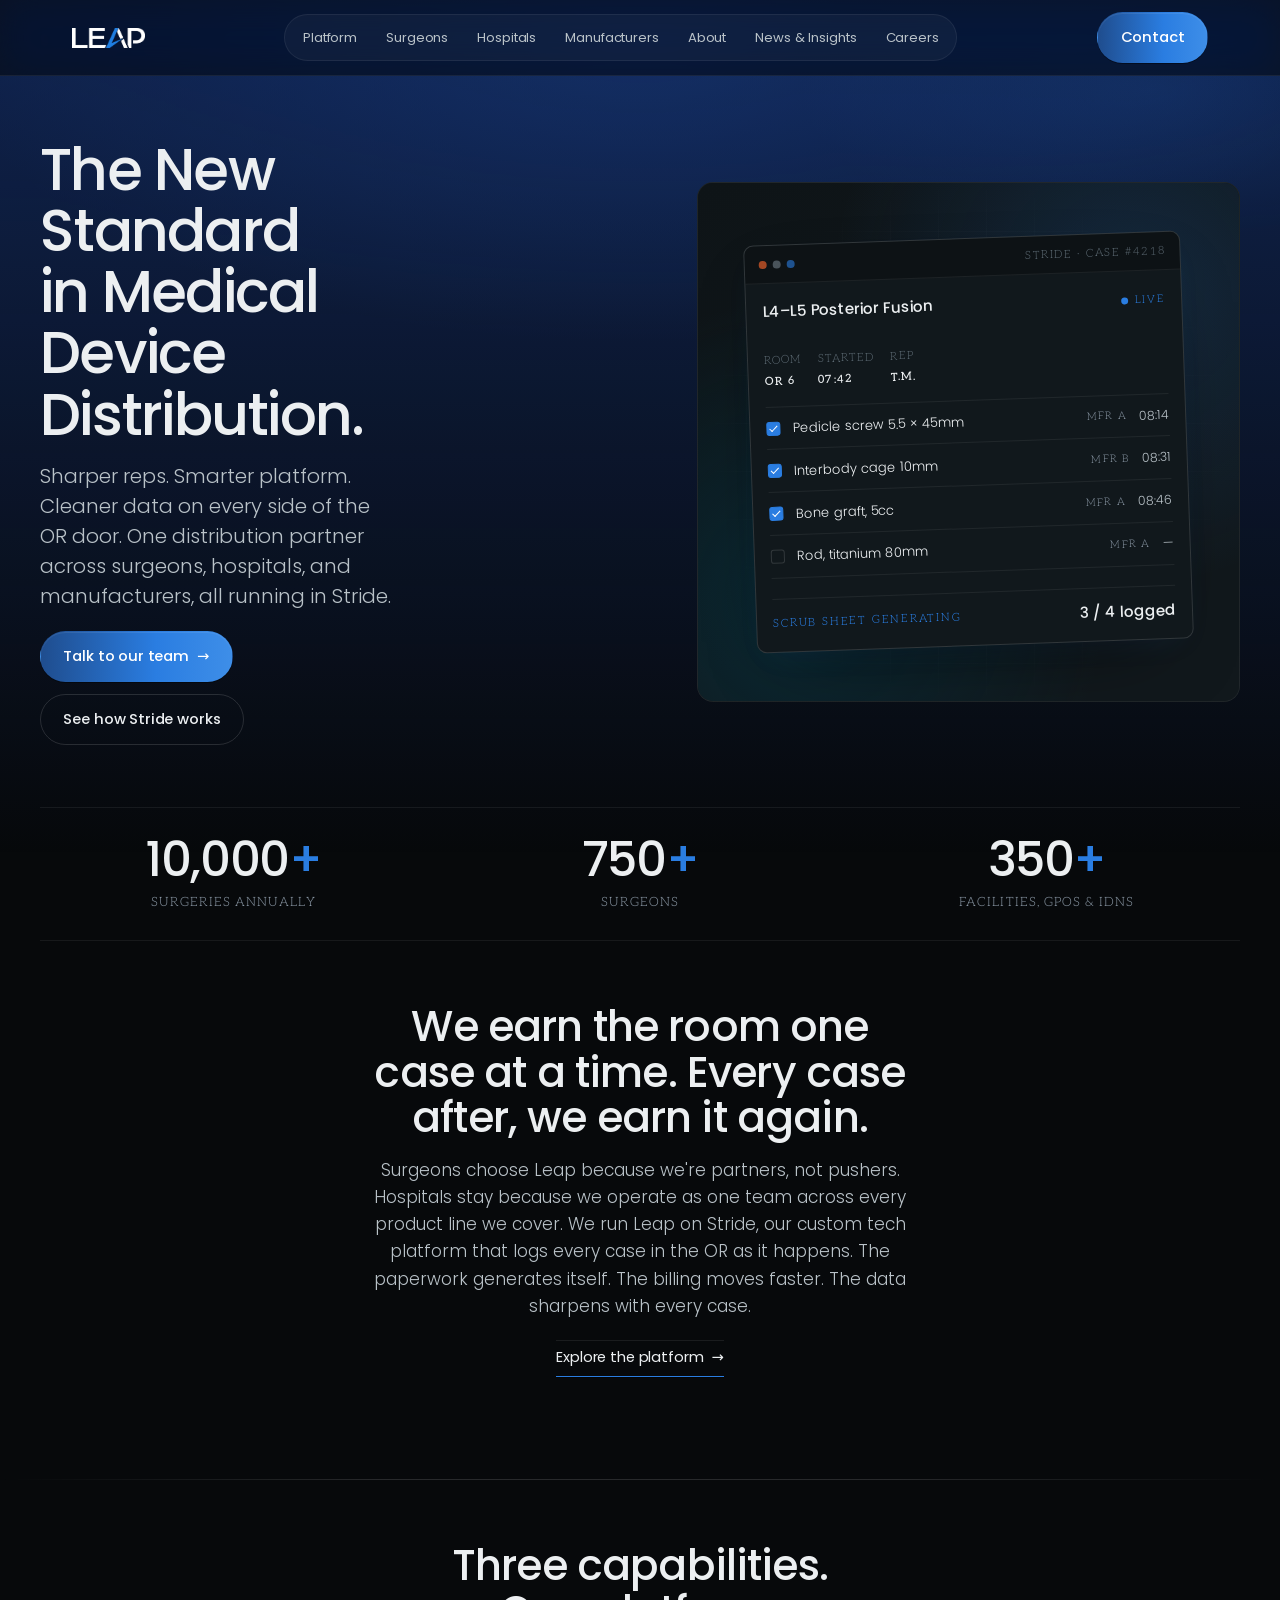
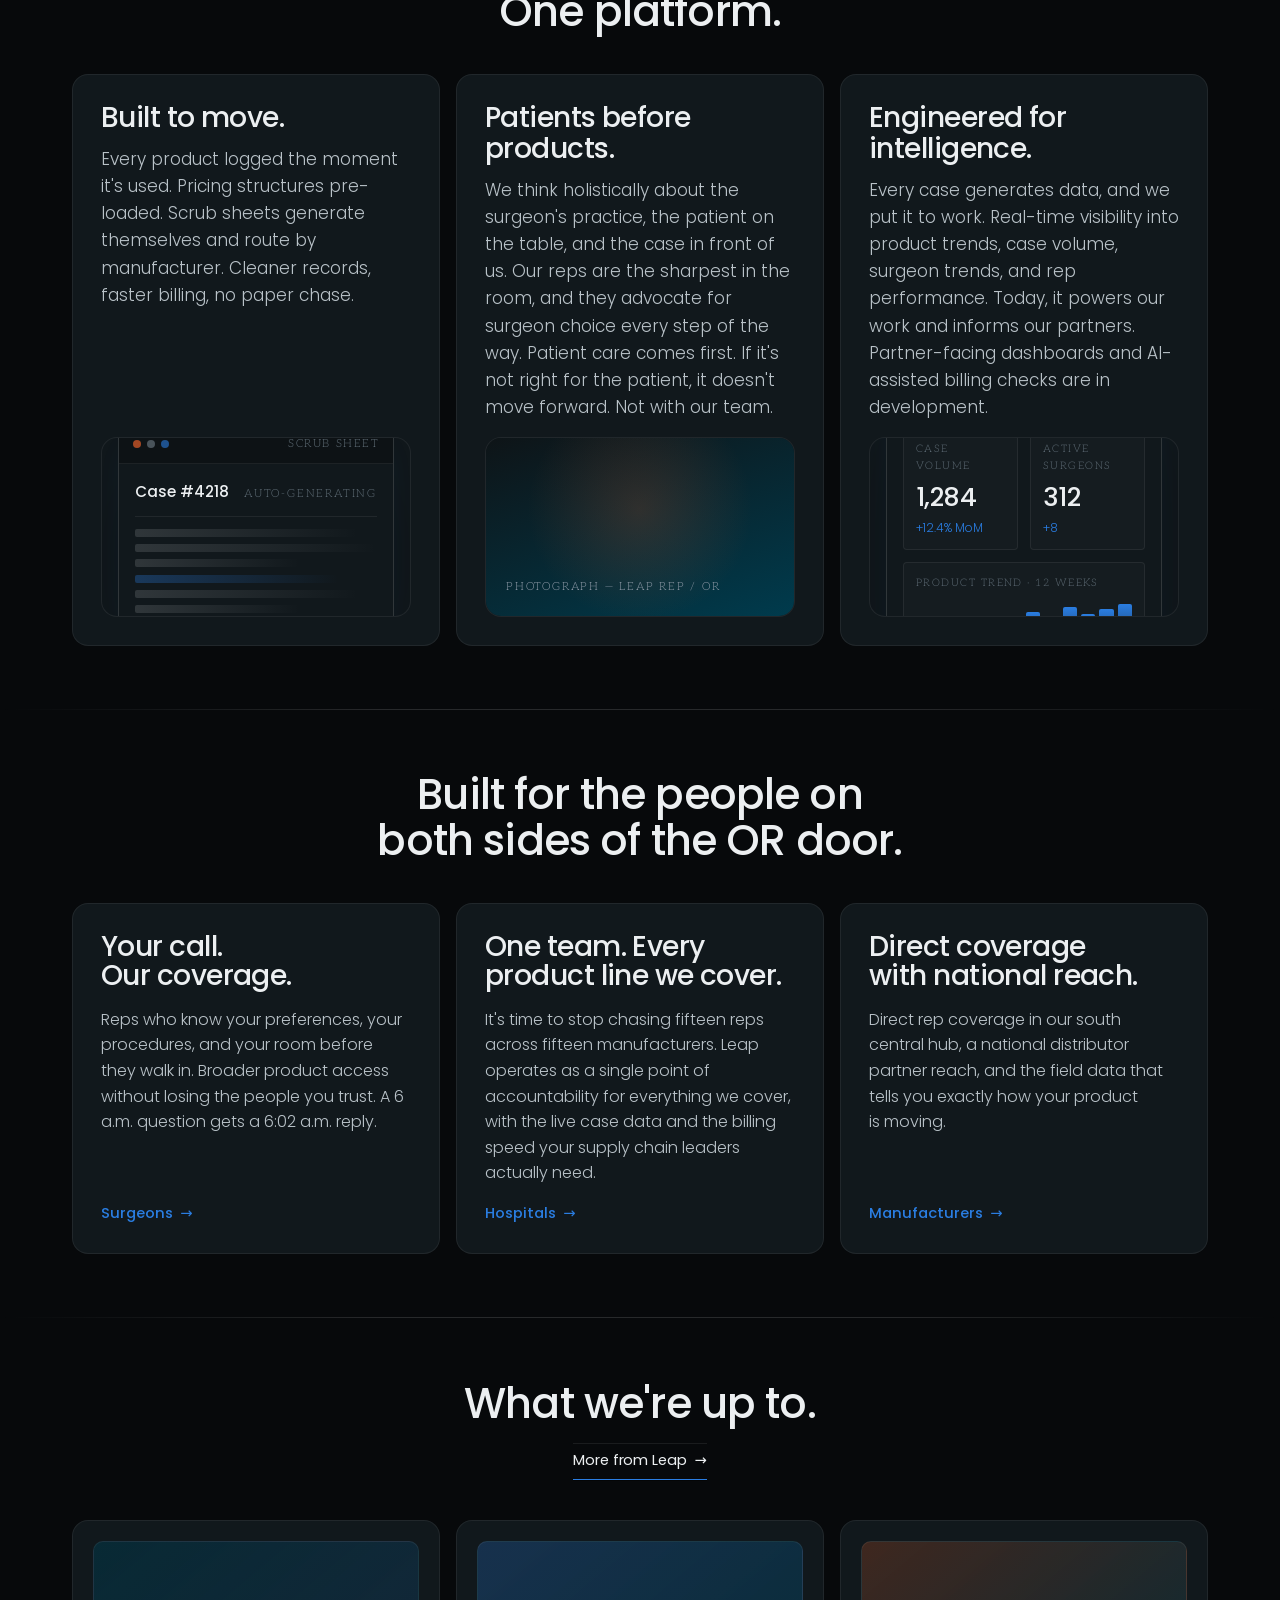
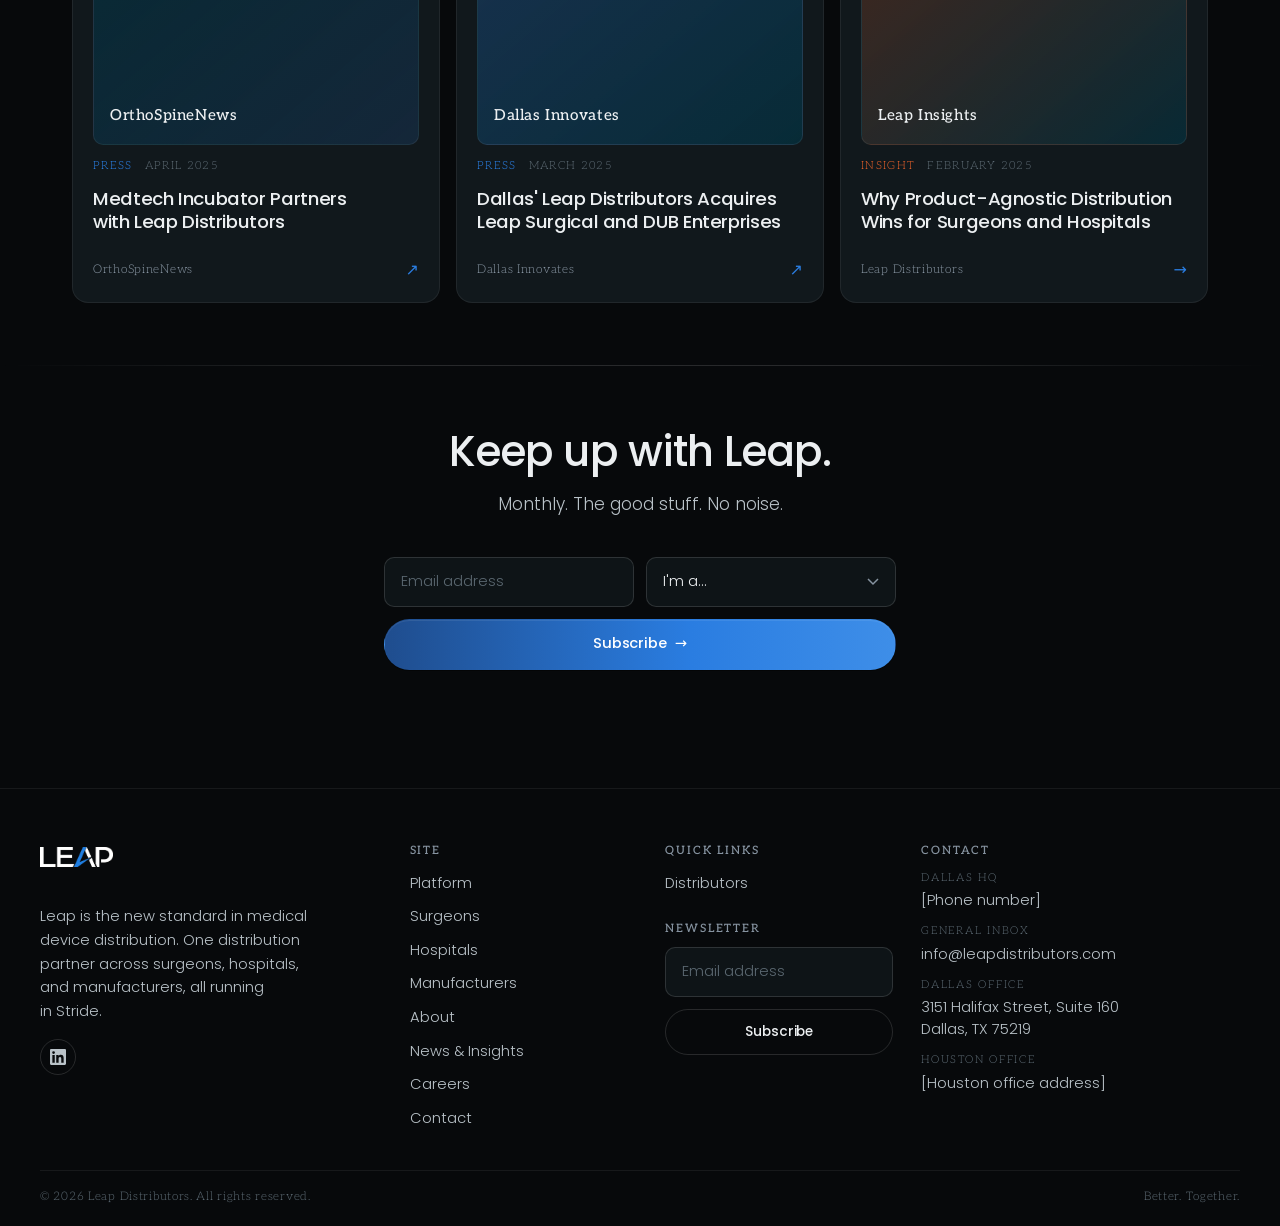
<file: assets/Website content/index.html>
<!DOCTYPE html>
<html lang="en">
<head>
  <meta charset="UTF-8">
  <meta name="viewport" content="width=device-width, initial-scale=1.0">
  <title>Leap Distributors | The New Standard in Medical Device Distribution</title>
  <meta name="description" content="One distribution partner across surgeons, hospitals, and manufacturers, all running in Stride.">
  <link rel="preconnect" href="https://fonts.googleapis.com">
  <link rel="preconnect" href="https://fonts.gstatic.com" crossorigin>
  <link href="https://fonts.googleapis.com/css2?family=Aleo:wght@500;600&family=Poppins:wght@300;400;500;600&display=swap" rel="stylesheet">
  <link rel="stylesheet" href="assets/css/tokens.css">
  <link rel="stylesheet" href="assets/css/base.css">
  <link rel="stylesheet" href="assets/css/components.css">
  <link rel="stylesheet" href="assets/css/placeholders.css">
</head>
<body>

  <!-- ===== NAV ===== -->
  <header class="nav" data-nav>
    <div class="container">
      <div class="nav__inner">
        <a class="nav__brand" href="index.html" aria-label="Leap Distributors">
          <img class="nav__brand-mark" src="assets/img/leap-mark.png" alt="">
        </a>
        <nav class="nav__pillbar" aria-label="Primary">
          <a class="nav__link" href="platform.html" data-nav-link>Platform</a>
          <a class="nav__link" href="for-surgeons.html" data-nav-link>Surgeons</a>
          <a class="nav__link" href="for-hospitals.html" data-nav-link>Hospitals</a>
          <a class="nav__link" href="for-manufacturers.html" data-nav-link>Manufacturers</a>
          <a class="nav__link" href="about.html" data-nav-link>About</a>
          <a class="nav__link" href="news.html" data-nav-link>News &amp; Insights</a>
          <a class="nav__link" href="careers.html" data-nav-link>Careers</a>
        </nav>
        <a class="btn nav__cta" href="contact.html">Contact</a>
        <button class="nav__toggle" type="button" aria-label="Open menu" aria-expanded="false" data-nav-toggle>
          <span class="nav__toggle-bars" aria-hidden="true"></span>
        </button>
      </div>
    </div>

    <div class="nav__overlay" data-nav-overlay aria-hidden="true"></div>
    <aside class="nav__drawer" aria-label="Menu">
      <div class="nav__drawer-head">
        <span class="nav__drawer-label">Menu</span>
        <button class="nav__drawer-close" type="button" aria-label="Close menu" data-nav-close>×</button>
      </div>
      <div class="nav__drawer-list">
        <a class="nav__drawer-link" href="platform.html" data-nav-link>Platform</a>
        <a class="nav__drawer-link" href="for-surgeons.html" data-nav-link>Surgeons</a>
        <a class="nav__drawer-link" href="for-hospitals.html" data-nav-link>Hospitals</a>
        <a class="nav__drawer-link" href="for-manufacturers.html" data-nav-link>Manufacturers</a>
        <a class="nav__drawer-link" href="about.html" data-nav-link>About</a>
        <a class="nav__drawer-link" href="news.html" data-nav-link>News &amp; Insights</a>
        <a class="nav__drawer-link" href="careers.html" data-nav-link>Careers</a>
      </div>
      <a class="btn nav__drawer-cta" href="contact.html">Contact <span class="btn__arrow" aria-hidden="true">→</span></a>
    </aside>
  </header>

  <main>

    <!-- ===== HERO ===== -->
    <section class="hero">
      <div class="container container--wide">
        <div class="hero__grid">
          <div class="hero__copy reveal">
                        <h1 class="hero__h1">The New Standard in Medical Device Distribution.</h1>
            <p class="hero__subhead">Sharper reps. Smarter platform. Cleaner data on every side of the OR door. One distribution partner across surgeons, hospitals, and manufacturers, all running in Stride.</p>
            <div class="hero__ctas cta-group">
              <a class="btn" href="contact.html">Talk to our team <span class="btn__arrow" aria-hidden="true">→</span></a>
              <a class="btn btn--ghost" href="platform.html">See how Stride works</a>
            </div>
          </div>

          <!-- design note: stylized UI fragment of Stride in a case. Placeholder. -->
          <div class="hero__visual reveal" aria-hidden="true">
            <div class="hero-stride">
              <div class="hero-stride__grid"></div>
              <div class="hero-stride__inner">
                <div class="ui-frame">
                  <div class="ui-frame__bar">
                    <span class="ui-frame__dot"></span>
                    <span class="ui-frame__dot"></span>
                    <span class="ui-frame__dot"></span>
                    <span class="ui-frame__title">Stride · Case #4218</span>
                  </div>
                  <div class="ui-frame__body">
                    <div class="stride-case">
                      <div class="stride-case__head">
                        <span class="stride-case__title">L4–L5 Posterior Fusion</span>
                        <span class="stride-case__live">Live</span>
                      </div>
                      <dl class="stride-case__meta">
                        <div><dt>Room</dt><dd>OR 6</dd></div>
                        <div><dt>Started</dt><dd>07:42</dd></div>
                        <div><dt>Rep</dt><dd>T.M.</dd></div>
                      </dl>
                      <div class="stride-case__rows">
                        <div class="stride-row">
                          <span class="stride-row__check stride-row__check--done"></span>
                          <span class="stride-row__name">Pedicle screw 5.5 × 45mm</span>
                          <span class="stride-row__mfr">Mfr A</span>
                          <span class="stride-row__time">08:14</span>
                        </div>
                        <div class="stride-row">
                          <span class="stride-row__check stride-row__check--done"></span>
                          <span class="stride-row__name">Interbody cage 10mm</span>
                          <span class="stride-row__mfr">Mfr B</span>
                          <span class="stride-row__time">08:31</span>
                        </div>
                        <div class="stride-row">
                          <span class="stride-row__check stride-row__check--done"></span>
                          <span class="stride-row__name">Bone graft, 5cc</span>
                          <span class="stride-row__mfr">Mfr A</span>
                          <span class="stride-row__time">08:46</span>
                        </div>
                        <div class="stride-row">
                          <span class="stride-row__check"></span>
                          <span class="stride-row__name">Rod, titanium 80mm</span>
                          <span class="stride-row__mfr">Mfr A</span>
                          <span class="stride-row__time">—</span>
                        </div>
                      </div>
                      <div class="stride-case__footer">
                        <span class="stride-case__status">Scrub sheet generating</span>
                        <span class="stride-case__count">3 / 4 logged</span>
                      </div>
                    </div>
                  </div>
                </div>
              </div>
            </div>
          </div>
        </div>
      </div>
    </section>

    <!-- ===== PROOF BAR ===== -->
    <section class="container container--wide">
      <div class="proof-bar reveal">
        <div class="proof-bar__item">
          <span class="proof-bar__stat tnum">10,000<span class="accent-azure">+</span></span>
          <span class="proof-bar__label">Surgeries annually</span>
        </div>
        <div class="proof-bar__item">
          <span class="proof-bar__stat tnum">750<span class="accent-azure">+</span></span>
          <span class="proof-bar__label">Surgeons</span>
        </div>
        <div class="proof-bar__item">
          <span class="proof-bar__stat tnum">350<span class="accent-azure">+</span></span>
          <span class="proof-bar__label">Facilities, GPOs &amp; IDNs</span>
        </div>
      </div>
    </section>

    <!-- ===== WHAT LEAP IS ===== -->
    <section class="section">
      <div class="container">
        <div class="section-intro reveal">
          <div>
                        <h2 class="section-h2">We earn the room one case at a time. Every case after, we earn it again.</h2>
          </div>
          <div>
            <p class="section-intro__body">Surgeons choose Leap because we're partners, not pushers. Hospitals stay because we operate as one team across every product line we cover. We run Leap on Stride, our custom tech platform that logs every case in the OR as it happens. The paperwork generates itself. The billing moves faster. The data sharpens with every case.</p>
            <div style="margin-top: var(--s-5);">
              <a class="btn btn--text" href="platform.html">Explore the platform <span aria-hidden="true">→</span></a>
            </div>
          </div>
        </div>
      </div>
    </section>

    <hr class="divider">

    <!-- ===== THE THREE CAPABILITIES ===== -->
    <section class="section">
      <div class="container">
        <div class="section-intro reveal">
          <div>
                        <h2 class="section-h2">Three capabilities. One platform.</h2>
          </div>
        </div>

        <div class="capabilities capabilities--compact">
          <!-- Capability 1 -->
          <div class="capability reveal">
            <div class="capability__copy">
                            <h3 class="capability__h3">Built to move.</h3>
              <p class="capability__body">Every product logged the moment it's used. Pricing structures pre-loaded. Scrub sheets generate themselves and route by manufacturer. Cleaner records, faster billing, no paper chase.</p>
            </div>
            <div class="capability__visual" aria-hidden="true">
              <div style="position:absolute; inset:0; padding: var(--s-4); display:flex; align-items:center; justify-content:center;">
                <div class="ui-frame" style="width: 100%;">
                  <div class="ui-frame__bar">
                    <span class="ui-frame__dot"></span>
                    <span class="ui-frame__dot"></span>
                    <span class="ui-frame__dot"></span>
                    <span class="ui-frame__title">Scrub sheet</span>
                  </div>
                  <div class="ui-frame__body">
                    <div class="stride-scrub">
                      <div class="stride-scrub__header">
                        <span style="font-family: var(--font-display); font-weight: var(--weight-medium); font-size: 0.95rem;">Case #4218</span>
                        <span class="stride-scrub__num">Auto-generating</span>
                      </div>
                      <div class="stride-scrub__lines">
                        <span class="stride-scrub__line"></span>
                        <span class="stride-scrub__line"></span>
                        <span class="stride-scrub__line"></span>
                        <span class="stride-scrub__line"></span>
                        <span class="stride-scrub__line"></span>
                        <span class="stride-scrub__line"></span>
                      </div>
                    </div>
                  </div>
                </div>
              </div>
            </div>
          </div>

          <!-- Capability 2 -->
          <div class="capability reveal">
            <div class="capability__copy">
                            <h3 class="capability__h3">Patients before products.</h3>
              <p class="capability__body">We think holistically about the surgeon's practice, the patient on the table, and the case in front of us. Our reps are the sharpest in the room, and they advocate for surgeon choice every step of the way. Patient care comes first. If it's not right for the patient, it doesn't move forward. Not with our team.</p>
            </div>
            <div class="capability__visual" aria-hidden="true">
              <!-- design note: photograph of a Leap rep in the field or OR. Placeholder treatment. -->
              <div style="position:absolute; inset:0; background: radial-gradient(circle at 50% 40%, rgba(227, 95, 42, 0.18), transparent 60%), linear-gradient(160deg, var(--bg-elevated), var(--brand-teal)); display:flex; align-items:flex-end; padding: var(--s-5);">
                <div style="font-family: var(--font-eyebrow); font-size: 0.7rem; letter-spacing: 0.16em; text-transform: uppercase; color: var(--fg-dim);">Photograph — Leap rep / OR</div>
              </div>
            </div>
          </div>

          <!-- Capability 3 -->
          <div class="capability reveal">
            <div class="capability__copy">
                            <h3 class="capability__h3">Engineered for intelligence.</h3>
              <p class="capability__body">Every case generates data, and we put it to work. Real-time visibility into product trends, case volume, surgeon trends, and rep performance. Today, it powers our work and informs our partners. Partner-facing dashboards and AI-assisted billing checks are in development.</p>
            </div>
            <div class="capability__visual" aria-hidden="true">
              <div style="position:absolute; inset:0; padding: var(--s-4); display:flex; align-items:center;">
                <div class="ui-frame" style="width: 100%;">
                  <div class="ui-frame__bar">
                    <span class="ui-frame__dot"></span>
                    <span class="ui-frame__dot"></span>
                    <span class="ui-frame__dot"></span>
                    <span class="ui-frame__title">Insights</span>
                  </div>
                  <div class="ui-frame__body">
                    <div class="bi">
                      <div class="bi__card">
                        <div class="bi__label">Case Volume</div>
                        <div class="bi__value tnum">1,284</div>
                        <div class="bi__delta">+12.4% MoM</div>
                      </div>
                      <div class="bi__card">
                        <div class="bi__label">Active Surgeons</div>
                        <div class="bi__value tnum">312</div>
                        <div class="bi__delta">+8</div>
                      </div>
                      <div class="bi__card bi__card--span">
                        <div class="bi__label">Product Trend · 12 weeks</div>
                        <div class="bi__bars">
                          <span class="bi__bar"></span><span class="bi__bar"></span><span class="bi__bar"></span>
                          <span class="bi__bar"></span><span class="bi__bar"></span><span class="bi__bar"></span>
                          <span class="bi__bar"></span><span class="bi__bar"></span><span class="bi__bar"></span>
                          <span class="bi__bar"></span><span class="bi__bar"></span><span class="bi__bar"></span>
                        </div>
                      </div>
                    </div>
                  </div>
                </div>
              </div>
            </div>
          </div>
        </div>
      </div>
    </section>

    <hr class="divider">

    <!-- ===== WHO LEAP IS FOR ===== -->
    <section class="section">
      <div class="container">
        <div class="section-intro reveal">
          <div>
                        <h2 class="section-h2 section-h2--wide">Built for the people on both sides of the OR door.</h2>
          </div>
        </div>

        <div class="audience-grid">
          <a class="audience-card reveal" href="for-surgeons.html">
                        <h3 class="audience-card__hed">Your call. Our coverage.</h3>
            <p class="audience-card__sub">Reps who know your preferences, your procedures, and your room before they walk in. Broader product access without losing the people you trust. A 6 a.m. question gets a 6:02 a.m. reply.</p>
            <span class="audience-card__cta">Surgeons <span class="audience-card__cta-arrow" aria-hidden="true">→</span></span>
          </a>
          <a class="audience-card reveal" href="for-hospitals.html">
                        <h3 class="audience-card__hed">One team. Every product line we cover.</h3>
            <p class="audience-card__sub">It's time to stop chasing fifteen reps across fifteen manufacturers. Leap operates as a single point of accountability for everything we cover, with the live case data and the billing speed your supply chain leaders actually need.</p>
            <span class="audience-card__cta">Hospitals <span class="audience-card__cta-arrow" aria-hidden="true">→</span></span>
          </a>
          <a class="audience-card reveal" href="for-manufacturers.html">
                        <h3 class="audience-card__hed">Direct coverage with national reach.</h3>
            <p class="audience-card__sub">Direct rep coverage in our south central hub, a national distributor partner reach, and the field data that tells you exactly how your product is moving.</p>
            <span class="audience-card__cta">Manufacturers <span class="audience-card__cta-arrow" aria-hidden="true">→</span></span>
          </a>
        </div>
      </div>
    </section>

    <hr class="divider">

    <!-- ===== IN THE NEWS ===== -->
    <section class="section">
      <div class="container">
        <div class="section-intro reveal">
          <div>
                        <h2 class="section-h2">What we're up to.</h2>
          </div>
          <div style="display:flex; align-items:end; justify-content:flex-end;">
            <a class="btn btn--text" href="news.html">More from Leap <span aria-hidden="true">→</span></a>
          </div>
        </div>

        <div class="news-list">
          <a class="news-card reveal" href="news.html" target="_blank" rel="noopener">
            <div class="news-card__visual">
              <span class="news-card__pubmark">OrthoSpineNews</span>
            </div>
            <div class="news-card__meta">
              <span class="news-card__type">Press</span>
              <span>April 2025</span>
            </div>
            <h3 class="news-card__hed">Medtech Incubator Partners with Leap Distributors</h3>
            <div class="news-card__footer">
              <span class="news-card__source">OrthoSpineNews</span>
              <span class="news-card__arrow" aria-hidden="true">↗</span>
            </div>
          </a>

          <a class="news-card reveal" href="news.html" target="_blank" rel="noopener">
            <div class="news-card__visual news-card__visual--azure">
              <span class="news-card__pubmark">Dallas Innovates</span>
            </div>
            <div class="news-card__meta">
              <span class="news-card__type">Press</span>
              <span>March 2025</span>
            </div>
            <h3 class="news-card__hed">Dallas' Leap Distributors Acquires Leap Surgical and DUB Enterprises</h3>
            <div class="news-card__footer">
              <span class="news-card__source">Dallas Innovates</span>
              <span class="news-card__arrow" aria-hidden="true">↗</span>
            </div>
          </a>

          <a class="news-card reveal" href="news.html">
            <div class="news-card__visual news-card__visual--persimmon">
              <span class="news-card__pubmark">Leap Insights</span>
            </div>
            <div class="news-card__meta">
              <span class="news-card__type news-card__type--insight">Insight</span>
              <span>February 2025</span>
            </div>
            <h3 class="news-card__hed">Why Product-Agnostic Distribution Wins for Surgeons and Hospitals</h3>
            <div class="news-card__footer">
              <span class="news-card__source">Leap Distributors</span>
              <span class="news-card__arrow" aria-hidden="true">→</span>
            </div>
          </a>
        </div>
      </div>
    </section>

    <hr class="divider">

    <!-- ===== NEWSLETTER ===== -->
    <section class="section">
      <div class="container container--narrow">
        <div class="section-intro reveal" style="text-align:center; grid-template-columns: 1fr;">
                    <h2 class="section-h2" style="margin: 0 auto; max-width: 24ch;">Keep up with Leap.</h2>
          <p class="section-intro__body" style="margin: 0 auto;">Monthly. The good stuff. No noise.</p>
        </div>

        <form class="newsletter reveal" data-newsletter-form style="max-width: 32rem; margin: 0 auto;">
          <div class="newsletter__row" data-newsletter-row style="grid-template-columns: 1fr 1fr;">
            <input class="newsletter__input" type="email" name="email" placeholder="Email address" required aria-label="Email address">
            <select class="newsletter__select" name="audience" aria-label="I'm a">
              <option value="" selected disabled>I'm a…</option>
              <option value="surgeon">Surgeon</option>
              <option value="hospital">Hospital or health system</option>
              <option value="manufacturer">Manufacturer</option>
              <option value="distributor">Independent rep or distributor group</option>
            </select>
          </div>
          <div class="newsletter__row" data-newsletter-row>
            <button class="btn" type="submit">Subscribe <span class="btn__arrow" aria-hidden="true">→</span></button>
          </div>
          <p class="newsletter__success" data-newsletter-success style="display:none;"></p>
        </form>
      </div>
    </section>

  </main>

  <!-- ===== FOOTER ===== -->
  <footer class="footer">
    <div class="container container--wide">
      <div class="footer__grid">
        <div>
          <a class="nav__brand" href="index.html" aria-label="Leap Distributors" style="margin-bottom: var(--s-5);">
            <img class="nav__brand-mark" src="assets/img/leap-mark.png" alt="">
          </a>
          <p class="footer__about-text" style="margin-top: var(--s-4);">Leap is the new standard in medical device distribution. One distribution partner across surgeons, hospitals, and manufacturers, all running in Stride.</p>
          <a class="footer__social" href="#" target="_blank" rel="noopener" aria-label="Leap Distributors on LinkedIn">
            <svg xmlns="http://www.w3.org/2000/svg" width="16" height="16" viewBox="0 0 24 24" fill="currentColor" aria-hidden="true"><path d="M20.45 20.45h-3.55v-5.57c0-1.33-.03-3.04-1.85-3.04-1.85 0-2.13 1.45-2.13 2.94v5.67H9.36V9h3.41v1.56h.05c.48-.9 1.64-1.85 3.38-1.85 3.61 0 4.28 2.38 4.28 5.47v6.27zM5.34 7.43a2.06 2.06 0 1 1 0-4.13 2.06 2.06 0 0 1 0 4.13zM7.12 20.45H3.55V9h3.57v11.45zM22.22 0H1.77C.79 0 0 .77 0 1.73v20.54C0 23.23.79 24 1.77 24h20.45c.98 0 1.78-.77 1.78-1.73V1.73C24 .77 23.2 0 22.22 0z"/></svg>
          </a>
        </div>

        <div>
          <h2 class="footer__col-h">Site</h2>
          <ul class="footer__links">
            <li><a class="footer__link" href="platform.html">Platform</a></li>
            <li><a class="footer__link" href="for-surgeons.html">Surgeons</a></li>
            <li><a class="footer__link" href="for-hospitals.html">Hospitals</a></li>
            <li><a class="footer__link" href="for-manufacturers.html">Manufacturers</a></li>
            <li><a class="footer__link" href="about.html">About</a></li>
            <li><a class="footer__link" href="news.html">News &amp; Insights</a></li>
            <li><a class="footer__link" href="careers.html">Careers</a></li>
            <li><a class="footer__link" href="contact.html">Contact</a></li>
          </ul>
        </div>

        <div>
          <h2 class="footer__col-h">Quick links</h2>
          <ul class="footer__links">
            <li><a class="footer__link" href="distributors.html">Distributors</a></li>
          </ul>
          <h2 class="footer__col-h" style="margin-top: var(--s-6);">Newsletter</h2>
          <form class="newsletter" data-newsletter-form>
            <div class="newsletter__row" data-newsletter-row>
              <input class="newsletter__input" type="email" name="email" placeholder="Email address" required aria-label="Email address">
            </div>
            <div class="newsletter__row" data-newsletter-row>
              <button class="btn btn--ghost" type="submit" style="padding: 0.7rem 1.25rem; font-size: 0.85rem;">Subscribe</button>
            </div>
            <p class="newsletter__success" data-newsletter-success style="display:none;"></p>
          </form>
        </div>

        <div>
          <h2 class="footer__col-h">Contact</h2>
          <div class="footer__contact">
            <div>
              <span class="footer__address-label">Dallas HQ</span>
              <a class="footer__link" href="tel:">[Phone number]</a>
            </div>
            <div>
              <span class="footer__address-label">General inbox</span>
              <a class="footer__link" href="mailto:info@leapdistributors.com">info@leapdistributors.com</a>
            </div>
            <address class="footer__address">
              <span class="footer__address-label">Dallas office</span>
              3151 Halifax Street, Suite 160<br>
              Dallas, TX 75219
            </address>
            <address class="footer__address">
              <span class="footer__address-label">Houston office</span>
              [Houston office address]
            </address>
          </div>
        </div>
      </div>

      <div class="footer__strip">
        <span>© <span data-year></span> Leap Distributors. All rights reserved.</span>
        <span>Better. Together.</span>
      </div>
    </div>
  </footer>

  <script src="assets/js/main.js"></script>
</body>
</html>
</file>
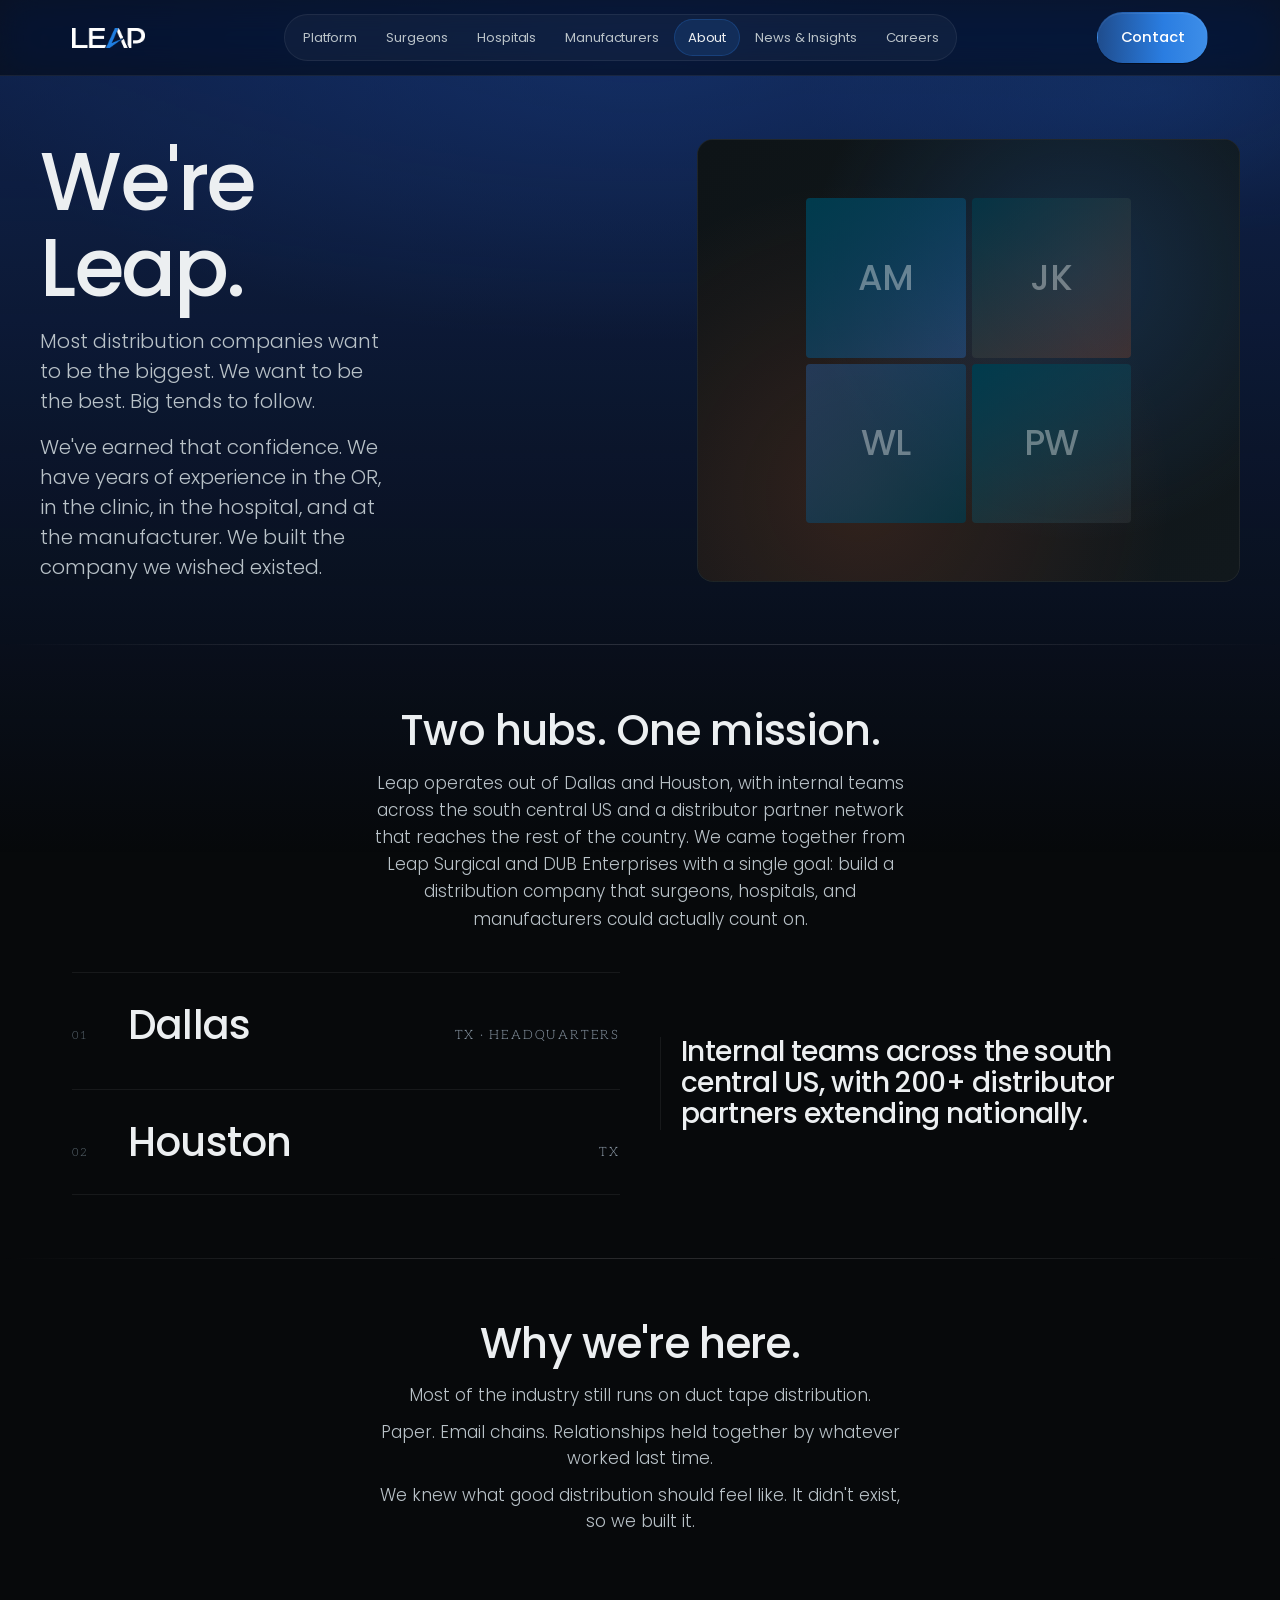
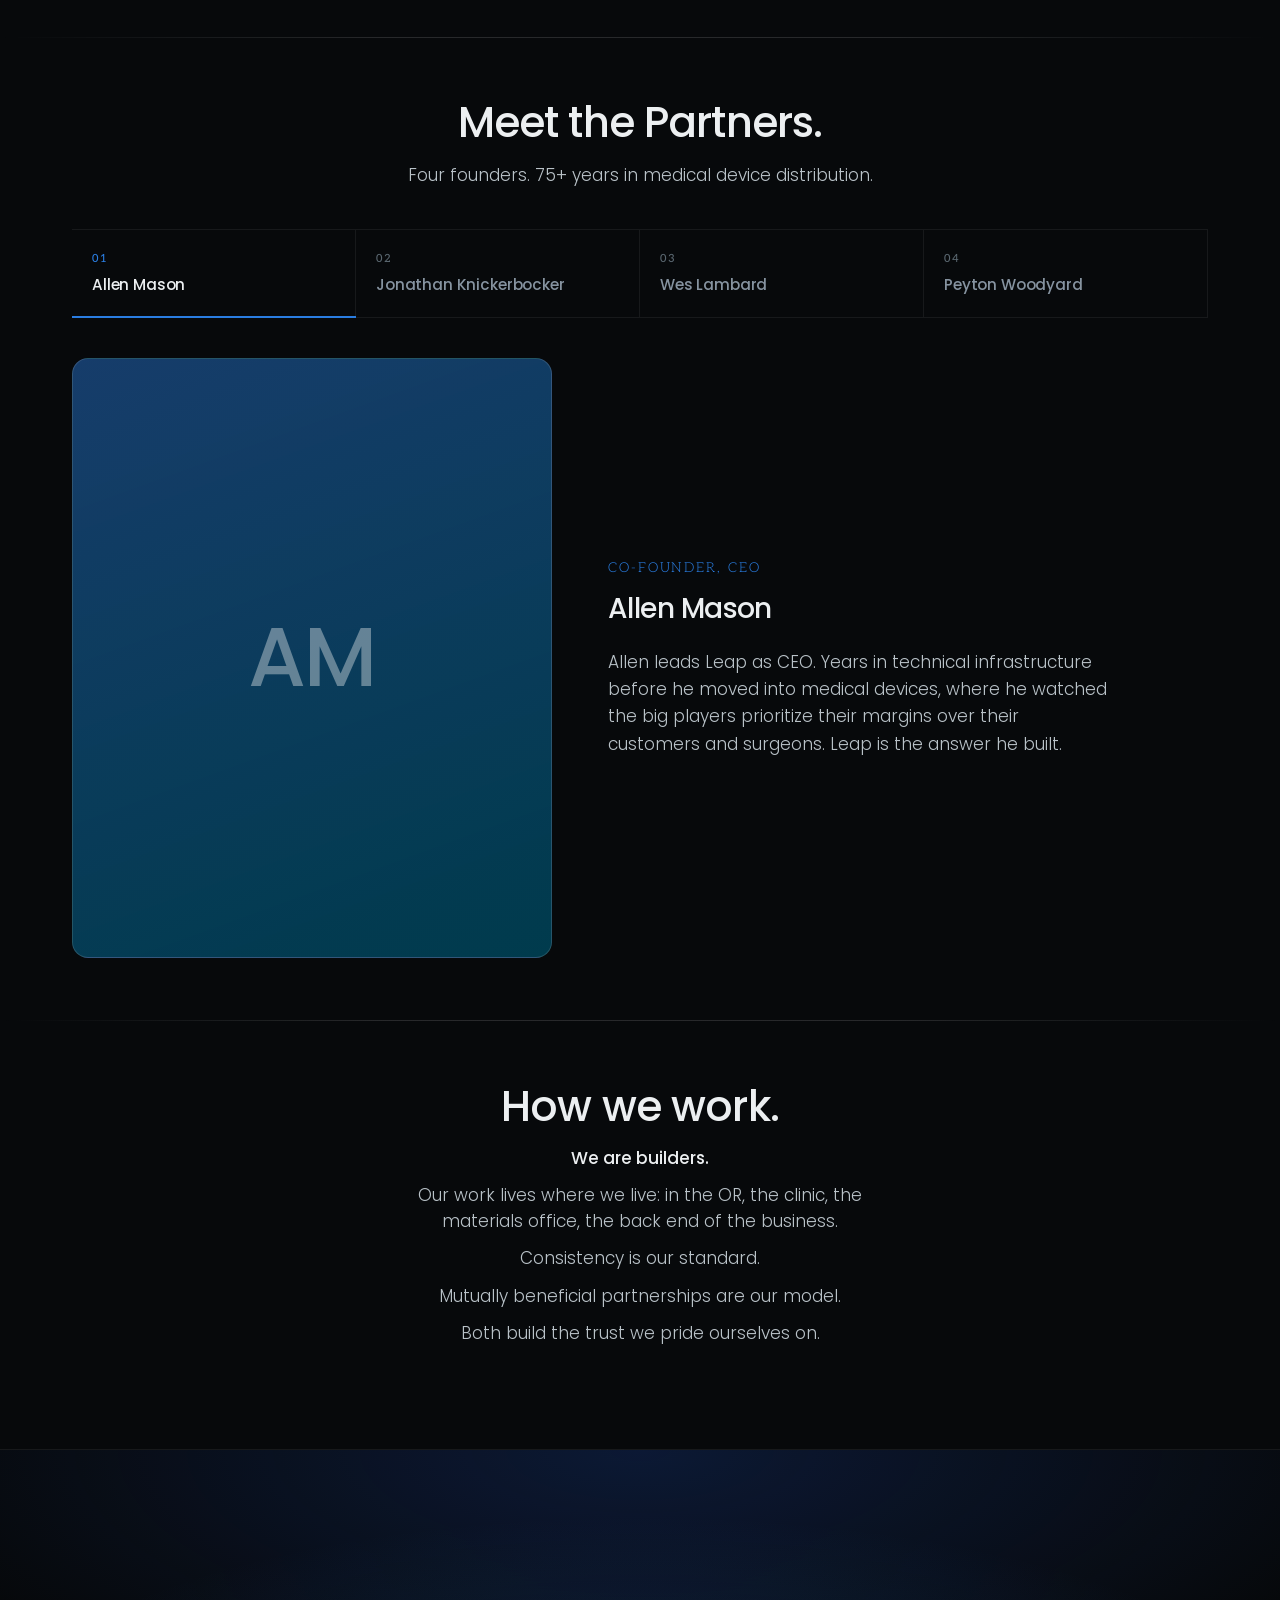
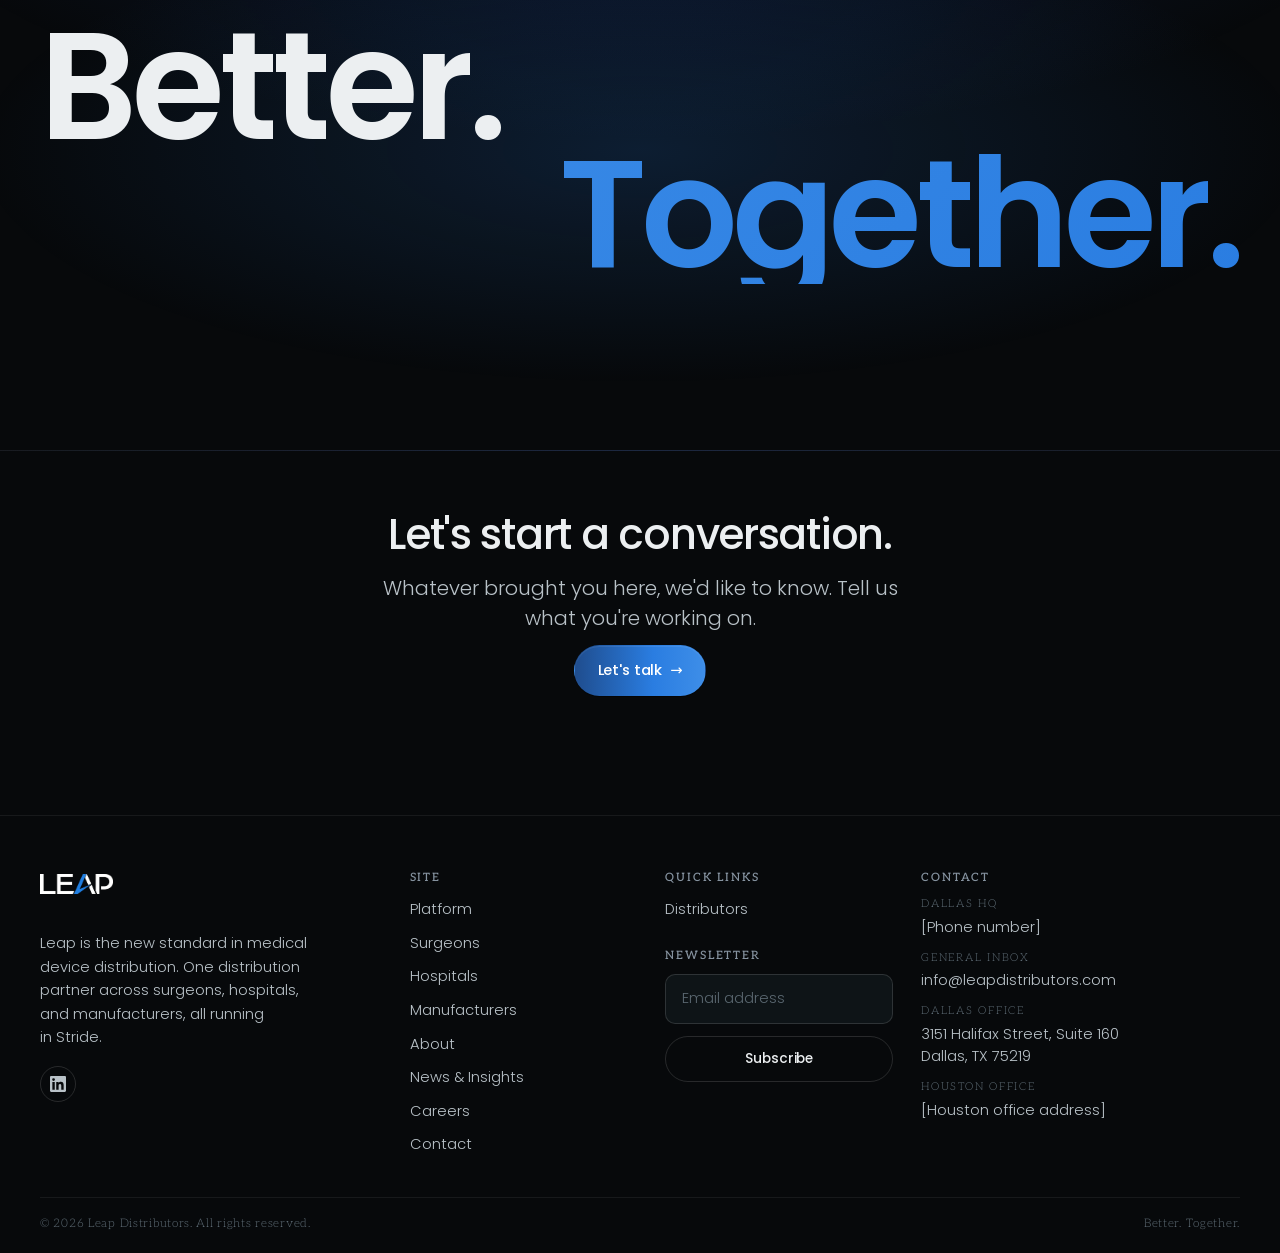
<file: assets/Website content/about.html>
<!DOCTYPE html>
<html lang="en">
<head>
  <meta charset="UTF-8">
  <meta name="viewport" content="width=device-width, initial-scale=1.0">
  <title>About | Leap Distributors</title>
  <meta name="description" content="We're Leap. Most distribution companies want to be the biggest. We want to be the best.">
  <link rel="preconnect" href="https://fonts.googleapis.com">
  <link rel="preconnect" href="https://fonts.gstatic.com" crossorigin>
  <link href="https://fonts.googleapis.com/css2?family=Aleo:wght@500;600&family=Poppins:wght@300;400;500;600&display=swap" rel="stylesheet">
  <link rel="stylesheet" href="assets/css/tokens.css">
  <link rel="stylesheet" href="assets/css/base.css">
  <link rel="stylesheet" href="assets/css/components.css">
  <link rel="stylesheet" href="assets/css/placeholders.css">
</head>
<body>

  <header class="nav" data-nav>
    <div class="container">
      <div class="nav__inner">
        <a class="nav__brand" href="index.html" aria-label="Leap Distributors">
          <img class="nav__brand-mark" src="assets/img/leap-mark.png" alt="">
        </a>
        <nav class="nav__pillbar" aria-label="Primary">
          <a class="nav__link" href="platform.html" data-nav-link>Platform</a>
          <a class="nav__link" href="for-surgeons.html" data-nav-link>Surgeons</a>
          <a class="nav__link" href="for-hospitals.html" data-nav-link>Hospitals</a>
          <a class="nav__link" href="for-manufacturers.html" data-nav-link>Manufacturers</a>
          <a class="nav__link" href="about.html" data-nav-link>About</a>
          <a class="nav__link" href="news.html" data-nav-link>News &amp; Insights</a>
          <a class="nav__link" href="careers.html" data-nav-link>Careers</a>
        </nav>
        <a class="btn nav__cta" href="contact.html">Contact</a>
        <button class="nav__toggle" type="button" aria-label="Open menu" aria-expanded="false" data-nav-toggle>
          <span class="nav__toggle-bars" aria-hidden="true"></span>
        </button>
      </div>
    </div>

    <div class="nav__overlay" data-nav-overlay aria-hidden="true"></div>
    <aside class="nav__drawer" aria-label="Menu">
      <div class="nav__drawer-head">
        <span class="nav__drawer-label">Menu</span>
        <button class="nav__drawer-close" type="button" aria-label="Close menu" data-nav-close>×</button>
      </div>
      <div class="nav__drawer-list">
        <a class="nav__drawer-link" href="platform.html" data-nav-link>Platform</a>
        <a class="nav__drawer-link" href="for-surgeons.html" data-nav-link>Surgeons</a>
        <a class="nav__drawer-link" href="for-hospitals.html" data-nav-link>Hospitals</a>
        <a class="nav__drawer-link" href="for-manufacturers.html" data-nav-link>Manufacturers</a>
        <a class="nav__drawer-link" href="about.html" data-nav-link>About</a>
        <a class="nav__drawer-link" href="news.html" data-nav-link>News &amp; Insights</a>
        <a class="nav__drawer-link" href="careers.html" data-nav-link>Careers</a>
      </div>
      <a class="btn nav__drawer-cta" href="contact.html">Contact <span class="btn__arrow" aria-hidden="true">→</span></a>
    </aside>
  </header>

  <main>

    <!-- ===== HERO ===== -->
    <section class="hero">
      <div class="container container--wide">
        <div class="hero__grid">
          <div class="hero__copy reveal">
                        <h1 class="hero__h1 hero__h1--display">We're Leap.</h1>
            <p class="hero__subhead">Most distribution companies want to be the biggest. We want to be the best. Big tends to follow.</p>
            <p class="hero__subhead" style="margin-top: var(--s-4);">We've earned that confidence. We have years of experience in the OR, in the clinic, in the hospital, and at the manufacturer. We built the company we wished existed.</p>
          </div>

          <!-- design note: real photograph of the founding team. Placeholder — quad tile -->
          <div class="hero__visual reveal" aria-hidden="true">
            <div class="about-hero-visual">
              <div class="about-hero-visual__quad">
                <div class="about-hero-visual__tile" data-initials="AM"></div>
                <div class="about-hero-visual__tile" data-initials="JK"></div>
                <div class="about-hero-visual__tile" data-initials="WL"></div>
                <div class="about-hero-visual__tile" data-initials="PW"></div>
              </div>
            </div>
          </div>
        </div>
      </div>
    </section>

    <hr class="divider">

    <!-- ===== OUR FOOTPRINT ===== -->
    <section class="section">
      <div class="container">
        <div class="section-intro reveal">
          <div>
                        <h2 class="section-h2">Two hubs. One mission.</h2>
          </div>
          <div>
            <p class="section-intro__body">Leap operates out of Dallas and Houston, with internal teams across the south central US and a distributor partner network that reaches the rest of the country. We came together from Leap Surgical and DUB Enterprises with a single goal: build a distribution company that surgeons, hospitals, and manufacturers could actually count on.</p>
          </div>
        </div>

        <div class="footprint reveal">
          <div class="footprint__cities">
            <div class="footprint__city">
              <span class="footprint__city-num">01</span>
              <span class="footprint__city-name">Dallas</span>
              <span class="footprint__city-state">TX · Headquarters</span>
            </div>
            <div class="footprint__city">
              <span class="footprint__city-num">02</span>
              <span class="footprint__city-name">Houston</span>
              <span class="footprint__city-state">TX</span>
            </div>
          </div>
          <div style="display:flex; flex-direction:column; gap: var(--s-3); padding-left: var(--s-5); border-left: 1px solid var(--line);">
                        <p style="font-family: var(--font-display); font-size: var(--fs-h3); font-weight: var(--weight-medium); letter-spacing: var(--tracking-tight); line-height: 1.1;">Internal teams across the south central US, with 200+ distributor partners extending nationally.</p>
          </div>
        </div>
      </div>
    </section>

    <hr class="divider">

    <!-- ===== WHY WE'RE HERE ===== -->
    <section class="section">
      <div class="container">
        <div class="section-intro reveal">
          <div>
                        <h2 class="section-h2">Why we're here.</h2>
          </div>
          <div>
            <div class="prose-rhythm">
              <p>Most of the industry still runs on duct tape distribution.</p>
              <p>Paper. Email chains. Relationships held together by whatever worked last time.</p>
              <p>We knew what good distribution should feel like. It didn't exist, so we built it.</p>
            </div>
          </div>
        </div>
      </div>
    </section>

    <hr class="divider">

    <!-- ===== MEET THE PARTNERS ===== -->
    <section class="section">
      <div class="container">
        <div class="section-intro reveal">
          <div>
                        <h2 class="section-h2">Meet the Partners.</h2>
          </div>
          <div>
            <p class="section-intro__body">Four founders. 75+ years in medical device distribution.</p>
          </div>
        </div>

        <!-- Founder selector: horizontal sliding indicator with animated bio swap -->
        <div class="founders reveal" data-founders>
          <div class="founders__tabs" role="tablist" aria-label="Founders">
            <button class="founders__tab" role="tab" id="founder-tab-0" aria-selected="true" aria-controls="founder-panel-0" data-founder-tab>
              <span class="founders__tab-num">01</span>
              <span>Allen Mason</span>
            </button>
            <button class="founders__tab" role="tab" id="founder-tab-1" aria-selected="false" aria-controls="founder-panel-1" tabindex="-1" data-founder-tab>
              <span class="founders__tab-num">02</span>
              <span>Jonathan Knickerbocker</span>
            </button>
            <button class="founders__tab" role="tab" id="founder-tab-2" aria-selected="false" aria-controls="founder-panel-2" tabindex="-1" data-founder-tab>
              <span class="founders__tab-num">03</span>
              <span>Wes Lambard</span>
            </button>
            <button class="founders__tab" role="tab" id="founder-tab-3" aria-selected="false" aria-controls="founder-panel-3" tabindex="-1" data-founder-tab>
              <span class="founders__tab-num">04</span>
              <span>Peyton Woodyard</span>
            </button>
            <span class="founders__indicator" data-founder-indicator aria-hidden="true"></span>
          </div>

          <div class="founders__panels">
            <div class="founders__panel is-active" role="tabpanel" id="founder-panel-0" aria-labelledby="founder-tab-0" data-founder-panel>
              <div class="founders__portrait" data-tone="azure" data-initials="AM" aria-hidden="true"></div>
              <div class="founders__bio">
                <p class="founders__role">Co-Founder, CEO</p>
                <h3 class="founders__name">Allen Mason</h3>
                <p class="founders__body">Allen leads Leap as CEO. Years in technical infrastructure before he moved into medical devices, where he watched the big players prioritize their margins over their customers and surgeons. Leap is the answer he built.</p>
              </div>
            </div>

            <div class="founders__panel" role="tabpanel" id="founder-panel-1" aria-labelledby="founder-tab-1" data-founder-panel>
              <div class="founders__portrait" data-tone="deep" data-initials="JK" aria-hidden="true"></div>
              <div class="founders__bio">
                <p class="founders__role">Co-Founder, VP of Spine</p>
                <h3 class="founders__name">Jonathan Knickerbocker</h3>
                <p class="founders__body">Jonathan is a career field operator who has carried trays, stood in ORs, and built surgeon relationships firsthand. He's known for developing authentic partnerships with physicians and identifying market opportunities for innovative products. He co-founded Leap with Allen to build something better for surgeons and reps alike.</p>
              </div>
            </div>

            <div class="founders__panel" role="tabpanel" id="founder-panel-2" aria-labelledby="founder-tab-2" data-founder-panel>
              <div class="founders__portrait" data-tone="persimmon" data-initials="WL" aria-hidden="true"></div>
              <div class="founders__bio">
                <p class="founders__role">Co-Founder, VP of Sales</p>
                <h3 class="founders__name">Wes Lambard</h3>
                <p class="founders__body">Wes brings decades of experience in medical device distribution with deep market expertise and established hospital relationships. He's known for hands-on field leadership, team development, and an ability to build trust with surgeons and facility stakeholders.</p>
              </div>
            </div>

            <div class="founders__panel" role="tabpanel" id="founder-panel-3" aria-labelledby="founder-tab-3" data-founder-panel>
              <div class="founders__portrait" data-tone="azure" data-initials="PW" aria-hidden="true"></div>
              <div class="founders__bio">
                <p class="founders__role">Co-Founder, VP of Orthopedics</p>
                <h3 class="founders__name">Peyton Woodyard</h3>
                <p class="founders__body">Peyton brings deep market relationships and operational expertise across the distribution landscape. He drives process discipline, team scaling, and the day-to-day execution that enables both reps and manufacturer partners to grow.</p>
              </div>
            </div>
          </div>
        </div>
      </div>
    </section>

    <hr class="divider">

    <!-- ===== HOW WE WORK ===== -->
    <section class="section">
      <div class="container">
        <div class="section-intro reveal">
          <div>
                        <h2 class="section-h2">How we work.</h2>
          </div>
          <div>
            <div class="prose-rhythm">
              <p><strong>We are builders.</strong></p>
              <p>Our work lives where we live: in the OR, the clinic, the materials office, the back end of the business.</p>
              <p>Consistency is our standard.</p>
              <p>Mutually beneficial partnerships are our model.</p>
              <p>Both build the trust we pride ourselves on.</p>
            </div>
          </div>
        </div>
      </div>
    </section>

    <!-- ===== BETTER. TOGETHER. — MOMENT ===== -->
    <section class="better-together" data-better-together>
      <div class="container container--wide">
        <div class="better-together__words">
          <span class="better-together__word better-together__word--one">Better.</span>
          <span class="better-together__word better-together__word--two">Together.</span>
        </div>
      </div>
    </section>

    <!-- ===== CLOSING CTA ===== -->
    <section class="closing-cta" style="border-top: 0;">
      <div class="container">
        <div class="closing-cta__inner reveal">
          <div>
                        <h2 class="closing-cta__h2">Let's start a conversation.</h2>
          </div>
          <div>
            <p class="closing-cta__body">Whatever brought you here, we'd like to know. Tell us what you're working on.</p>
            <div class="closing-cta__ctas">
              <a class="btn" href="contact.html">Let's talk <span class="btn__arrow" aria-hidden="true">→</span></a>
            </div>
          </div>
        </div>
      </div>
    </section>

  </main>

  <footer class="footer">
    <div class="container container--wide">
      <div class="footer__grid">
        <div>
          <a class="nav__brand" href="index.html" aria-label="Leap Distributors" style="margin-bottom: var(--s-5);">
            <img class="nav__brand-mark" src="assets/img/leap-mark.png" alt="">
          </a>
          <p class="footer__about-text" style="margin-top: var(--s-4);">Leap is the new standard in medical device distribution. One distribution partner across surgeons, hospitals, and manufacturers, all running in Stride.</p>
          <a class="footer__social" href="#" target="_blank" rel="noopener" aria-label="Leap Distributors on LinkedIn">
            <svg xmlns="http://www.w3.org/2000/svg" width="16" height="16" viewBox="0 0 24 24" fill="currentColor" aria-hidden="true"><path d="M20.45 20.45h-3.55v-5.57c0-1.33-.03-3.04-1.85-3.04-1.85 0-2.13 1.45-2.13 2.94v5.67H9.36V9h3.41v1.56h.05c.48-.9 1.64-1.85 3.38-1.85 3.61 0 4.28 2.38 4.28 5.47v6.27zM5.34 7.43a2.06 2.06 0 1 1 0-4.13 2.06 2.06 0 0 1 0 4.13zM7.12 20.45H3.55V9h3.57v11.45zM22.22 0H1.77C.79 0 0 .77 0 1.73v20.54C0 23.23.79 24 1.77 24h20.45c.98 0 1.78-.77 1.78-1.73V1.73C24 .77 23.2 0 22.22 0z"/></svg>
          </a>
        </div>

        <div>
          <h2 class="footer__col-h">Site</h2>
          <ul class="footer__links">
            <li><a class="footer__link" href="platform.html">Platform</a></li>
            <li><a class="footer__link" href="for-surgeons.html">Surgeons</a></li>
            <li><a class="footer__link" href="for-hospitals.html">Hospitals</a></li>
            <li><a class="footer__link" href="for-manufacturers.html">Manufacturers</a></li>
            <li><a class="footer__link" href="about.html">About</a></li>
            <li><a class="footer__link" href="news.html">News &amp; Insights</a></li>
            <li><a class="footer__link" href="careers.html">Careers</a></li>
            <li><a class="footer__link" href="contact.html">Contact</a></li>
          </ul>
        </div>

        <div>
          <h2 class="footer__col-h">Quick links</h2>
          <ul class="footer__links">
            <li><a class="footer__link" href="distributors.html">Distributors</a></li>
          </ul>
          <h2 class="footer__col-h" style="margin-top: var(--s-6);">Newsletter</h2>
          <form class="newsletter" data-newsletter-form>
            <div class="newsletter__row" data-newsletter-row>
              <input class="newsletter__input" type="email" name="email" placeholder="Email address" required aria-label="Email address">
            </div>
            <div class="newsletter__row" data-newsletter-row>
              <button class="btn btn--ghost" type="submit" style="padding: 0.7rem 1.25rem; font-size: 0.85rem;">Subscribe</button>
            </div>
            <p class="newsletter__success" data-newsletter-success style="display:none;"></p>
          </form>
        </div>

        <div>
          <h2 class="footer__col-h">Contact</h2>
          <div class="footer__contact">
            <div>
              <span class="footer__address-label">Dallas HQ</span>
              <a class="footer__link" href="tel:">[Phone number]</a>
            </div>
            <div>
              <span class="footer__address-label">General inbox</span>
              <a class="footer__link" href="mailto:info@leapdistributors.com">info@leapdistributors.com</a>
            </div>
            <address class="footer__address">
              <span class="footer__address-label">Dallas office</span>
              3151 Halifax Street, Suite 160<br>
              Dallas, TX 75219
            </address>
            <address class="footer__address">
              <span class="footer__address-label">Houston office</span>
              [Houston office address]
            </address>
          </div>
        </div>
      </div>

      <div class="footer__strip">
        <span>© <span data-year></span> Leap Distributors. All rights reserved.</span>
        <span>Better. Together.</span>
      </div>
    </div>
  </footer>

  <script src="assets/js/main.js"></script>
</body>
</html>
</file>
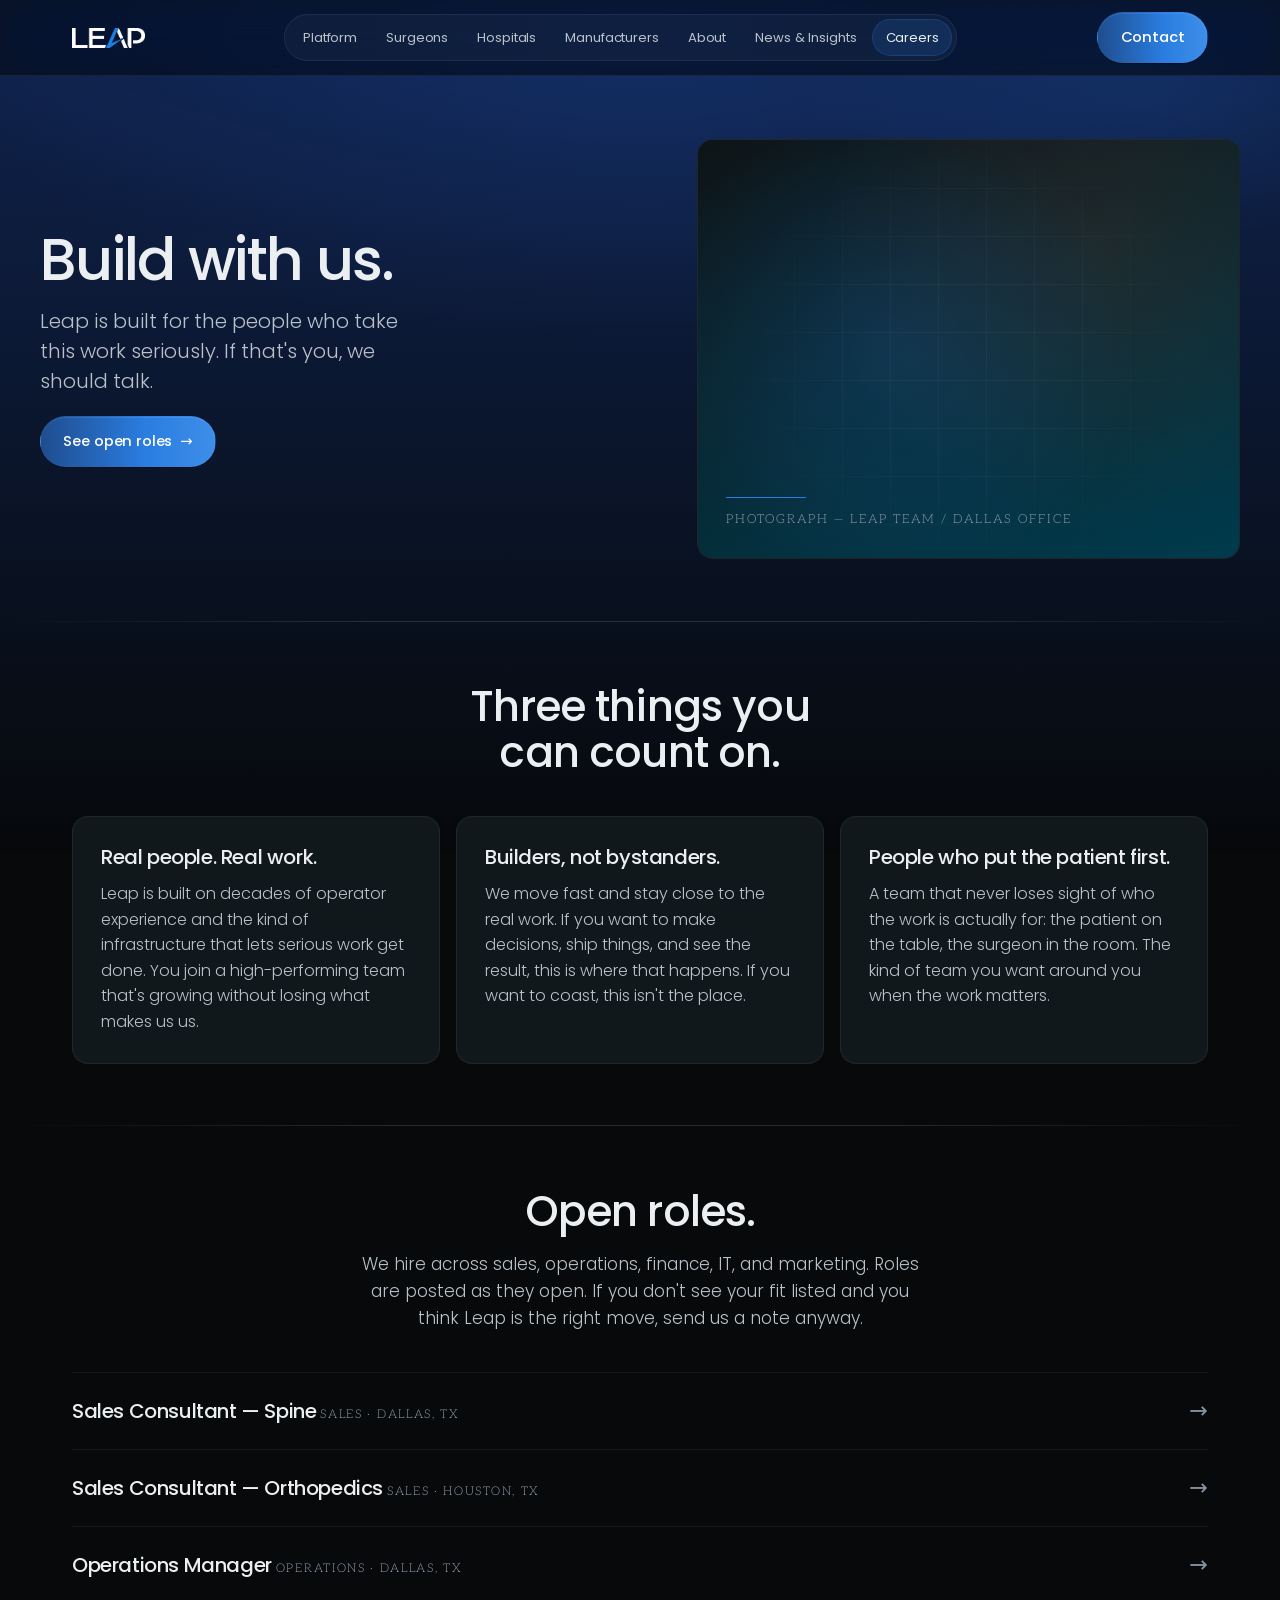
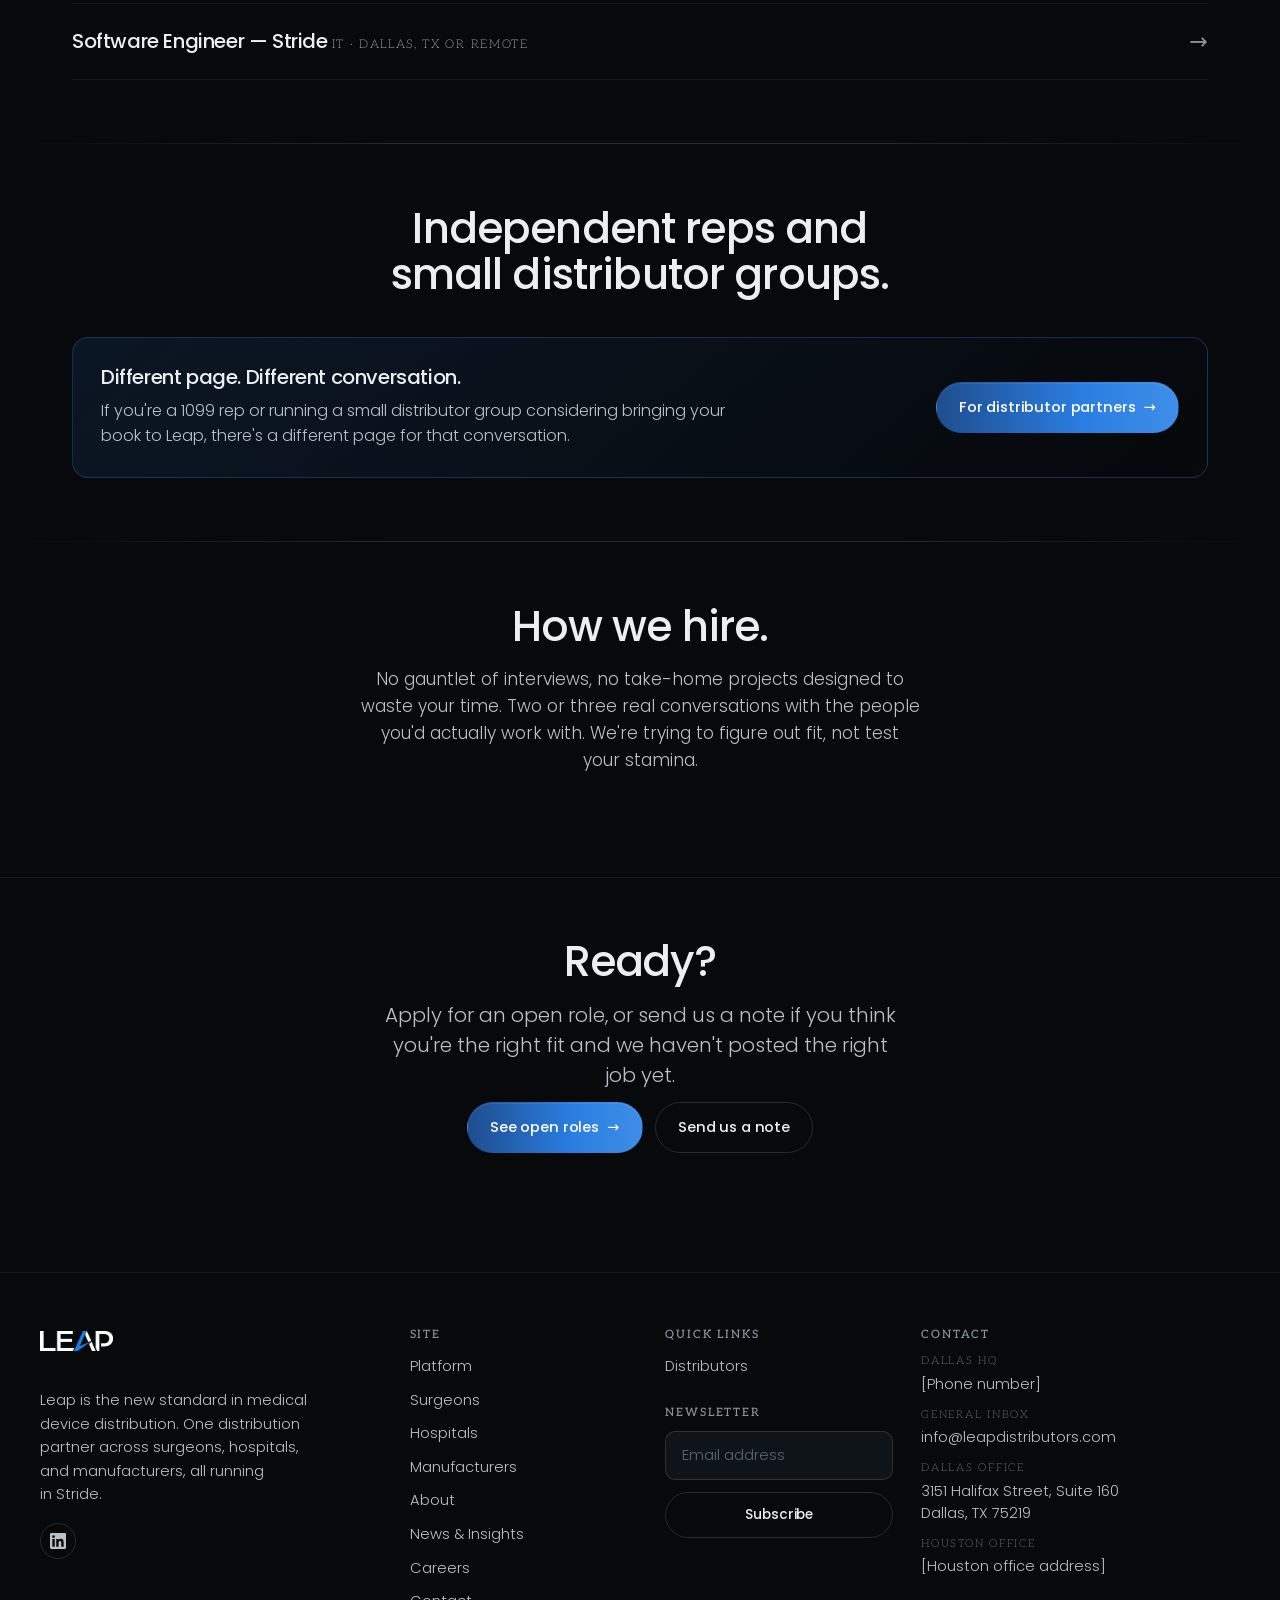
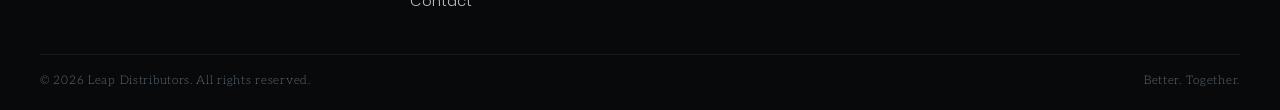
<file: assets/Website content/careers.html>
<!DOCTYPE html>
<html lang="en">
<head>
  <meta charset="UTF-8">
  <meta name="viewport" content="width=device-width, initial-scale=1.0">
  <title>Careers | Leap Distributors</title>
  <meta name="description" content="Come build with us. Leap is built for the people who take this work seriously.">
  <link rel="preconnect" href="https://fonts.googleapis.com">
  <link rel="preconnect" href="https://fonts.gstatic.com" crossorigin>
  <link href="https://fonts.googleapis.com/css2?family=Aleo:wght@500;600&family=Poppins:wght@300;400;500;600&display=swap" rel="stylesheet">
  <link rel="stylesheet" href="assets/css/tokens.css">
  <link rel="stylesheet" href="assets/css/base.css">
  <link rel="stylesheet" href="assets/css/components.css">
  <link rel="stylesheet" href="assets/css/placeholders.css">
</head>
<body>

  <header class="nav" data-nav>
    <div class="container">
      <div class="nav__inner">
        <a class="nav__brand" href="index.html" aria-label="Leap Distributors">
          <img class="nav__brand-mark" src="assets/img/leap-mark.png" alt="">
        </a>
        <nav class="nav__pillbar" aria-label="Primary">
          <a class="nav__link" href="platform.html" data-nav-link>Platform</a>
          <a class="nav__link" href="for-surgeons.html" data-nav-link>Surgeons</a>
          <a class="nav__link" href="for-hospitals.html" data-nav-link>Hospitals</a>
          <a class="nav__link" href="for-manufacturers.html" data-nav-link>Manufacturers</a>
          <a class="nav__link" href="about.html" data-nav-link>About</a>
          <a class="nav__link" href="news.html" data-nav-link>News &amp; Insights</a>
          <a class="nav__link" href="careers.html" data-nav-link>Careers</a>
        </nav>
        <a class="btn nav__cta" href="contact.html">Contact</a>
        <button class="nav__toggle" type="button" aria-label="Open menu" aria-expanded="false" data-nav-toggle>
          <span class="nav__toggle-bars" aria-hidden="true"></span>
        </button>
      </div>
    </div>

    <div class="nav__overlay" data-nav-overlay aria-hidden="true"></div>
    <aside class="nav__drawer" aria-label="Menu">
      <div class="nav__drawer-head">
        <span class="nav__drawer-label">Menu</span>
        <button class="nav__drawer-close" type="button" aria-label="Close menu" data-nav-close>×</button>
      </div>
      <div class="nav__drawer-list">
        <a class="nav__drawer-link" href="platform.html" data-nav-link>Platform</a>
        <a class="nav__drawer-link" href="for-surgeons.html" data-nav-link>Surgeons</a>
        <a class="nav__drawer-link" href="for-hospitals.html" data-nav-link>Hospitals</a>
        <a class="nav__drawer-link" href="for-manufacturers.html" data-nav-link>Manufacturers</a>
        <a class="nav__drawer-link" href="about.html" data-nav-link>About</a>
        <a class="nav__drawer-link" href="news.html" data-nav-link>News &amp; Insights</a>
        <a class="nav__drawer-link" href="careers.html" data-nav-link>Careers</a>
      </div>
      <a class="btn nav__drawer-cta" href="contact.html">Contact <span class="btn__arrow" aria-hidden="true">→</span></a>
    </aside>
  </header>

  <main>

    <!-- ===== HERO ===== -->
    <section class="hero">
      <div class="container container--wide">
        <div class="hero__grid">
          <div class="hero__copy reveal">
                        <h1 class="hero__h1">Build with us.</h1>
            <p class="hero__subhead">Leap is built for the people who take this work seriously. If that's you, we should talk.</p>
            <div class="hero__ctas cta-group">
              <a class="btn" href="#open-roles">See open roles <span class="btn__arrow" aria-hidden="true">→</span></a>
            </div>
          </div>

          <!-- design note: real photography of the Leap team / office / reps. Placeholder. -->
          <div class="hero__visual reveal" aria-hidden="true">
            <div style="position:absolute; inset:0; background: radial-gradient(circle at 35% 50%, rgba(42, 125, 225, 0.18), transparent 60%), radial-gradient(circle at 75% 25%, rgba(227, 95, 42, 0.10), transparent 55%), linear-gradient(160deg, var(--bg-elevated), var(--brand-teal));">
              <div style="position:absolute; inset:0; background-image: linear-gradient(rgba(236, 239, 241, 0.04) 1px, transparent 1px), linear-gradient(90deg, rgba(236, 239, 241, 0.04) 1px, transparent 1px); background-size: 48px 48px; mask-image: radial-gradient(circle at center, black 30%, transparent 75%); -webkit-mask-image: radial-gradient(circle at center, black 30%, transparent 75%);"></div>
              <div style="position:absolute; bottom: var(--s-6); left: var(--s-6); right: var(--s-6); display:flex; flex-direction:column; gap: var(--s-3);">
                <div style="width: 80px; height: 1px; background: var(--accent-azure);"></div>
                <div style="font-family: var(--font-eyebrow); font-size: 0.78rem; letter-spacing: 0.16em; text-transform: uppercase; color: var(--fg-dim);">Photograph — Leap team / Dallas office</div>
              </div>
            </div>
          </div>
        </div>
      </div>
    </section>

    <hr class="divider">

    <!-- ===== WHY WORK HERE ===== -->
    <section class="section">
      <div class="container">
        <div class="section-intro reveal">
          <div>
                        <h2 class="section-h2">Three things you can count on.</h2>
          </div>
        </div>

        <div class="reason-grid reason-grid--3">
          <article class="reason reveal">
                        <h3 class="reason__h">Real people. Real work.</h3>
            <p class="reason__body">Leap is built on decades of operator experience and the kind of infrastructure that lets serious work get done. You join a high-performing team that's growing without losing what makes us us.</p>
          </article>
          <article class="reason reveal">
                        <h3 class="reason__h">Builders, not bystanders.</h3>
            <p class="reason__body">We move fast and stay close to the real work. If you want to make decisions, ship things, and see the result, this is where that happens. If you want to coast, this isn't the place.</p>
          </article>
          <article class="reason reveal">
                        <h3 class="reason__h">People who put the patient first.</h3>
            <p class="reason__body">A team that never loses sight of who the work is actually for: the patient on the table, the surgeon in the room. The kind of team you want around you when the work matters.</p>
          </article>
        </div>
      </div>
    </section>

    <hr class="divider">

    <!-- ===== OPEN ROLES ===== -->
    <section class="section" id="open-roles">
      <div class="container">
        <div class="section-intro reveal">
          <div>
                        <h2 class="section-h2">Open roles.</h2>
          </div>
          <div>
            <p class="section-intro__body">We hire across sales, operations, finance, IT, and marketing. Roles are posted as they open. If you don't see your fit listed and you think Leap is the right move, send us a note anyway.</p>
          </div>
        </div>

        <!-- Roles list — placeholder set; swap to ATS embed or real listings when ready -->
        <div class="roles reveal">
          <a class="role" href="#">
            <div>
              <span class="role__title">Sales Consultant — Spine</span>
              <span class="role__meta">Sales · Dallas, TX</span>
            </div>
            <span class="role__arrow" aria-hidden="true">→</span>
          </a>
          <a class="role" href="#">
            <div>
              <span class="role__title">Sales Consultant — Orthopedics</span>
              <span class="role__meta">Sales · Houston, TX</span>
            </div>
            <span class="role__arrow" aria-hidden="true">→</span>
          </a>
          <a class="role" href="#">
            <div>
              <span class="role__title">Operations Manager</span>
              <span class="role__meta">Operations · Dallas, TX</span>
            </div>
            <span class="role__arrow" aria-hidden="true">→</span>
          </a>
          <a class="role" href="#">
            <div>
              <span class="role__title">Software Engineer — Stride</span>
              <span class="role__meta">IT · Dallas, TX or Remote</span>
            </div>
            <span class="role__arrow" aria-hidden="true">→</span>
          </a>
        </div>

        <!-- Empty state pattern, hidden by default. Shown when roles list is empty. -->
        <div class="roles-empty reveal" hidden>
          No open roles right now. If you think you'd be the right fit for Leap, send us a note anyway.
        </div>
      </div>
    </section>

    <hr class="divider">

    <!-- ===== FOR INDEPENDENT REPS ===== -->
    <section class="section">
      <div class="container">
        <div class="section-intro reveal">
          <div>
                        <h2 class="section-h2">Independent reps and small distributor groups.</h2>
          </div>
        </div>

        <div class="routing-callout reveal">
          <div>
            <h3 class="routing-callout__h">Different page. Different conversation.</h3>
            <p class="routing-callout__body">If you're a 1099 rep or running a small distributor group considering bringing your book to Leap, there's a different page for that conversation.</p>
          </div>
          <div class="routing-callout__cta">
            <a class="btn" href="distributors.html">For distributor partners <span class="btn__arrow" aria-hidden="true">→</span></a>
          </div>
        </div>
      </div>
    </section>

    <hr class="divider">

    <!-- ===== HOW WE HIRE ===== -->
    <section class="section">
      <div class="container">
        <div class="section-intro reveal">
          <div>
                        <h2 class="section-h2">How we hire.</h2>
          </div>
          <div>
            <p class="section-intro__body">No gauntlet of interviews, no take-home projects designed to waste your time. Two or three real conversations with the people you'd actually work with. We're trying to figure out fit, not test your stamina.</p>
          </div>
        </div>
      </div>
    </section>

    <!-- ===== CLOSING CTA ===== -->
    <section class="closing-cta">
      <div class="container">
        <div class="closing-cta__inner reveal">
          <div>
                        <h2 class="closing-cta__h2">Ready?</h2>
          </div>
          <div>
            <p class="closing-cta__body">Apply for an open role, or send us a note if you think you're the right fit and we haven't posted the right job yet.</p>
            <div class="closing-cta__ctas">
              <a class="btn" href="#open-roles">See open roles <span class="btn__arrow" aria-hidden="true">→</span></a>
              <a class="btn btn--ghost" href="contact.html">Send us a note</a>
            </div>
          </div>
        </div>
      </div>
    </section>

  </main>

  <footer class="footer">
    <div class="container container--wide">
      <div class="footer__grid">
        <div>
          <a class="nav__brand" href="index.html" aria-label="Leap Distributors" style="margin-bottom: var(--s-5);">
            <img class="nav__brand-mark" src="assets/img/leap-mark.png" alt="">
          </a>
          <p class="footer__about-text" style="margin-top: var(--s-4);">Leap is the new standard in medical device distribution. One distribution partner across surgeons, hospitals, and manufacturers, all running in Stride.</p>
          <a class="footer__social" href="#" target="_blank" rel="noopener" aria-label="Leap Distributors on LinkedIn">
            <svg xmlns="http://www.w3.org/2000/svg" width="16" height="16" viewBox="0 0 24 24" fill="currentColor" aria-hidden="true"><path d="M20.45 20.45h-3.55v-5.57c0-1.33-.03-3.04-1.85-3.04-1.85 0-2.13 1.45-2.13 2.94v5.67H9.36V9h3.41v1.56h.05c.48-.9 1.64-1.85 3.38-1.85 3.61 0 4.28 2.38 4.28 5.47v6.27zM5.34 7.43a2.06 2.06 0 1 1 0-4.13 2.06 2.06 0 0 1 0 4.13zM7.12 20.45H3.55V9h3.57v11.45zM22.22 0H1.77C.79 0 0 .77 0 1.73v20.54C0 23.23.79 24 1.77 24h20.45c.98 0 1.78-.77 1.78-1.73V1.73C24 .77 23.2 0 22.22 0z"/></svg>
          </a>
        </div>

        <div>
          <h2 class="footer__col-h">Site</h2>
          <ul class="footer__links">
            <li><a class="footer__link" href="platform.html">Platform</a></li>
            <li><a class="footer__link" href="for-surgeons.html">Surgeons</a></li>
            <li><a class="footer__link" href="for-hospitals.html">Hospitals</a></li>
            <li><a class="footer__link" href="for-manufacturers.html">Manufacturers</a></li>
            <li><a class="footer__link" href="about.html">About</a></li>
            <li><a class="footer__link" href="news.html">News &amp; Insights</a></li>
            <li><a class="footer__link" href="careers.html">Careers</a></li>
            <li><a class="footer__link" href="contact.html">Contact</a></li>
          </ul>
        </div>

        <div>
          <h2 class="footer__col-h">Quick links</h2>
          <ul class="footer__links">
            <li><a class="footer__link" href="distributors.html">Distributors</a></li>
          </ul>
          <h2 class="footer__col-h" style="margin-top: var(--s-6);">Newsletter</h2>
          <form class="newsletter" data-newsletter-form>
            <div class="newsletter__row" data-newsletter-row>
              <input class="newsletter__input" type="email" name="email" placeholder="Email address" required aria-label="Email address">
            </div>
            <div class="newsletter__row" data-newsletter-row>
              <button class="btn btn--ghost" type="submit" style="padding: 0.7rem 1.25rem; font-size: 0.85rem;">Subscribe</button>
            </div>
            <p class="newsletter__success" data-newsletter-success style="display:none;"></p>
          </form>
        </div>

        <div>
          <h2 class="footer__col-h">Contact</h2>
          <div class="footer__contact">
            <div>
              <span class="footer__address-label">Dallas HQ</span>
              <a class="footer__link" href="tel:">[Phone number]</a>
            </div>
            <div>
              <span class="footer__address-label">General inbox</span>
              <a class="footer__link" href="mailto:info@leapdistributors.com">info@leapdistributors.com</a>
            </div>
            <address class="footer__address">
              <span class="footer__address-label">Dallas office</span>
              3151 Halifax Street, Suite 160<br>
              Dallas, TX 75219
            </address>
            <address class="footer__address">
              <span class="footer__address-label">Houston office</span>
              [Houston office address]
            </address>
          </div>
        </div>
      </div>

      <div class="footer__strip">
        <span>© <span data-year></span> Leap Distributors. All rights reserved.</span>
        <span>Better. Together.</span>
      </div>
    </div>
  </footer>

  <script src="assets/js/main.js"></script>
</body>
</html>
</file>
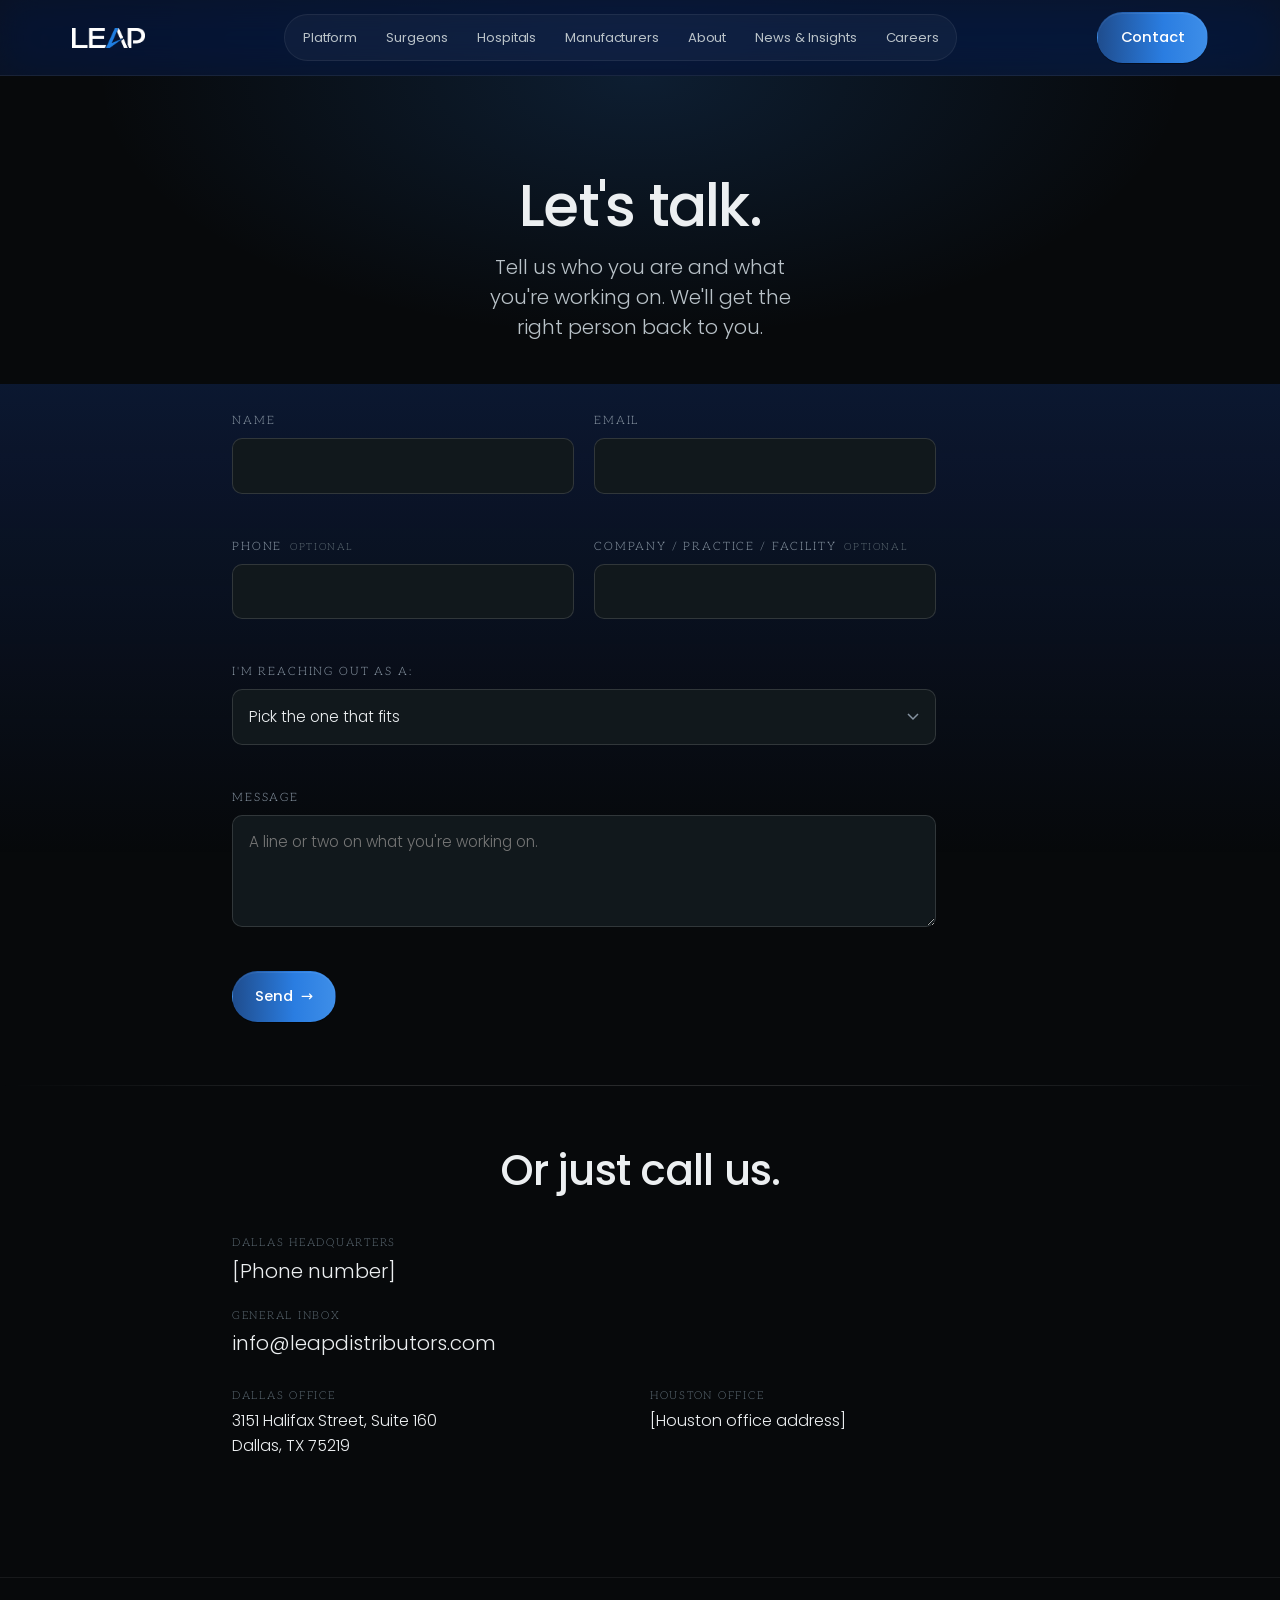
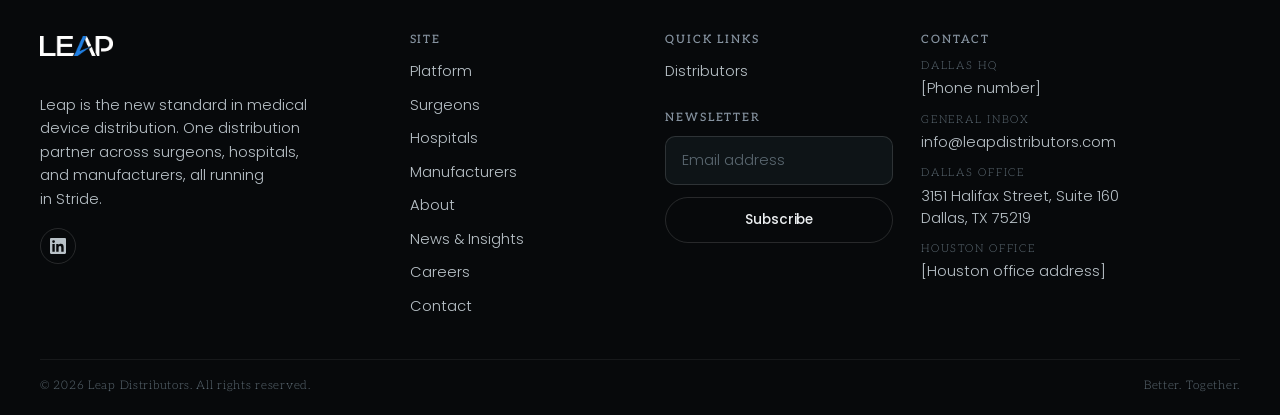
<file: assets/Website content/contact.html>
<!DOCTYPE html>
<html lang="en">
<head>
  <meta charset="UTF-8">
  <meta name="viewport" content="width=device-width, initial-scale=1.0">
  <title>Contact | Leap Distributors</title>
  <meta name="description" content="Tell us who you are and what you're working on. We'll get the right person back to you.">
  <link rel="preconnect" href="https://fonts.googleapis.com">
  <link rel="preconnect" href="https://fonts.gstatic.com" crossorigin>
  <link href="https://fonts.googleapis.com/css2?family=Aleo:wght@500;600&family=Poppins:wght@300;400;500;600&display=swap" rel="stylesheet">
  <link rel="stylesheet" href="assets/css/tokens.css">
  <link rel="stylesheet" href="assets/css/base.css">
  <link rel="stylesheet" href="assets/css/components.css">
  <link rel="stylesheet" href="assets/css/placeholders.css">
</head>
<body>

  <header class="nav" data-nav>
    <div class="container">
      <div class="nav__inner">
        <a class="nav__brand" href="index.html" aria-label="Leap Distributors">
          <img class="nav__brand-mark" src="assets/img/leap-mark.png" alt="">
        </a>
        <nav class="nav__pillbar" aria-label="Primary">
          <a class="nav__link" href="platform.html" data-nav-link>Platform</a>
          <a class="nav__link" href="for-surgeons.html" data-nav-link>Surgeons</a>
          <a class="nav__link" href="for-hospitals.html" data-nav-link>Hospitals</a>
          <a class="nav__link" href="for-manufacturers.html" data-nav-link>Manufacturers</a>
          <a class="nav__link" href="about.html" data-nav-link>About</a>
          <a class="nav__link" href="news.html" data-nav-link>News &amp; Insights</a>
          <a class="nav__link" href="careers.html" data-nav-link>Careers</a>
        </nav>
        <a class="btn nav__cta" href="contact.html">Contact</a>
        <button class="nav__toggle" type="button" aria-label="Open menu" aria-expanded="false" data-nav-toggle>
          <span class="nav__toggle-bars" aria-hidden="true"></span>
        </button>
      </div>
    </div>

    <div class="nav__overlay" data-nav-overlay aria-hidden="true"></div>
    <aside class="nav__drawer" aria-label="Menu">
      <div class="nav__drawer-head">
        <span class="nav__drawer-label">Menu</span>
        <button class="nav__drawer-close" type="button" aria-label="Close menu" data-nav-close>×</button>
      </div>
      <div class="nav__drawer-list">
        <a class="nav__drawer-link" href="platform.html" data-nav-link>Platform</a>
        <a class="nav__drawer-link" href="for-surgeons.html" data-nav-link>Surgeons</a>
        <a class="nav__drawer-link" href="for-hospitals.html" data-nav-link>Hospitals</a>
        <a class="nav__drawer-link" href="for-manufacturers.html" data-nav-link>Manufacturers</a>
        <a class="nav__drawer-link" href="about.html" data-nav-link>About</a>
        <a class="nav__drawer-link" href="news.html" data-nav-link>News &amp; Insights</a>
        <a class="nav__drawer-link" href="careers.html" data-nav-link>Careers</a>
      </div>
      <a class="btn nav__drawer-cta" href="contact.html">Contact <span class="btn__arrow" aria-hidden="true">→</span></a>
    </aside>
  </header>

  <main>

    <!-- ===== HERO ===== -->
    <section class="hero hero--short hero-type">
      <div class="container">
        <div class="hero__grid">
          <div class="hero__copy reveal">
                        <h1 class="hero__h1">Let's talk.</h1>
            <p class="hero__subhead">Tell us who you are and what you're working on. We'll get the right person back to you.</p>
          </div>
        </div>
      </div>
    </section>

    <!-- ===== FORM ===== -->
    <section class="section" style="padding-top: var(--s-6);">
      <div class="container container--narrow">

        <!-- Confirmation block (hidden until submit) -->
        <div class="contact-confirm" data-contact-confirm role="status" aria-live="polite">
                    <h2 class="contact-confirm__title">Got it. We'll be in touch shortly!</h2>
        </div>

        <form class="contact-form reveal" data-contact-form novalidate>
          <div class="field-row field-row--2">
            <div class="field">
              <label class="field__label" for="contact-name">Name</label>
              <input class="field__input" type="text" id="contact-name" name="name" required data-field>
              <span class="field__error" aria-live="polite"></span>
            </div>
            <div class="field">
              <label class="field__label" for="contact-email">Email</label>
              <input class="field__input" type="email" id="contact-email" name="email" required data-field>
              <span class="field__error" aria-live="polite"></span>
            </div>
          </div>

          <div class="field-row field-row--2">
            <div class="field">
              <label class="field__label field__label-optional" for="contact-phone">Phone</label>
              <input class="field__input" type="tel" id="contact-phone" name="phone" data-field>
              <span class="field__error" aria-live="polite"></span>
            </div>
            <div class="field">
              <label class="field__label field__label-optional" for="contact-company">Company / Practice / Facility</label>
              <input class="field__input" type="text" id="contact-company" name="company" data-field>
              <span class="field__error" aria-live="polite"></span>
            </div>
          </div>

          <div class="field">
            <label class="field__label" for="contact-audience">I'm reaching out as a:</label>
            <select class="field__select" id="contact-audience" name="audience" required data-field>
              <option value="" selected disabled>Pick the one that fits</option>
              <option value="surgeon">Surgeon</option>
              <option value="hospital">Hospital or health system</option>
              <option value="manufacturer">Manufacturer</option>
              <option value="distributor">Independent rep or distributor group</option>
              <option value="other">Something else</option>
            </select>
            <span class="field__error" aria-live="polite"></span>
          </div>

          <div class="field">
            <label class="field__label" for="contact-message">Message</label>
            <textarea class="field__textarea" id="contact-message" name="message" required data-field placeholder="A line or two on what you're working on."></textarea>
            <span class="field__error" aria-live="polite"></span>
          </div>

          <div>
            <button class="btn" type="submit">Send <span class="btn__arrow" aria-hidden="true">→</span></button>
          </div>
        </form>
      </div>
    </section>

    <hr class="divider">

    <!-- ===== DIRECT CONTACT ===== -->
    <section class="section">
      <div class="container container--narrow">
        <div class="section-intro reveal">
          <div>
                        <h2 class="section-h2">Or just call us.</h2>
          </div>
        </div>

        <div class="reveal" style="display:grid; gap: var(--s-6);">
          <div style="display:grid; gap: var(--s-5);">
            <div>
              <span class="footer__address-label">Dallas headquarters</span>
              <a class="footer__link" href="tel:" style="font-family: var(--font-display); font-size: var(--fs-h4); color: var(--fg);">[Phone number]</a>
            </div>
            <div>
              <span class="footer__address-label">General inbox</span>
              <a class="footer__link" href="mailto:info@leapdistributors.com" style="font-family: var(--font-display); font-size: var(--fs-h4); color: var(--fg);">info@leapdistributors.com</a>
            </div>
          </div>

          <div style="display:grid; gap: var(--s-5); grid-template-columns: 1fr 1fr;">
            <address class="footer__address">
              <span class="footer__address-label">Dallas office</span>
              3151 Halifax Street, Suite 160<br>
              Dallas, TX 75219
            </address>
            <address class="footer__address">
              <span class="footer__address-label">Houston office</span>
              [Houston office address]
            </address>
          </div>
        </div>
      </div>
    </section>

  </main>

  <footer class="footer">
    <div class="container container--wide">
      <div class="footer__grid">
        <div>
          <a class="nav__brand" href="index.html" aria-label="Leap Distributors" style="margin-bottom: var(--s-5);">
            <img class="nav__brand-mark" src="assets/img/leap-mark.png" alt="">
          </a>
          <p class="footer__about-text" style="margin-top: var(--s-4);">Leap is the new standard in medical device distribution. One distribution partner across surgeons, hospitals, and manufacturers, all running in Stride.</p>
          <a class="footer__social" href="#" target="_blank" rel="noopener" aria-label="Leap Distributors on LinkedIn">
            <svg xmlns="http://www.w3.org/2000/svg" width="16" height="16" viewBox="0 0 24 24" fill="currentColor" aria-hidden="true"><path d="M20.45 20.45h-3.55v-5.57c0-1.33-.03-3.04-1.85-3.04-1.85 0-2.13 1.45-2.13 2.94v5.67H9.36V9h3.41v1.56h.05c.48-.9 1.64-1.85 3.38-1.85 3.61 0 4.28 2.38 4.28 5.47v6.27zM5.34 7.43a2.06 2.06 0 1 1 0-4.13 2.06 2.06 0 0 1 0 4.13zM7.12 20.45H3.55V9h3.57v11.45zM22.22 0H1.77C.79 0 0 .77 0 1.73v20.54C0 23.23.79 24 1.77 24h20.45c.98 0 1.78-.77 1.78-1.73V1.73C24 .77 23.2 0 22.22 0z"/></svg>
          </a>
        </div>

        <div>
          <h2 class="footer__col-h">Site</h2>
          <ul class="footer__links">
            <li><a class="footer__link" href="platform.html">Platform</a></li>
            <li><a class="footer__link" href="for-surgeons.html">Surgeons</a></li>
            <li><a class="footer__link" href="for-hospitals.html">Hospitals</a></li>
            <li><a class="footer__link" href="for-manufacturers.html">Manufacturers</a></li>
            <li><a class="footer__link" href="about.html">About</a></li>
            <li><a class="footer__link" href="news.html">News &amp; Insights</a></li>
            <li><a class="footer__link" href="careers.html">Careers</a></li>
            <li><a class="footer__link" href="contact.html">Contact</a></li>
          </ul>
        </div>

        <div>
          <h2 class="footer__col-h">Quick links</h2>
          <ul class="footer__links">
            <li><a class="footer__link" href="distributors.html">Distributors</a></li>
          </ul>
          <h2 class="footer__col-h" style="margin-top: var(--s-6);">Newsletter</h2>
          <form class="newsletter" data-newsletter-form>
            <div class="newsletter__row" data-newsletter-row>
              <input class="newsletter__input" type="email" name="email" placeholder="Email address" required aria-label="Email address">
            </div>
            <div class="newsletter__row" data-newsletter-row>
              <button class="btn btn--ghost" type="submit" style="padding: 0.7rem 1.25rem; font-size: 0.85rem;">Subscribe</button>
            </div>
            <p class="newsletter__success" data-newsletter-success style="display:none;"></p>
          </form>
        </div>

        <div>
          <h2 class="footer__col-h">Contact</h2>
          <div class="footer__contact">
            <div>
              <span class="footer__address-label">Dallas HQ</span>
              <a class="footer__link" href="tel:">[Phone number]</a>
            </div>
            <div>
              <span class="footer__address-label">General inbox</span>
              <a class="footer__link" href="mailto:info@leapdistributors.com">info@leapdistributors.com</a>
            </div>
            <address class="footer__address">
              <span class="footer__address-label">Dallas office</span>
              3151 Halifax Street, Suite 160<br>
              Dallas, TX 75219
            </address>
            <address class="footer__address">
              <span class="footer__address-label">Houston office</span>
              [Houston office address]
            </address>
          </div>
        </div>
      </div>

      <div class="footer__strip">
        <span>© <span data-year></span> Leap Distributors. All rights reserved.</span>
        <span>Better. Together.</span>
      </div>
    </div>
  </footer>

  <script src="assets/js/main.js"></script>
</body>
</html>
</file>
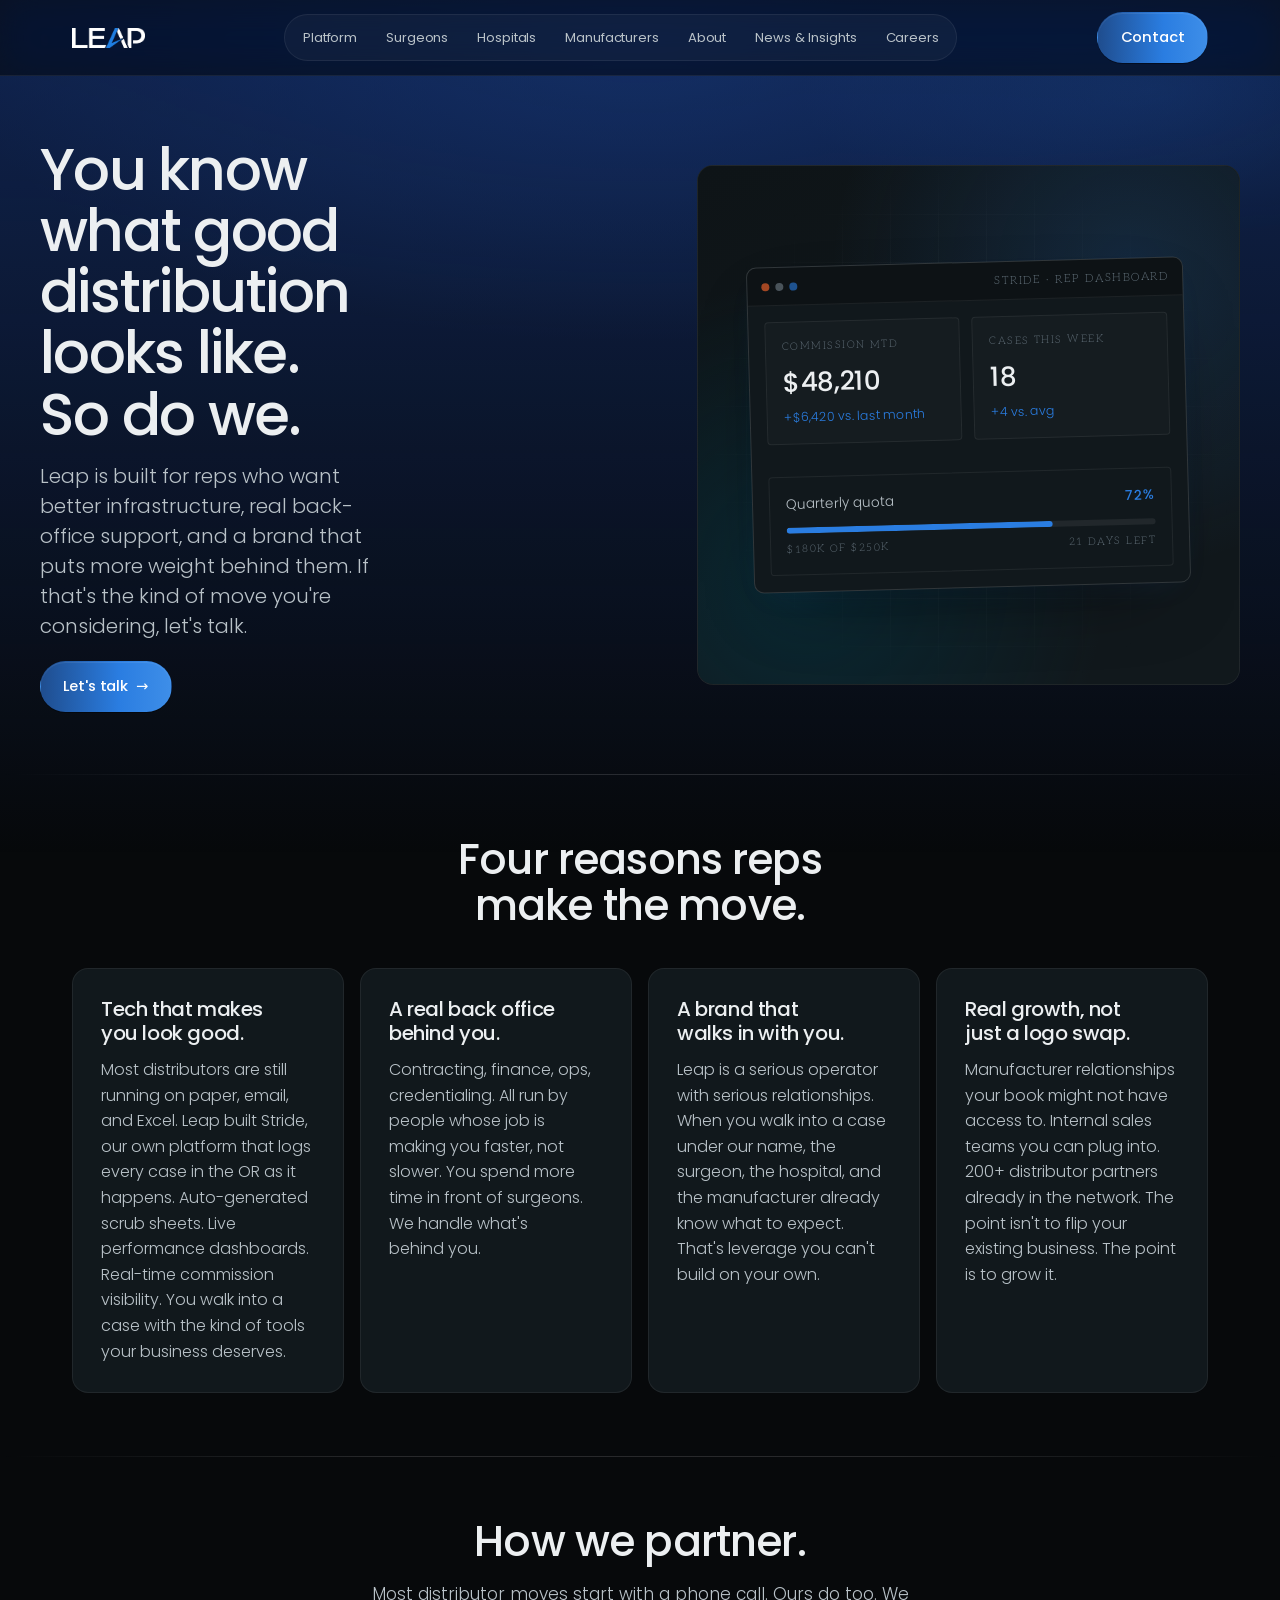
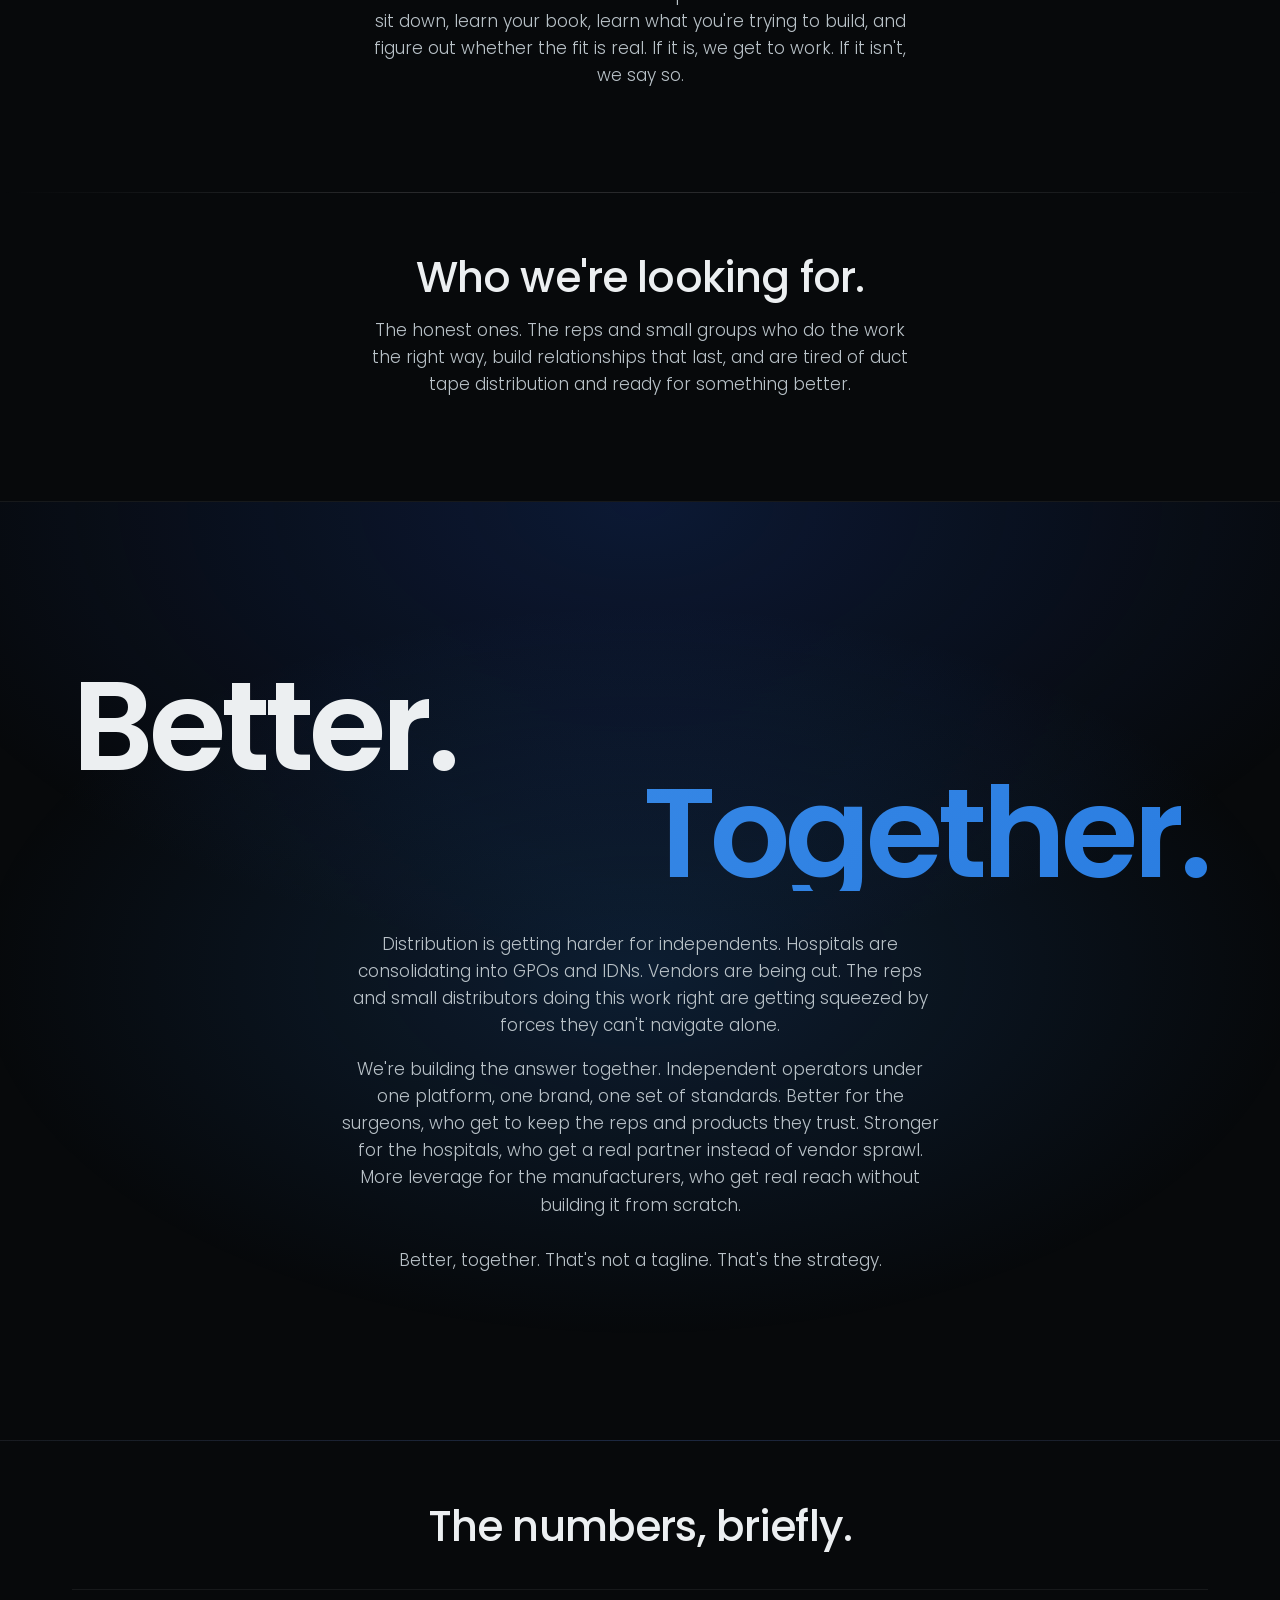
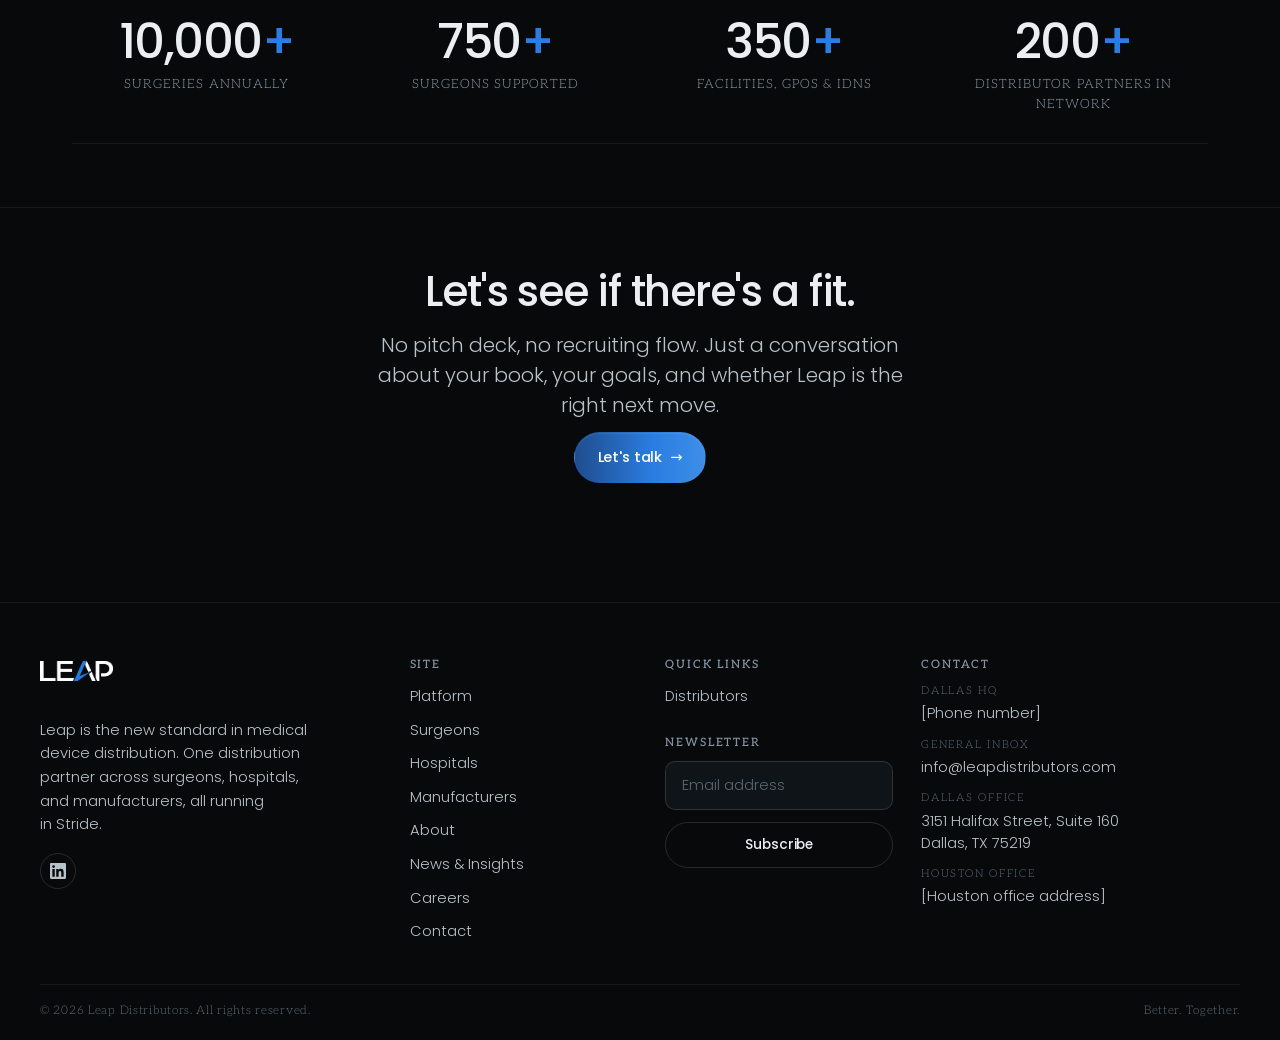
<file: assets/Website content/distributors.html>
<!DOCTYPE html>
<html lang="en">
<head>
  <meta charset="UTF-8">
  <meta name="viewport" content="width=device-width, initial-scale=1.0">
  <title>Distributors &amp; Independent Reps | Leap Distributors</title>
  <meta name="description" content="Better infrastructure, real back-office support, and a brand that puts more weight behind you.">
  <link rel="preconnect" href="https://fonts.googleapis.com">
  <link rel="preconnect" href="https://fonts.gstatic.com" crossorigin>
  <link href="https://fonts.googleapis.com/css2?family=Aleo:wght@500;600&family=Poppins:wght@300;400;500;600&display=swap" rel="stylesheet">
  <link rel="stylesheet" href="assets/css/tokens.css">
  <link rel="stylesheet" href="assets/css/base.css">
  <link rel="stylesheet" href="assets/css/components.css">
  <link rel="stylesheet" href="assets/css/placeholders.css">
</head>
<body>

  <header class="nav" data-nav>
    <div class="container">
      <div class="nav__inner">
        <a class="nav__brand" href="index.html" aria-label="Leap Distributors">
          <img class="nav__brand-mark" src="assets/img/leap-mark.png" alt="">
        </a>
        <nav class="nav__pillbar" aria-label="Primary">
          <a class="nav__link" href="platform.html" data-nav-link>Platform</a>
          <a class="nav__link" href="for-surgeons.html" data-nav-link>Surgeons</a>
          <a class="nav__link" href="for-hospitals.html" data-nav-link>Hospitals</a>
          <a class="nav__link" href="for-manufacturers.html" data-nav-link>Manufacturers</a>
          <a class="nav__link" href="about.html" data-nav-link>About</a>
          <a class="nav__link" href="news.html" data-nav-link>News &amp; Insights</a>
          <a class="nav__link" href="careers.html" data-nav-link>Careers</a>
        </nav>
        <a class="btn nav__cta" href="contact.html">Contact</a>
        <button class="nav__toggle" type="button" aria-label="Open menu" aria-expanded="false" data-nav-toggle>
          <span class="nav__toggle-bars" aria-hidden="true"></span>
        </button>
      </div>
    </div>

    <div class="nav__overlay" data-nav-overlay aria-hidden="true"></div>
    <aside class="nav__drawer" aria-label="Menu">
      <div class="nav__drawer-head">
        <span class="nav__drawer-label">Menu</span>
        <button class="nav__drawer-close" type="button" aria-label="Close menu" data-nav-close>×</button>
      </div>
      <div class="nav__drawer-list">
        <a class="nav__drawer-link" href="platform.html" data-nav-link>Platform</a>
        <a class="nav__drawer-link" href="for-surgeons.html" data-nav-link>Surgeons</a>
        <a class="nav__drawer-link" href="for-hospitals.html" data-nav-link>Hospitals</a>
        <a class="nav__drawer-link" href="for-manufacturers.html" data-nav-link>Manufacturers</a>
        <a class="nav__drawer-link" href="about.html" data-nav-link>About</a>
        <a class="nav__drawer-link" href="news.html" data-nav-link>News &amp; Insights</a>
        <a class="nav__drawer-link" href="careers.html" data-nav-link>Careers</a>
      </div>
      <a class="btn nav__drawer-cta" href="contact.html">Contact <span class="btn__arrow" aria-hidden="true">→</span></a>
    </aside>
  </header>

  <main>

    <!-- ===== HERO ===== -->
    <section class="hero">
      <div class="container container--wide">
        <div class="hero__grid">
          <div class="hero__copy reveal">
                        <h1 class="hero__h1">You know what good distribution looks like. So do we.</h1>
            <p class="hero__subhead">Leap is built for reps who want better infrastructure, real back-office support, and a brand that puts more weight behind them. If that's the kind of move you're considering, let's talk.</p>
            <div class="hero__ctas cta-group">
              <a class="btn" href="contact.html">Let's talk <span class="btn__arrow" aria-hidden="true">→</span></a>
            </div>
          </div>

          <!-- design note: stylized Stride rep dashboard fragment (commission projections, quota progress) -->
          <div class="hero__visual reveal" aria-hidden="true">
            <div class="hero-stride">
              <div class="hero-stride__grid"></div>
              <div class="hero-stride__inner" style="transform: rotate(-1.5deg);">
                <div class="ui-frame">
                  <div class="ui-frame__bar">
                    <span class="ui-frame__dot"></span>
                    <span class="ui-frame__dot"></span>
                    <span class="ui-frame__dot"></span>
                    <span class="ui-frame__title">Stride · Rep Dashboard</span>
                  </div>
                  <div class="ui-frame__body">
                    <div class="rep-dash">
                      <div class="rep-dash__row">
                        <div class="rep-dash__tile">
                          <div class="rep-dash__label">Commission MTD</div>
                          <div class="rep-dash__value tnum">$48,210</div>
                          <div class="rep-dash__delta">+$6,420 vs. last month</div>
                        </div>
                        <div class="rep-dash__tile">
                          <div class="rep-dash__label">Cases this week</div>
                          <div class="rep-dash__value tnum">18</div>
                          <div class="rep-dash__delta">+4 vs. avg</div>
                        </div>
                      </div>
                      <div class="rep-dash__quota">
                        <div class="rep-dash__quota-head">
                          <span style="color: var(--fg-soft);">Quarterly quota</span>
                          <span class="rep-dash__quota-pct tnum">72%</span>
                        </div>
                        <div class="rep-dash__bar">
                          <span class="rep-dash__bar-fill"></span>
                        </div>
                        <div class="rep-dash__legend">
                          <span>$180k of $250k</span>
                          <span>21 days left</span>
                        </div>
                      </div>
                    </div>
                  </div>
                </div>
              </div>
            </div>
          </div>
        </div>
      </div>
    </section>

    <hr class="divider">

    <!-- ===== WHAT YOU GET WITH LEAP ===== -->
    <section class="section">
      <div class="container">
        <div class="section-intro reveal">
          <div>
                        <h2 class="section-h2">Four reasons reps make the move.</h2>
          </div>
        </div>

        <div class="reason-grid reason-grid--4">
          <article class="reason reveal">
                        <h3 class="reason__h">Tech that makes you look good.</h3>
            <p class="reason__body">Most distributors are still running on paper, email, and Excel. Leap built Stride, our own platform that logs every case in the OR as it happens. Auto-generated scrub sheets. Live performance dashboards. Real-time commission visibility. You walk into a case with the kind of tools your business deserves.</p>
          </article>
          <article class="reason reveal">
                        <h3 class="reason__h">A real back office behind you.</h3>
            <p class="reason__body">Contracting, finance, ops, credentialing. All run by people whose job is making you faster, not slower. You spend more time in front of surgeons. We handle what's behind you.</p>
          </article>
          <article class="reason reveal">
                        <h3 class="reason__h">A brand that walks in with you.</h3>
            <p class="reason__body">Leap is a serious operator with serious relationships. When you walk into a case under our name, the surgeon, the hospital, and the manufacturer already know what to expect. That's leverage you can't build on your own.</p>
          </article>
          <article class="reason reveal">
                        <h3 class="reason__h">Real growth, not just a logo swap.</h3>
            <p class="reason__body">Manufacturer relationships your book might not have access to. Internal sales teams you can plug into. 200+ distributor partners already in the network. The point isn't to flip your existing business. The point is to grow it.</p>
          </article>
        </div>
      </div>
    </section>

    <hr class="divider">

    <!-- ===== HOW WE PARTNER ===== -->
    <section class="section">
      <div class="container">
        <div class="section-intro reveal">
          <div>
                        <h2 class="section-h2">How we partner.</h2>
          </div>
          <div>
            <p class="section-intro__body">Most distributor moves start with a phone call. Ours do too. We sit down, learn your book, learn what you're trying to build, and figure out whether the fit is real. If it is, we get to work. If it isn't, we say so.</p>
          </div>
        </div>
      </div>
    </section>

    <hr class="divider">

    <!-- ===== WHO WE'RE LOOKING FOR ===== -->
    <section class="section">
      <div class="container">
        <div class="section-intro reveal">
          <div>
                        <h2 class="section-h2">Who we're looking for.</h2>
          </div>
          <div>
            <p class="section-intro__body">The honest ones. The reps and small groups who do the work the right way, build relationships that last, and are tired of duct tape distribution and ready for something better.</p>
          </div>
        </div>
      </div>
    </section>

    <!-- ===== BETTER. TOGETHER. — NARRATIVE PEAK ===== -->
    <section class="better-together better-together--narrative" data-better-together>
      <div class="container">
                <div class="better-together__words">
          <span class="better-together__word better-together__word--one">Better.</span>
          <span class="better-together__word better-together__word--two">Together.</span>
        </div>
        <div class="better-together__body">
          <p>Distribution is getting harder for independents. Hospitals are consolidating into GPOs and IDNs. Vendors are being cut. The reps and small distributors doing this work right are getting squeezed by forces they can't navigate alone.</p>
          <p>We're building the answer together. Independent operators under one platform, one brand, one set of standards. Better for the surgeons, who get to keep the reps and products they trust. Stronger for the hospitals, who get a real partner instead of vendor sprawl. More leverage for the manufacturers, who get real reach without building it from scratch.</p>
          <p class="better-together__close">Better, together. That's not a tagline. That's the strategy.</p>
        </div>
      </div>
    </section>

    <!-- ===== THE NUMBERS ===== -->
    <section class="section">
      <div class="container">
        <div class="section-intro reveal">
          <div>
                        <h2 class="section-h2">The numbers, briefly.</h2>
          </div>
        </div>

        <div class="proof-bar proof-bar--distributors reveal">
          <div class="proof-bar__item">
            <span class="proof-bar__stat tnum">10,000<span class="accent-azure">+</span></span>
            <span class="proof-bar__label">Surgeries annually</span>
          </div>
          <div class="proof-bar__item">
            <span class="proof-bar__stat tnum">750<span class="accent-azure">+</span></span>
            <span class="proof-bar__label">Surgeons supported</span>
          </div>
          <div class="proof-bar__item">
            <span class="proof-bar__stat tnum">350<span class="accent-azure">+</span></span>
            <span class="proof-bar__label">Facilities, GPOs &amp; IDNs</span>
          </div>
          <div class="proof-bar__item">
            <span class="proof-bar__stat tnum">200<span class="accent-azure">+</span></span>
            <span class="proof-bar__label">Distributor partners in network</span>
          </div>
        </div>
      </div>
    </section>

    <!-- ===== CLOSING CTA ===== -->
    <section class="closing-cta">
      <div class="container">
        <div class="closing-cta__inner reveal">
          <div>
                        <h2 class="closing-cta__h2">Let's see if there's a fit.</h2>
          </div>
          <div>
            <p class="closing-cta__body">No pitch deck, no recruiting flow. Just a conversation about your book, your goals, and whether Leap is the right next move.</p>
            <div class="closing-cta__ctas">
              <a class="btn" href="contact.html">Let's talk <span class="btn__arrow" aria-hidden="true">→</span></a>
            </div>
          </div>
        </div>
      </div>
    </section>

  </main>

  <footer class="footer">
    <div class="container container--wide">
      <div class="footer__grid">
        <div>
          <a class="nav__brand" href="index.html" aria-label="Leap Distributors" style="margin-bottom: var(--s-5);">
            <img class="nav__brand-mark" src="assets/img/leap-mark.png" alt="">
          </a>
          <p class="footer__about-text" style="margin-top: var(--s-4);">Leap is the new standard in medical device distribution. One distribution partner across surgeons, hospitals, and manufacturers, all running in Stride.</p>
          <a class="footer__social" href="#" target="_blank" rel="noopener" aria-label="Leap Distributors on LinkedIn">
            <svg xmlns="http://www.w3.org/2000/svg" width="16" height="16" viewBox="0 0 24 24" fill="currentColor" aria-hidden="true"><path d="M20.45 20.45h-3.55v-5.57c0-1.33-.03-3.04-1.85-3.04-1.85 0-2.13 1.45-2.13 2.94v5.67H9.36V9h3.41v1.56h.05c.48-.9 1.64-1.85 3.38-1.85 3.61 0 4.28 2.38 4.28 5.47v6.27zM5.34 7.43a2.06 2.06 0 1 1 0-4.13 2.06 2.06 0 0 1 0 4.13zM7.12 20.45H3.55V9h3.57v11.45zM22.22 0H1.77C.79 0 0 .77 0 1.73v20.54C0 23.23.79 24 1.77 24h20.45c.98 0 1.78-.77 1.78-1.73V1.73C24 .77 23.2 0 22.22 0z"/></svg>
          </a>
        </div>

        <div>
          <h2 class="footer__col-h">Site</h2>
          <ul class="footer__links">
            <li><a class="footer__link" href="platform.html">Platform</a></li>
            <li><a class="footer__link" href="for-surgeons.html">Surgeons</a></li>
            <li><a class="footer__link" href="for-hospitals.html">Hospitals</a></li>
            <li><a class="footer__link" href="for-manufacturers.html">Manufacturers</a></li>
            <li><a class="footer__link" href="about.html">About</a></li>
            <li><a class="footer__link" href="news.html">News &amp; Insights</a></li>
            <li><a class="footer__link" href="careers.html">Careers</a></li>
            <li><a class="footer__link" href="contact.html">Contact</a></li>
          </ul>
        </div>

        <div>
          <h2 class="footer__col-h">Quick links</h2>
          <ul class="footer__links">
            <li><a class="footer__link" href="distributors.html">Distributors</a></li>
          </ul>
          <h2 class="footer__col-h" style="margin-top: var(--s-6);">Newsletter</h2>
          <form class="newsletter" data-newsletter-form>
            <div class="newsletter__row" data-newsletter-row>
              <input class="newsletter__input" type="email" name="email" placeholder="Email address" required aria-label="Email address">
            </div>
            <div class="newsletter__row" data-newsletter-row>
              <button class="btn btn--ghost" type="submit" style="padding: 0.7rem 1.25rem; font-size: 0.85rem;">Subscribe</button>
            </div>
            <p class="newsletter__success" data-newsletter-success style="display:none;"></p>
          </form>
        </div>

        <div>
          <h2 class="footer__col-h">Contact</h2>
          <div class="footer__contact">
            <div>
              <span class="footer__address-label">Dallas HQ</span>
              <a class="footer__link" href="tel:">[Phone number]</a>
            </div>
            <div>
              <span class="footer__address-label">General inbox</span>
              <a class="footer__link" href="mailto:info@leapdistributors.com">info@leapdistributors.com</a>
            </div>
            <address class="footer__address">
              <span class="footer__address-label">Dallas office</span>
              3151 Halifax Street, Suite 160<br>
              Dallas, TX 75219
            </address>
            <address class="footer__address">
              <span class="footer__address-label">Houston office</span>
              [Houston office address]
            </address>
          </div>
        </div>
      </div>

      <div class="footer__strip">
        <span>© <span data-year></span> Leap Distributors. All rights reserved.</span>
        <span>Better. Together.</span>
      </div>
    </div>
  </footer>

  <script src="assets/js/main.js"></script>
</body>
</html>
</file>
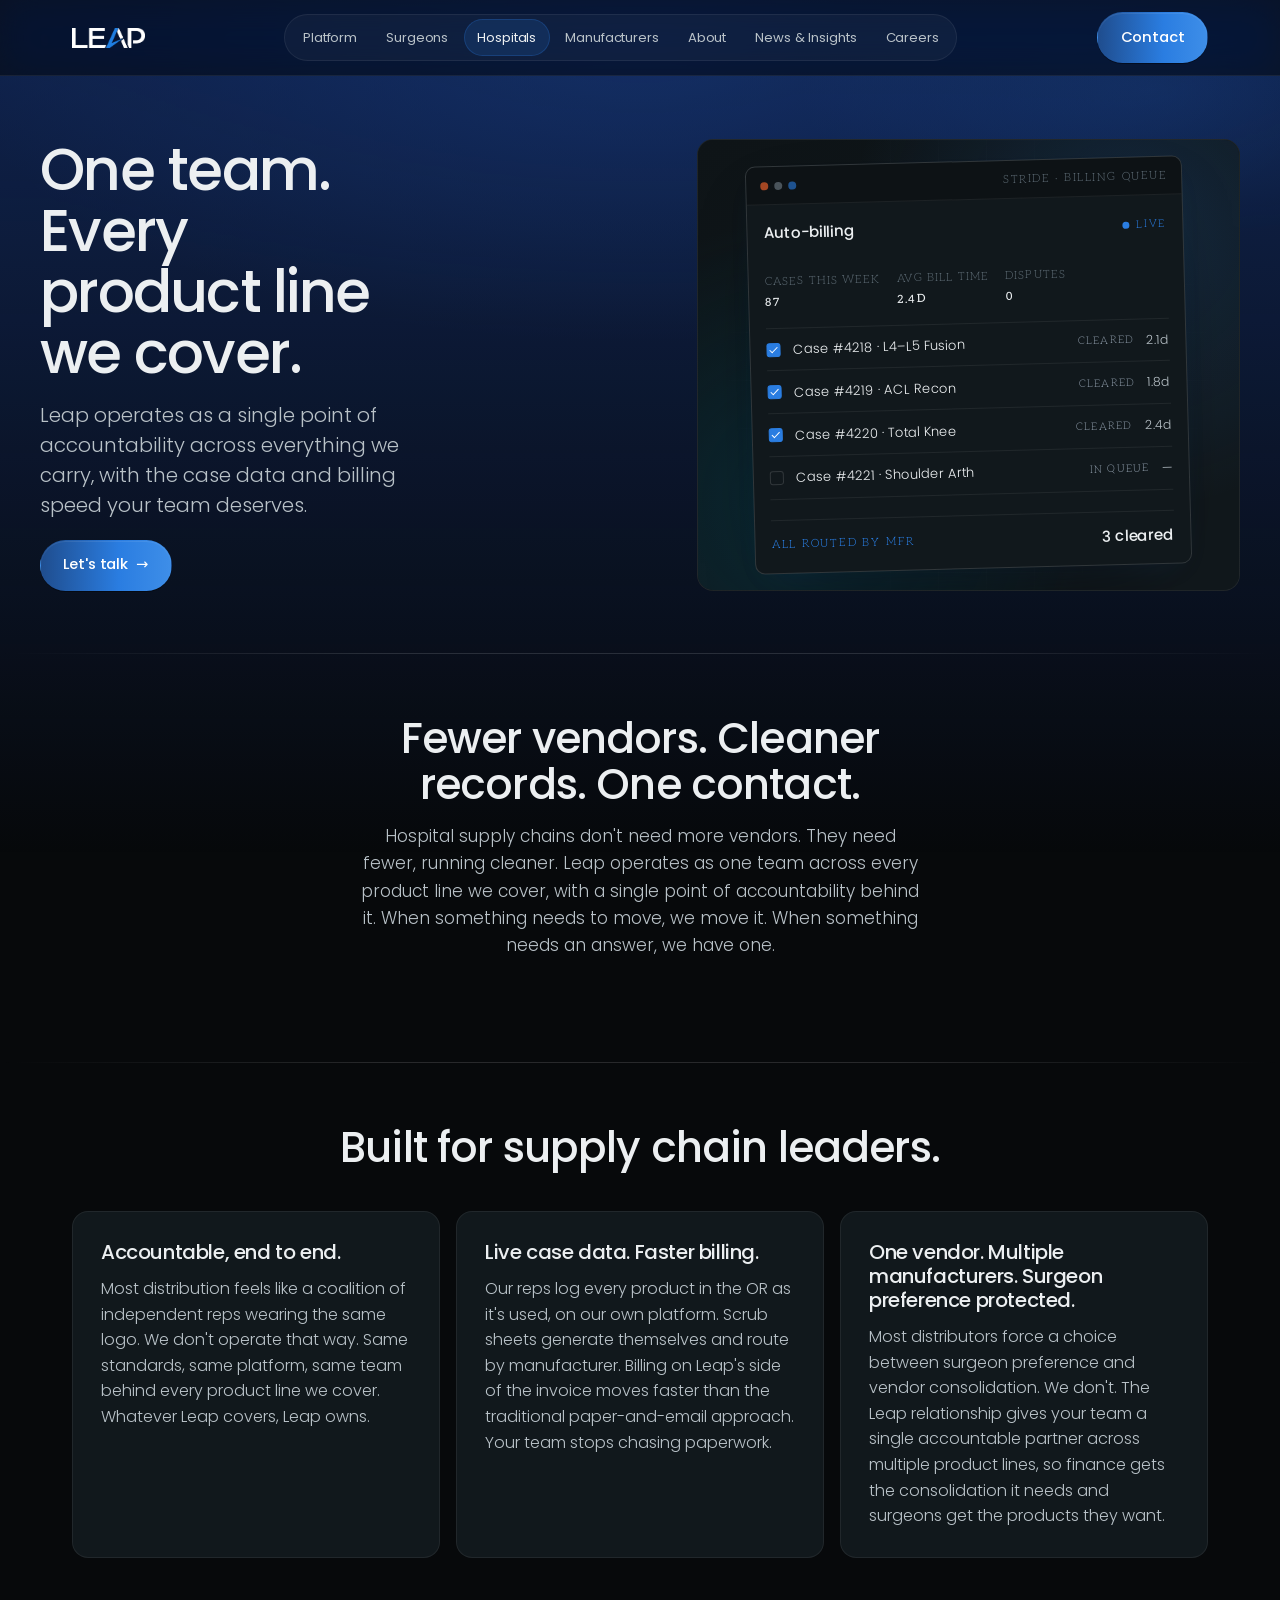
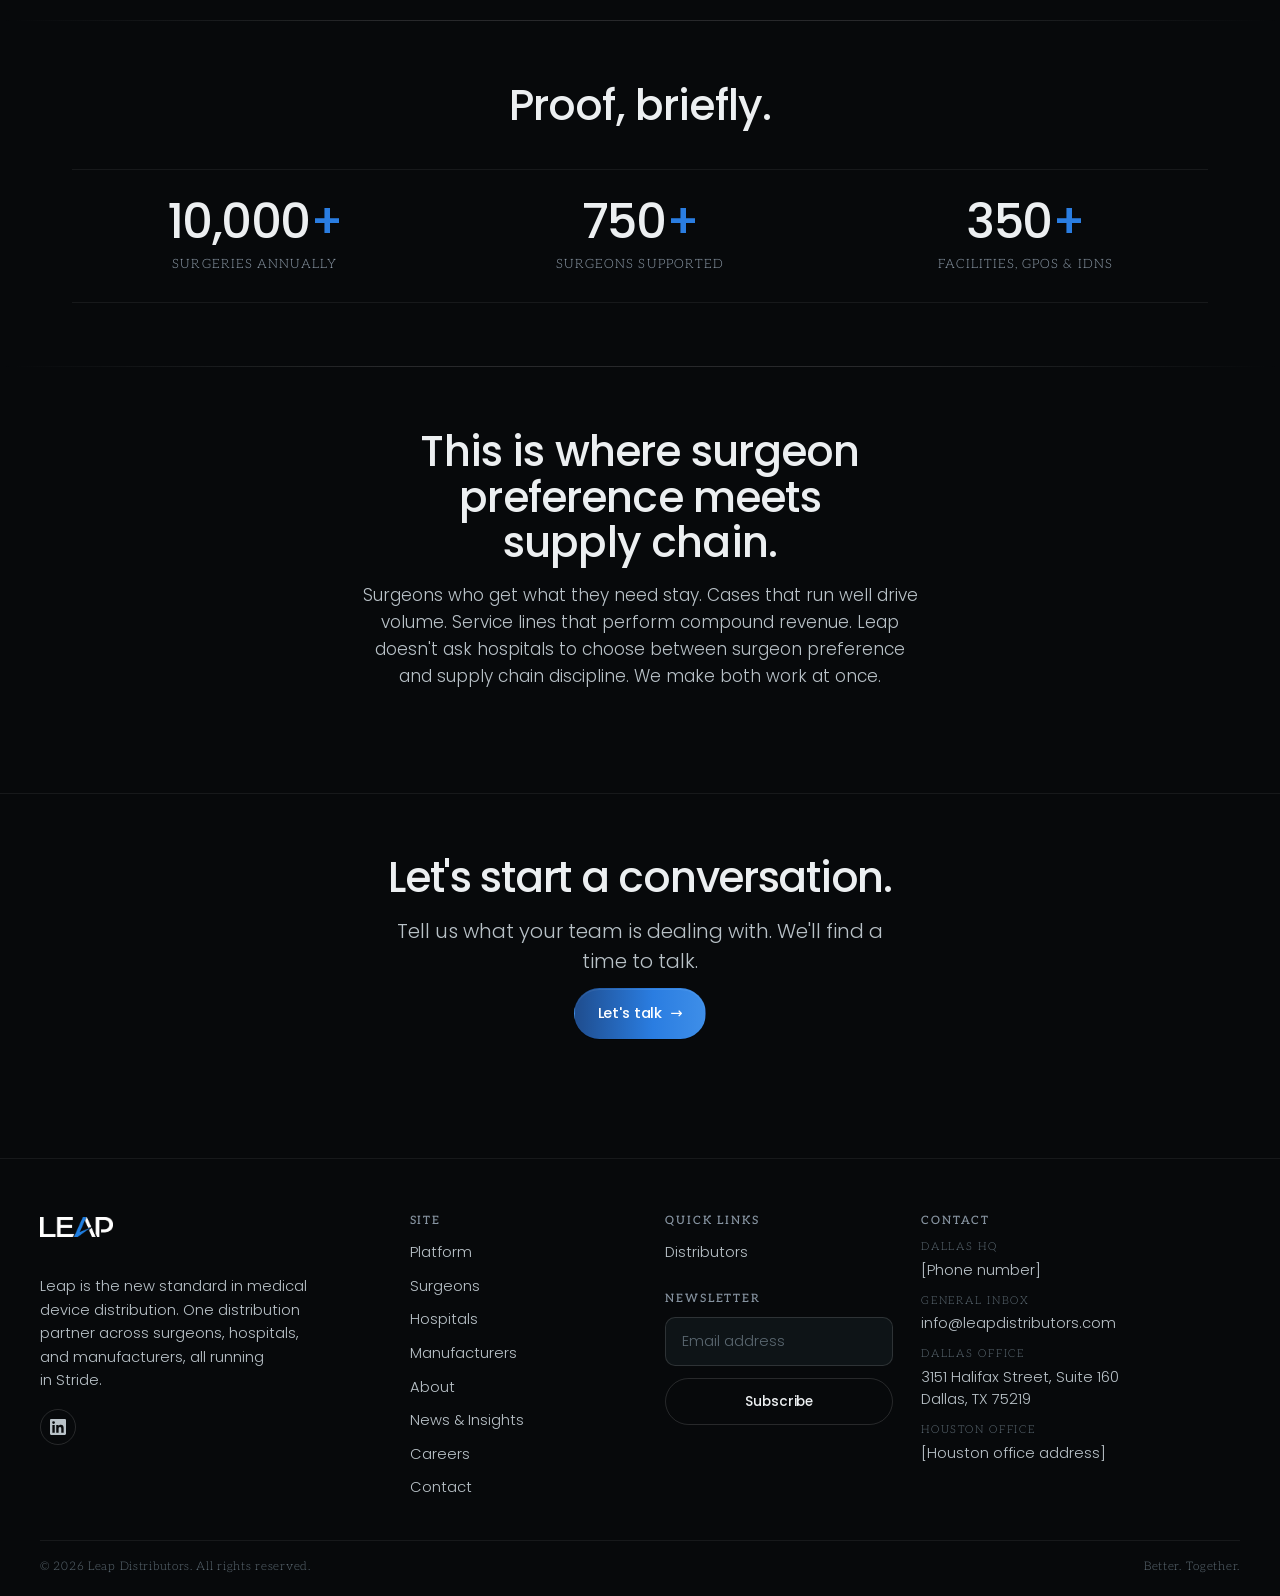
<file: assets/Website content/for-hospitals.html>
<!DOCTYPE html>
<html lang="en">
<head>
  <meta charset="UTF-8">
  <meta name="viewport" content="width=device-width, initial-scale=1.0">
  <title>Hospitals | Leap Distributors</title>
  <meta name="description" content="One team across every product line we cover. Fewer vendors, cleaner records, one contact.">
  <link rel="preconnect" href="https://fonts.googleapis.com">
  <link rel="preconnect" href="https://fonts.gstatic.com" crossorigin>
  <link href="https://fonts.googleapis.com/css2?family=Aleo:wght@500;600&family=Poppins:wght@300;400;500;600&display=swap" rel="stylesheet">
  <link rel="stylesheet" href="assets/css/tokens.css">
  <link rel="stylesheet" href="assets/css/base.css">
  <link rel="stylesheet" href="assets/css/components.css">
  <link rel="stylesheet" href="assets/css/placeholders.css">
</head>
<body>

  <header class="nav" data-nav>
    <div class="container">
      <div class="nav__inner">
        <a class="nav__brand" href="index.html" aria-label="Leap Distributors">
          <img class="nav__brand-mark" src="assets/img/leap-mark.png" alt="">
        </a>
        <nav class="nav__pillbar" aria-label="Primary">
          <a class="nav__link" href="platform.html" data-nav-link>Platform</a>
          <a class="nav__link" href="for-surgeons.html" data-nav-link>Surgeons</a>
          <a class="nav__link" href="for-hospitals.html" data-nav-link>Hospitals</a>
          <a class="nav__link" href="for-manufacturers.html" data-nav-link>Manufacturers</a>
          <a class="nav__link" href="about.html" data-nav-link>About</a>
          <a class="nav__link" href="news.html" data-nav-link>News &amp; Insights</a>
          <a class="nav__link" href="careers.html" data-nav-link>Careers</a>
        </nav>
        <a class="btn nav__cta" href="contact.html">Contact</a>
        <button class="nav__toggle" type="button" aria-label="Open menu" aria-expanded="false" data-nav-toggle>
          <span class="nav__toggle-bars" aria-hidden="true"></span>
        </button>
      </div>
    </div>

    <div class="nav__overlay" data-nav-overlay aria-hidden="true"></div>
    <aside class="nav__drawer" aria-label="Menu">
      <div class="nav__drawer-head">
        <span class="nav__drawer-label">Menu</span>
        <button class="nav__drawer-close" type="button" aria-label="Close menu" data-nav-close>×</button>
      </div>
      <div class="nav__drawer-list">
        <a class="nav__drawer-link" href="platform.html" data-nav-link>Platform</a>
        <a class="nav__drawer-link" href="for-surgeons.html" data-nav-link>Surgeons</a>
        <a class="nav__drawer-link" href="for-hospitals.html" data-nav-link>Hospitals</a>
        <a class="nav__drawer-link" href="for-manufacturers.html" data-nav-link>Manufacturers</a>
        <a class="nav__drawer-link" href="about.html" data-nav-link>About</a>
        <a class="nav__drawer-link" href="news.html" data-nav-link>News &amp; Insights</a>
        <a class="nav__drawer-link" href="careers.html" data-nav-link>Careers</a>
      </div>
      <a class="btn nav__drawer-cta" href="contact.html">Contact <span class="btn__arrow" aria-hidden="true">→</span></a>
    </aside>
  </header>

  <main>

    <!-- ===== HERO ===== -->
    <section class="hero">
      <div class="container container--wide">
        <div class="hero__grid">
          <div class="hero__copy reveal">
                        <h1 class="hero__h1">One team. Every product line we cover.</h1>
            <p class="hero__subhead">Leap operates as a single point of accountability across everything we carry, with the case data and billing speed your team deserves.</p>
            <div class="hero__ctas cta-group">
              <a class="btn" href="contact.html">Let's talk <span class="btn__arrow" aria-hidden="true">→</span></a>
            </div>
          </div>

          <!-- design note: Stride UI fragment of a clean case record or billing flow -->
          <div class="hero__visual reveal" aria-hidden="true">
            <div class="hero-stride">
              <div class="hero-stride__grid"></div>
              <div class="hero-stride__inner" style="transform: rotate(-1.5deg);">
                <div class="ui-frame">
                  <div class="ui-frame__bar">
                    <span class="ui-frame__dot"></span>
                    <span class="ui-frame__dot"></span>
                    <span class="ui-frame__dot"></span>
                    <span class="ui-frame__title">Stride · Billing Queue</span>
                  </div>
                  <div class="ui-frame__body">
                    <div class="stride-case">
                      <div class="stride-case__head">
                        <span class="stride-case__title">Auto-billing</span>
                        <span class="stride-case__live">Live</span>
                      </div>
                      <dl class="stride-case__meta">
                        <div><dt>Cases this week</dt><dd>87</dd></div>
                        <div><dt>Avg bill time</dt><dd>2.4d</dd></div>
                        <div><dt>Disputes</dt><dd>0</dd></div>
                      </dl>
                      <div class="stride-case__rows">
                        <div class="stride-row">
                          <span class="stride-row__check stride-row__check--done"></span>
                          <span class="stride-row__name">Case #4218 · L4–L5 Fusion</span>
                          <span class="stride-row__mfr">Cleared</span>
                          <span class="stride-row__time">2.1d</span>
                        </div>
                        <div class="stride-row">
                          <span class="stride-row__check stride-row__check--done"></span>
                          <span class="stride-row__name">Case #4219 · ACL Recon</span>
                          <span class="stride-row__mfr">Cleared</span>
                          <span class="stride-row__time">1.8d</span>
                        </div>
                        <div class="stride-row">
                          <span class="stride-row__check stride-row__check--done"></span>
                          <span class="stride-row__name">Case #4220 · Total Knee</span>
                          <span class="stride-row__mfr">Cleared</span>
                          <span class="stride-row__time">2.4d</span>
                        </div>
                        <div class="stride-row">
                          <span class="stride-row__check"></span>
                          <span class="stride-row__name">Case #4221 · Shoulder Arth</span>
                          <span class="stride-row__mfr">In queue</span>
                          <span class="stride-row__time">—</span>
                        </div>
                      </div>
                      <div class="stride-case__footer">
                        <span class="stride-case__status">All routed by Mfr</span>
                        <span class="stride-case__count">3 cleared</span>
                      </div>
                    </div>
                  </div>
                </div>
              </div>
            </div>
          </div>
        </div>
      </div>
    </section>

    <hr class="divider">

    <!-- ===== WHAT WORKING WITH LEAP LOOKS LIKE ===== -->
    <section class="section">
      <div class="container">
        <div class="section-intro reveal">
          <div>
                        <h2 class="section-h2">Fewer vendors. Cleaner records. One contact.</h2>
          </div>
          <div>
            <p class="section-intro__body">Hospital supply chains don't need more vendors. They need fewer, running cleaner. Leap operates as one team across every product line we cover, with a single point of accountability behind it. When something needs to move, we move it. When something needs an answer, we have one.</p>
          </div>
        </div>
      </div>
    </section>

    <hr class="divider">

    <!-- ===== WHY HOSPITALS CHOOSE LEAP ===== -->
    <section class="section">
      <div class="container">
        <div class="section-intro reveal">
          <div>
                        <h2 class="section-h2">Built for supply chain leaders.</h2>
          </div>
        </div>

        <div class="reason-grid reason-grid--3">
          <article class="reason reveal">
                        <h3 class="reason__h">Accountable, end to end.</h3>
            <p class="reason__body">Most distribution feels like a coalition of independent reps wearing the same logo. We don't operate that way. Same standards, same platform, same team behind every product line we cover. Whatever Leap covers, Leap owns.</p>
          </article>
          <article class="reason reveal">
                        <h3 class="reason__h">Live case data. Faster billing.</h3>
            <p class="reason__body">Our reps log every product in the OR as it's used, on our own platform. Scrub sheets generate themselves and route by manufacturer. Billing on Leap's side of the invoice moves faster than the traditional paper-and-email approach. Your team stops chasing paperwork.</p>
          </article>
          <article class="reason reveal">
                        <h3 class="reason__h">One vendor. Multiple manufacturers. Surgeon preference protected.</h3>
            <p class="reason__body">Most distributors force a choice between surgeon preference and vendor consolidation. We don't. The Leap relationship gives your team a single accountable partner across multiple product lines, so finance gets the consolidation it needs and surgeons get the products they want.</p>
          </article>
        </div>
      </div>
    </section>

    <hr class="divider">

    <!-- ===== THE NUMBERS ===== -->
    <section class="section">
      <div class="container">
        <div class="section-intro reveal">
          <div>
                        <h2 class="section-h2">Proof, briefly.</h2>
          </div>
        </div>

        <div class="proof-bar reveal">
          <div class="proof-bar__item">
            <span class="proof-bar__stat tnum">10,000<span class="accent-azure">+</span></span>
            <span class="proof-bar__label">Surgeries annually</span>
          </div>
          <div class="proof-bar__item">
            <span class="proof-bar__stat tnum">750<span class="accent-azure">+</span></span>
            <span class="proof-bar__label">Surgeons supported</span>
          </div>
          <div class="proof-bar__item">
            <span class="proof-bar__stat tnum">350<span class="accent-azure">+</span></span>
            <span class="proof-bar__label">Facilities, GPOs &amp; IDNs</span>
          </div>
        </div>
      </div>
    </section>

    <hr class="divider">

    <!-- ===== WHERE SURGEON PREFERENCE MEETS SUPPLY CHAIN ===== -->
    <section class="section">
      <div class="container">
        <div class="section-intro reveal">
          <div>
                        <h2 class="section-h2">This is where surgeon preference meets supply chain.</h2>
          </div>
          <div>
            <p class="section-intro__body">Surgeons who get what they need stay. Cases that run well drive volume. Service lines that perform compound revenue. Leap doesn't ask hospitals to choose between surgeon preference and supply chain discipline. We make both work at once.</p>
          </div>
        </div>
      </div>
    </section>

    <!-- ===== CLOSING CTA ===== -->
    <section class="closing-cta">
      <div class="container">
        <div class="closing-cta__inner reveal">
          <div>
                        <h2 class="closing-cta__h2">Let's start a conversation.</h2>
          </div>
          <div>
            <p class="closing-cta__body">Tell us what your team is dealing with. We'll find a time to talk.</p>
            <div class="closing-cta__ctas">
              <a class="btn" href="contact.html">Let's talk <span class="btn__arrow" aria-hidden="true">→</span></a>
            </div>
          </div>
        </div>
      </div>
    </section>

  </main>

  <footer class="footer">
    <div class="container container--wide">
      <div class="footer__grid">
        <div>
          <a class="nav__brand" href="index.html" aria-label="Leap Distributors" style="margin-bottom: var(--s-5);">
            <img class="nav__brand-mark" src="assets/img/leap-mark.png" alt="">
          </a>
          <p class="footer__about-text" style="margin-top: var(--s-4);">Leap is the new standard in medical device distribution. One distribution partner across surgeons, hospitals, and manufacturers, all running in Stride.</p>
          <a class="footer__social" href="#" target="_blank" rel="noopener" aria-label="Leap Distributors on LinkedIn">
            <svg xmlns="http://www.w3.org/2000/svg" width="16" height="16" viewBox="0 0 24 24" fill="currentColor" aria-hidden="true"><path d="M20.45 20.45h-3.55v-5.57c0-1.33-.03-3.04-1.85-3.04-1.85 0-2.13 1.45-2.13 2.94v5.67H9.36V9h3.41v1.56h.05c.48-.9 1.64-1.85 3.38-1.85 3.61 0 4.28 2.38 4.28 5.47v6.27zM5.34 7.43a2.06 2.06 0 1 1 0-4.13 2.06 2.06 0 0 1 0 4.13zM7.12 20.45H3.55V9h3.57v11.45zM22.22 0H1.77C.79 0 0 .77 0 1.73v20.54C0 23.23.79 24 1.77 24h20.45c.98 0 1.78-.77 1.78-1.73V1.73C24 .77 23.2 0 22.22 0z"/></svg>
          </a>
        </div>

        <div>
          <h2 class="footer__col-h">Site</h2>
          <ul class="footer__links">
            <li><a class="footer__link" href="platform.html">Platform</a></li>
            <li><a class="footer__link" href="for-surgeons.html">Surgeons</a></li>
            <li><a class="footer__link" href="for-hospitals.html">Hospitals</a></li>
            <li><a class="footer__link" href="for-manufacturers.html">Manufacturers</a></li>
            <li><a class="footer__link" href="about.html">About</a></li>
            <li><a class="footer__link" href="news.html">News &amp; Insights</a></li>
            <li><a class="footer__link" href="careers.html">Careers</a></li>
            <li><a class="footer__link" href="contact.html">Contact</a></li>
          </ul>
        </div>

        <div>
          <h2 class="footer__col-h">Quick links</h2>
          <ul class="footer__links">
            <li><a class="footer__link" href="distributors.html">Distributors</a></li>
          </ul>
          <h2 class="footer__col-h" style="margin-top: var(--s-6);">Newsletter</h2>
          <form class="newsletter" data-newsletter-form>
            <div class="newsletter__row" data-newsletter-row>
              <input class="newsletter__input" type="email" name="email" placeholder="Email address" required aria-label="Email address">
            </div>
            <div class="newsletter__row" data-newsletter-row>
              <button class="btn btn--ghost" type="submit" style="padding: 0.7rem 1.25rem; font-size: 0.85rem;">Subscribe</button>
            </div>
            <p class="newsletter__success" data-newsletter-success style="display:none;"></p>
          </form>
        </div>

        <div>
          <h2 class="footer__col-h">Contact</h2>
          <div class="footer__contact">
            <div>
              <span class="footer__address-label">Dallas HQ</span>
              <a class="footer__link" href="tel:">[Phone number]</a>
            </div>
            <div>
              <span class="footer__address-label">General inbox</span>
              <a class="footer__link" href="mailto:info@leapdistributors.com">info@leapdistributors.com</a>
            </div>
            <address class="footer__address">
              <span class="footer__address-label">Dallas office</span>
              3151 Halifax Street, Suite 160<br>
              Dallas, TX 75219
            </address>
            <address class="footer__address">
              <span class="footer__address-label">Houston office</span>
              [Houston office address]
            </address>
          </div>
        </div>
      </div>

      <div class="footer__strip">
        <span>© <span data-year></span> Leap Distributors. All rights reserved.</span>
        <span>Better. Together.</span>
      </div>
    </div>
  </footer>

  <script src="assets/js/main.js"></script>
</body>
</html>
</file>
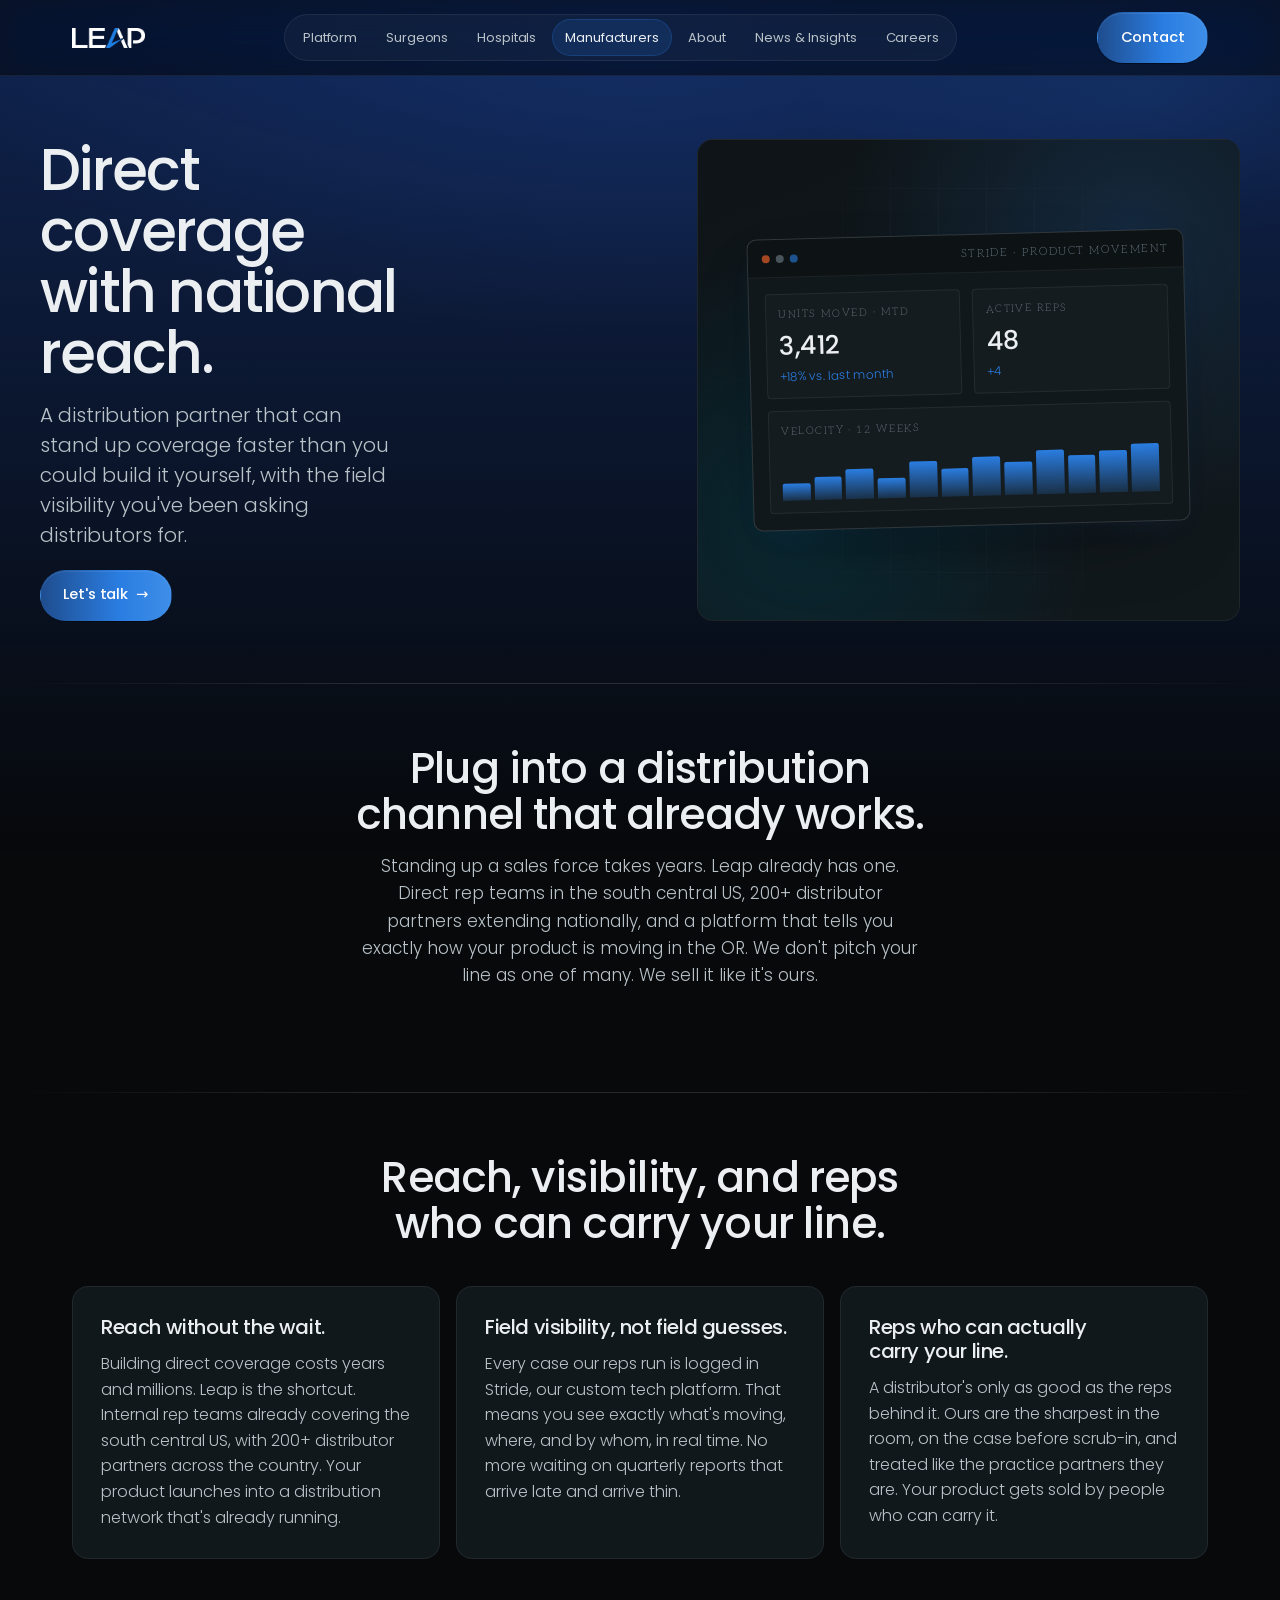
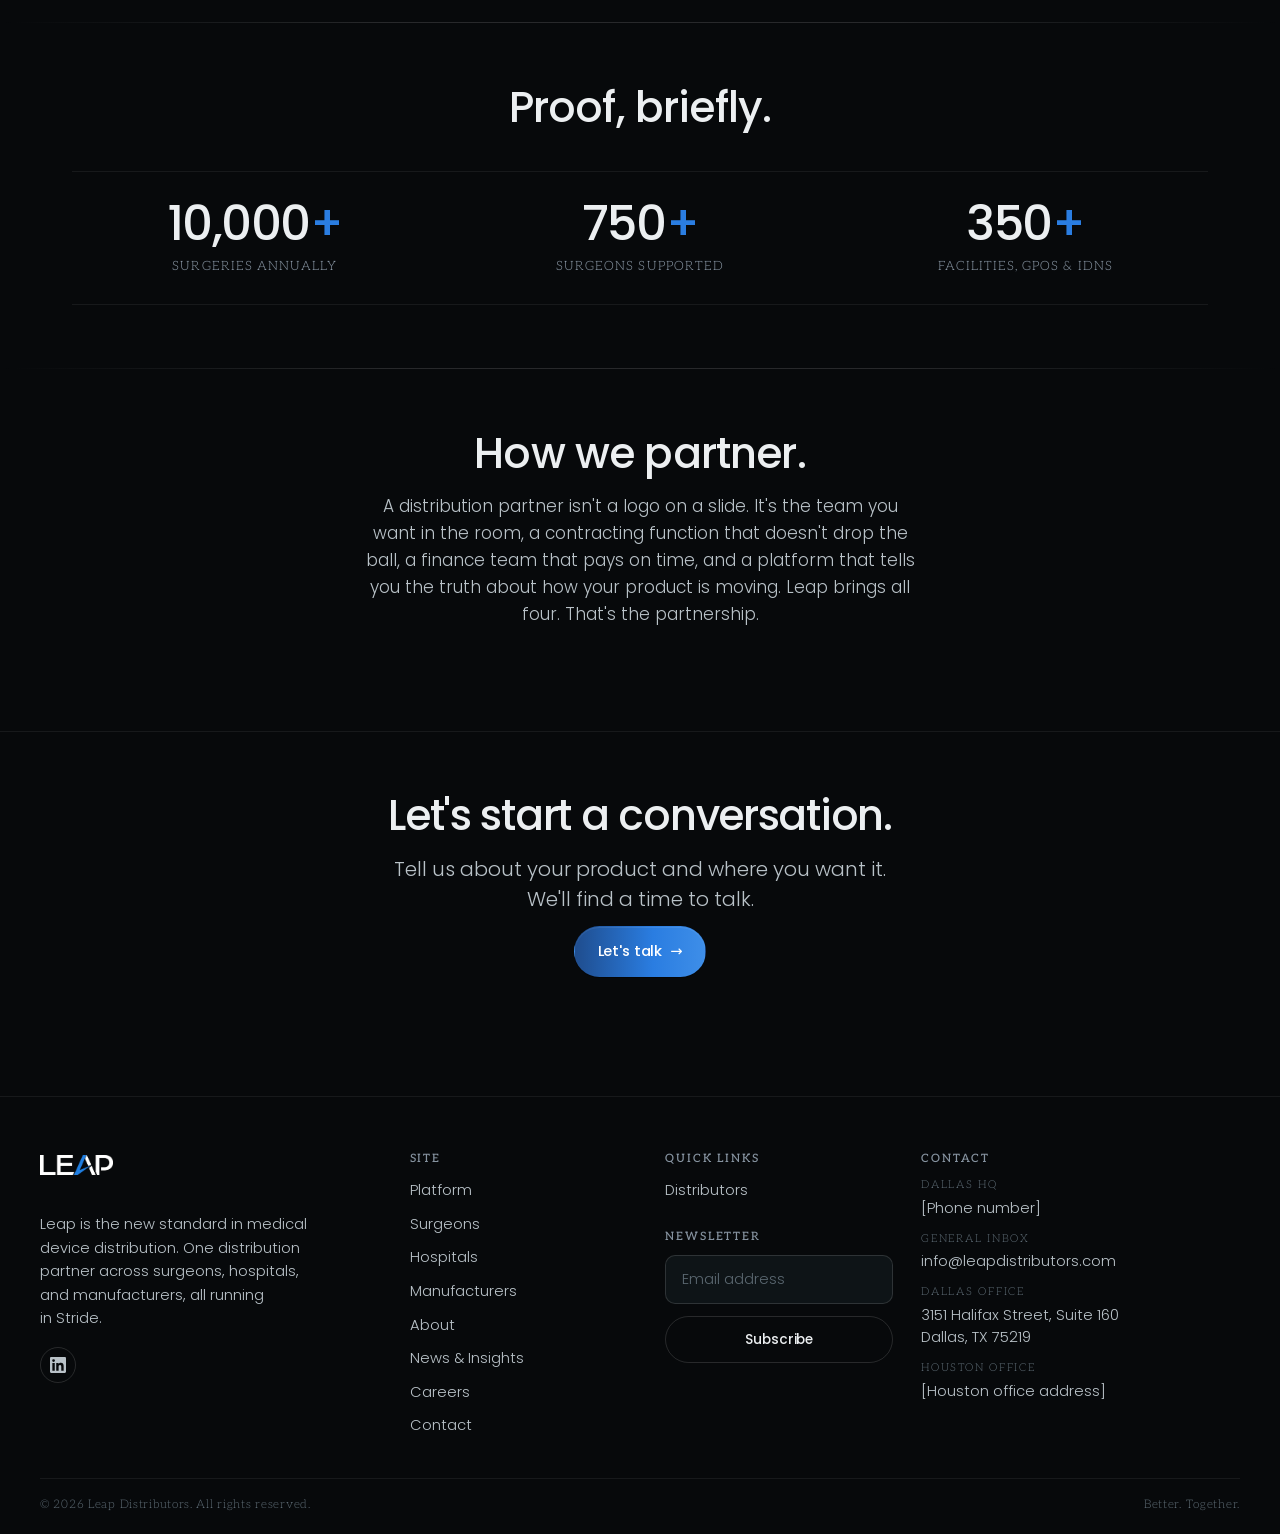
<file: assets/Website content/for-manufacturers.html>
<!DOCTYPE html>
<html lang="en">
<head>
  <meta charset="UTF-8">
  <meta name="viewport" content="width=device-width, initial-scale=1.0">
  <title>Manufacturers | Leap Distributors</title>
  <meta name="description" content="Direct coverage with national reach. A distribution partner that can stand up coverage faster than you could build it yourself.">
  <link rel="preconnect" href="https://fonts.googleapis.com">
  <link rel="preconnect" href="https://fonts.gstatic.com" crossorigin>
  <link href="https://fonts.googleapis.com/css2?family=Aleo:wght@500;600&family=Poppins:wght@300;400;500;600&display=swap" rel="stylesheet">
  <link rel="stylesheet" href="assets/css/tokens.css">
  <link rel="stylesheet" href="assets/css/base.css">
  <link rel="stylesheet" href="assets/css/components.css">
  <link rel="stylesheet" href="assets/css/placeholders.css">
</head>
<body>

  <header class="nav" data-nav>
    <div class="container">
      <div class="nav__inner">
        <a class="nav__brand" href="index.html" aria-label="Leap Distributors">
          <img class="nav__brand-mark" src="assets/img/leap-mark.png" alt="">
        </a>
        <nav class="nav__pillbar" aria-label="Primary">
          <a class="nav__link" href="platform.html" data-nav-link>Platform</a>
          <a class="nav__link" href="for-surgeons.html" data-nav-link>Surgeons</a>
          <a class="nav__link" href="for-hospitals.html" data-nav-link>Hospitals</a>
          <a class="nav__link" href="for-manufacturers.html" data-nav-link>Manufacturers</a>
          <a class="nav__link" href="about.html" data-nav-link>About</a>
          <a class="nav__link" href="news.html" data-nav-link>News &amp; Insights</a>
          <a class="nav__link" href="careers.html" data-nav-link>Careers</a>
        </nav>
        <a class="btn nav__cta" href="contact.html">Contact</a>
        <button class="nav__toggle" type="button" aria-label="Open menu" aria-expanded="false" data-nav-toggle>
          <span class="nav__toggle-bars" aria-hidden="true"></span>
        </button>
      </div>
    </div>

    <div class="nav__overlay" data-nav-overlay aria-hidden="true"></div>
    <aside class="nav__drawer" aria-label="Menu">
      <div class="nav__drawer-head">
        <span class="nav__drawer-label">Menu</span>
        <button class="nav__drawer-close" type="button" aria-label="Close menu" data-nav-close>×</button>
      </div>
      <div class="nav__drawer-list">
        <a class="nav__drawer-link" href="platform.html" data-nav-link>Platform</a>
        <a class="nav__drawer-link" href="for-surgeons.html" data-nav-link>Surgeons</a>
        <a class="nav__drawer-link" href="for-hospitals.html" data-nav-link>Hospitals</a>
        <a class="nav__drawer-link" href="for-manufacturers.html" data-nav-link>Manufacturers</a>
        <a class="nav__drawer-link" href="about.html" data-nav-link>About</a>
        <a class="nav__drawer-link" href="news.html" data-nav-link>News &amp; Insights</a>
        <a class="nav__drawer-link" href="careers.html" data-nav-link>Careers</a>
      </div>
      <a class="btn nav__drawer-cta" href="contact.html">Contact <span class="btn__arrow" aria-hidden="true">→</span></a>
    </aside>
  </header>

  <main>

    <!-- ===== HERO ===== -->
    <section class="hero">
      <div class="container container--wide">
        <div class="hero__grid">
          <div class="hero__copy reveal">
                        <h1 class="hero__h1">Direct coverage with national reach.</h1>
            <p class="hero__subhead">A distribution partner that can stand up coverage faster than you could build it yourself, with the field visibility you've been asking distributors for.</p>
            <div class="hero__ctas cta-group">
              <a class="btn" href="contact.html">Let's talk <span class="btn__arrow" aria-hidden="true">→</span></a>
            </div>
          </div>

          <!-- design note: stylized Stride dashboard fragment showing product movement / rep activity -->
          <div class="hero__visual reveal" aria-hidden="true">
            <div class="hero-stride">
              <div class="hero-stride__grid"></div>
              <div class="hero-stride__inner" style="transform: rotate(-1.5deg);">
                <div class="ui-frame">
                  <div class="ui-frame__bar">
                    <span class="ui-frame__dot"></span>
                    <span class="ui-frame__dot"></span>
                    <span class="ui-frame__dot"></span>
                    <span class="ui-frame__title">Stride · Product Movement</span>
                  </div>
                  <div class="ui-frame__body">
                    <div class="bi">
                      <div class="bi__card">
                        <div class="bi__label">Units Moved · MTD</div>
                        <div class="bi__value tnum">3,412</div>
                        <div class="bi__delta">+18% vs. last month</div>
                      </div>
                      <div class="bi__card">
                        <div class="bi__label">Active Reps</div>
                        <div class="bi__value tnum">48</div>
                        <div class="bi__delta">+4</div>
                      </div>
                      <div class="bi__card bi__card--span">
                        <div class="bi__label">Velocity · 12 weeks</div>
                        <div class="bi__bars">
                          <span class="bi__bar"></span><span class="bi__bar"></span><span class="bi__bar"></span>
                          <span class="bi__bar"></span><span class="bi__bar"></span><span class="bi__bar"></span>
                          <span class="bi__bar"></span><span class="bi__bar"></span><span class="bi__bar"></span>
                          <span class="bi__bar"></span><span class="bi__bar"></span><span class="bi__bar"></span>
                        </div>
                      </div>
                    </div>
                  </div>
                </div>
              </div>
            </div>
          </div>
        </div>
      </div>
    </section>

    <hr class="divider">

    <!-- ===== WHAT WORKING WITH LEAP LOOKS LIKE ===== -->
    <section class="section">
      <div class="container">
        <div class="section-intro reveal">
          <div>
                        <h2 class="section-h2">Plug into a distribution channel that already works.</h2>
          </div>
          <div>
            <p class="section-intro__body">Standing up a sales force takes years. Leap already has one. Direct rep teams in the south central US, 200+ distributor partners extending nationally, and a platform that tells you exactly how your product is moving in the OR. We don't pitch your line as one of many. We sell it like it's ours.</p>
          </div>
        </div>
      </div>
    </section>

    <hr class="divider">

    <!-- ===== WHY MANUFACTURERS CHOOSE LEAP ===== -->
    <section class="section">
      <div class="container">
        <div class="section-intro reveal">
          <div>
                        <h2 class="section-h2">Reach, visibility, and reps who can carry your line.</h2>
          </div>
        </div>

        <div class="reason-grid reason-grid--3">
          <article class="reason reveal">
                        <h3 class="reason__h">Reach without the wait.</h3>
            <p class="reason__body">Building direct coverage costs years and millions. Leap is the shortcut. Internal rep teams already covering the south central US, with 200+ distributor partners across the country. Your product launches into a distribution network that's already running.</p>
          </article>
          <article class="reason reveal">
                        <h3 class="reason__h">Field visibility, not field guesses.</h3>
            <p class="reason__body">Every case our reps run is logged in Stride, our custom tech platform. That means you see exactly what's moving, where, and by whom, in real time. No more waiting on quarterly reports that arrive late and arrive thin.</p>
          </article>
          <article class="reason reveal">
                        <h3 class="reason__h">Reps who can actually carry your line.</h3>
            <p class="reason__body">A distributor's only as good as the reps behind it. Ours are the sharpest in the room, on the case before scrub-in, and treated like the practice partners they are. Your product gets sold by people who can carry it.</p>
          </article>
        </div>
      </div>
    </section>

    <hr class="divider">

    <!-- ===== THE NUMBERS ===== -->
    <section class="section">
      <div class="container">
        <div class="section-intro reveal">
          <div>
                        <h2 class="section-h2">Proof, briefly.</h2>
          </div>
        </div>

        <div class="proof-bar reveal">
          <div class="proof-bar__item">
            <span class="proof-bar__stat tnum">10,000<span class="accent-azure">+</span></span>
            <span class="proof-bar__label">Surgeries annually</span>
          </div>
          <div class="proof-bar__item">
            <span class="proof-bar__stat tnum">750<span class="accent-azure">+</span></span>
            <span class="proof-bar__label">Surgeons supported</span>
          </div>
          <div class="proof-bar__item">
            <span class="proof-bar__stat tnum">350<span class="accent-azure">+</span></span>
            <span class="proof-bar__label">Facilities, GPOs &amp; IDNs</span>
          </div>
        </div>
      </div>
    </section>

    <hr class="divider">

    <!-- ===== HOW WE PARTNER ===== -->
    <section class="section">
      <div class="container">
        <div class="section-intro reveal">
          <div>
                        <h2 class="section-h2">How we partner.</h2>
          </div>
          <div>
            <p class="section-intro__body">A distribution partner isn't a logo on a slide. It's the team you want in the room, a contracting function that doesn't drop the ball, a finance team that pays on time, and a platform that tells you the truth about how your product is moving. Leap brings all four. That's the partnership.</p>
          </div>
        </div>
      </div>
    </section>

    <!-- ===== CLOSING CTA ===== -->
    <section class="closing-cta">
      <div class="container">
        <div class="closing-cta__inner reveal">
          <div>
                        <h2 class="closing-cta__h2">Let's start a conversation.</h2>
          </div>
          <div>
            <p class="closing-cta__body">Tell us about your product and where you want it. We'll find a time to talk.</p>
            <div class="closing-cta__ctas">
              <a class="btn" href="contact.html">Let's talk <span class="btn__arrow" aria-hidden="true">→</span></a>
            </div>
          </div>
        </div>
      </div>
    </section>

  </main>

  <footer class="footer">
    <div class="container container--wide">
      <div class="footer__grid">
        <div>
          <a class="nav__brand" href="index.html" aria-label="Leap Distributors" style="margin-bottom: var(--s-5);">
            <img class="nav__brand-mark" src="assets/img/leap-mark.png" alt="">
          </a>
          <p class="footer__about-text" style="margin-top: var(--s-4);">Leap is the new standard in medical device distribution. One distribution partner across surgeons, hospitals, and manufacturers, all running in Stride.</p>
          <a class="footer__social" href="#" target="_blank" rel="noopener" aria-label="Leap Distributors on LinkedIn">
            <svg xmlns="http://www.w3.org/2000/svg" width="16" height="16" viewBox="0 0 24 24" fill="currentColor" aria-hidden="true"><path d="M20.45 20.45h-3.55v-5.57c0-1.33-.03-3.04-1.85-3.04-1.85 0-2.13 1.45-2.13 2.94v5.67H9.36V9h3.41v1.56h.05c.48-.9 1.64-1.85 3.38-1.85 3.61 0 4.28 2.38 4.28 5.47v6.27zM5.34 7.43a2.06 2.06 0 1 1 0-4.13 2.06 2.06 0 0 1 0 4.13zM7.12 20.45H3.55V9h3.57v11.45zM22.22 0H1.77C.79 0 0 .77 0 1.73v20.54C0 23.23.79 24 1.77 24h20.45c.98 0 1.78-.77 1.78-1.73V1.73C24 .77 23.2 0 22.22 0z"/></svg>
          </a>
        </div>

        <div>
          <h2 class="footer__col-h">Site</h2>
          <ul class="footer__links">
            <li><a class="footer__link" href="platform.html">Platform</a></li>
            <li><a class="footer__link" href="for-surgeons.html">Surgeons</a></li>
            <li><a class="footer__link" href="for-hospitals.html">Hospitals</a></li>
            <li><a class="footer__link" href="for-manufacturers.html">Manufacturers</a></li>
            <li><a class="footer__link" href="about.html">About</a></li>
            <li><a class="footer__link" href="news.html">News &amp; Insights</a></li>
            <li><a class="footer__link" href="careers.html">Careers</a></li>
            <li><a class="footer__link" href="contact.html">Contact</a></li>
          </ul>
        </div>

        <div>
          <h2 class="footer__col-h">Quick links</h2>
          <ul class="footer__links">
            <li><a class="footer__link" href="distributors.html">Distributors</a></li>
          </ul>
          <h2 class="footer__col-h" style="margin-top: var(--s-6);">Newsletter</h2>
          <form class="newsletter" data-newsletter-form>
            <div class="newsletter__row" data-newsletter-row>
              <input class="newsletter__input" type="email" name="email" placeholder="Email address" required aria-label="Email address">
            </div>
            <div class="newsletter__row" data-newsletter-row>
              <button class="btn btn--ghost" type="submit" style="padding: 0.7rem 1.25rem; font-size: 0.85rem;">Subscribe</button>
            </div>
            <p class="newsletter__success" data-newsletter-success style="display:none;"></p>
          </form>
        </div>

        <div>
          <h2 class="footer__col-h">Contact</h2>
          <div class="footer__contact">
            <div>
              <span class="footer__address-label">Dallas HQ</span>
              <a class="footer__link" href="tel:">[Phone number]</a>
            </div>
            <div>
              <span class="footer__address-label">General inbox</span>
              <a class="footer__link" href="mailto:info@leapdistributors.com">info@leapdistributors.com</a>
            </div>
            <address class="footer__address">
              <span class="footer__address-label">Dallas office</span>
              3151 Halifax Street, Suite 160<br>
              Dallas, TX 75219
            </address>
            <address class="footer__address">
              <span class="footer__address-label">Houston office</span>
              [Houston office address]
            </address>
          </div>
        </div>
      </div>

      <div class="footer__strip">
        <span>© <span data-year></span> Leap Distributors. All rights reserved.</span>
        <span>Better. Together.</span>
      </div>
    </div>
  </footer>

  <script src="assets/js/main.js"></script>
</body>
</html>
</file>
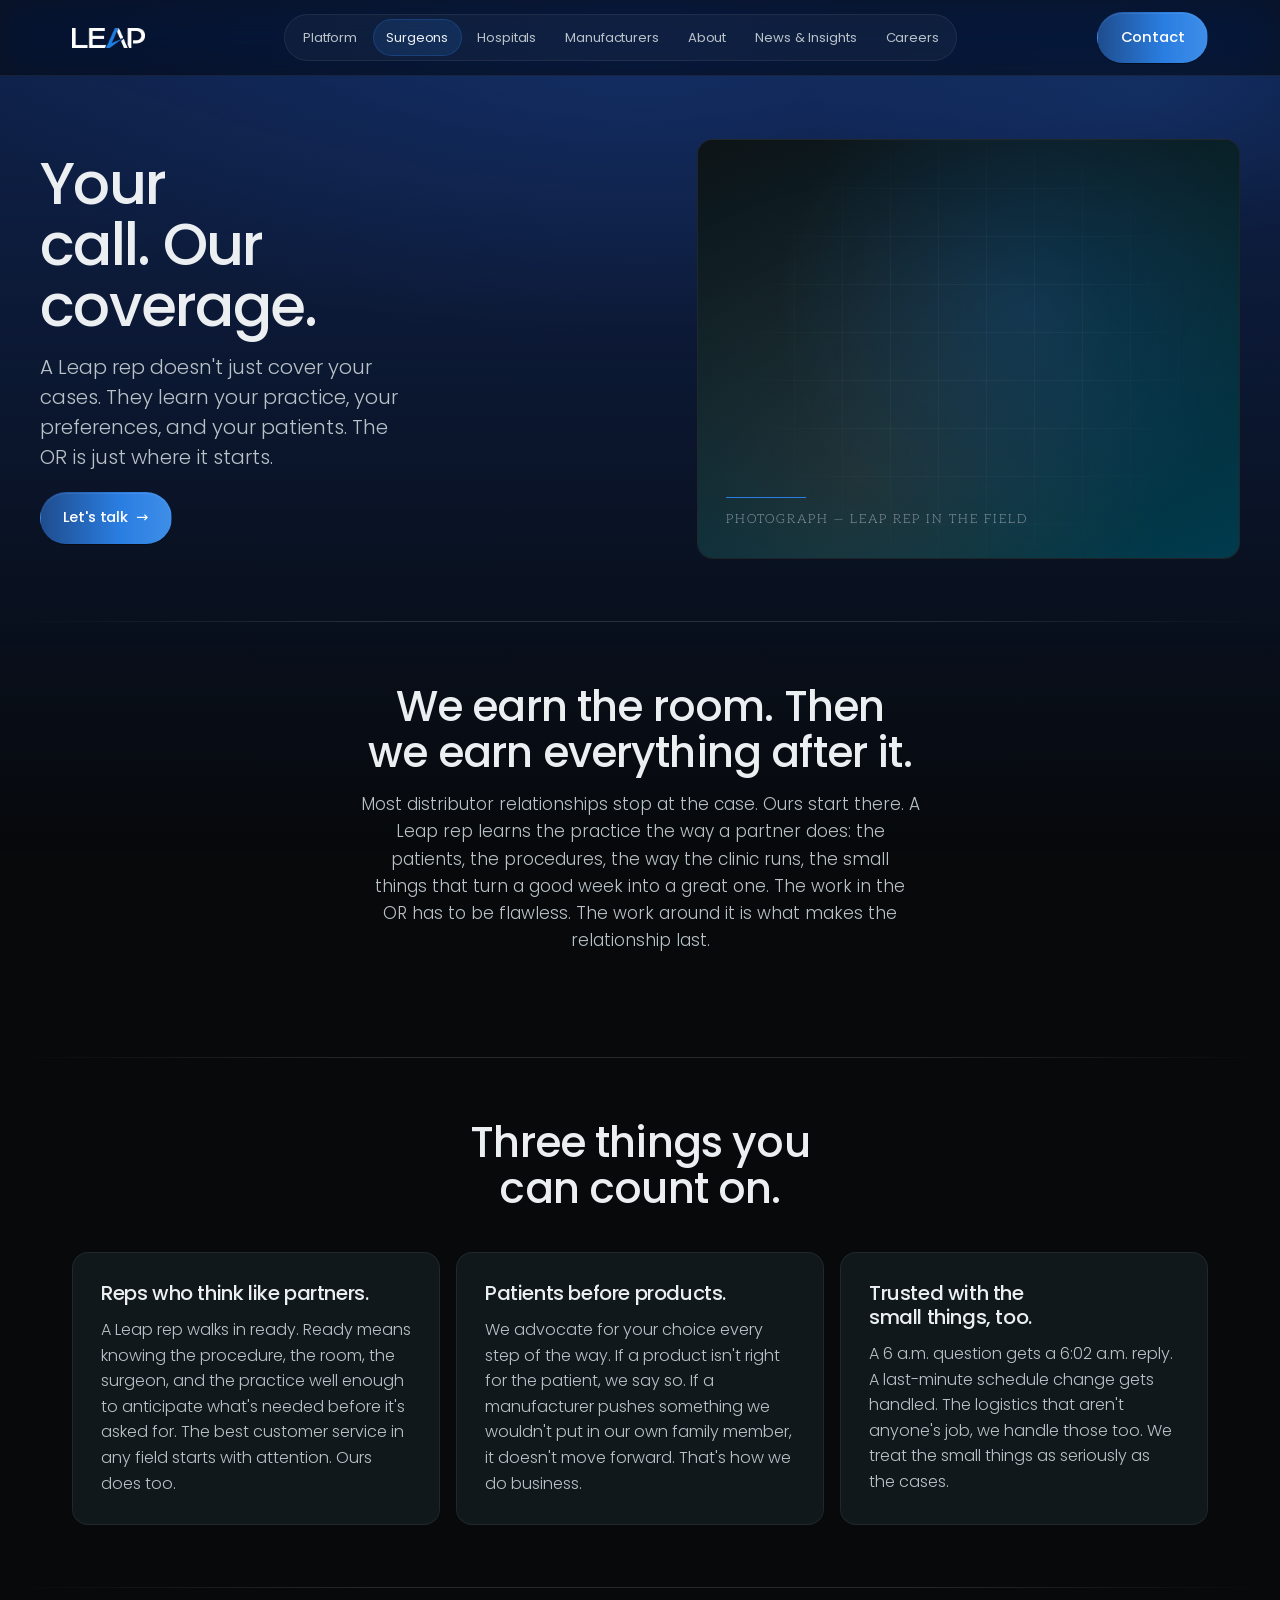
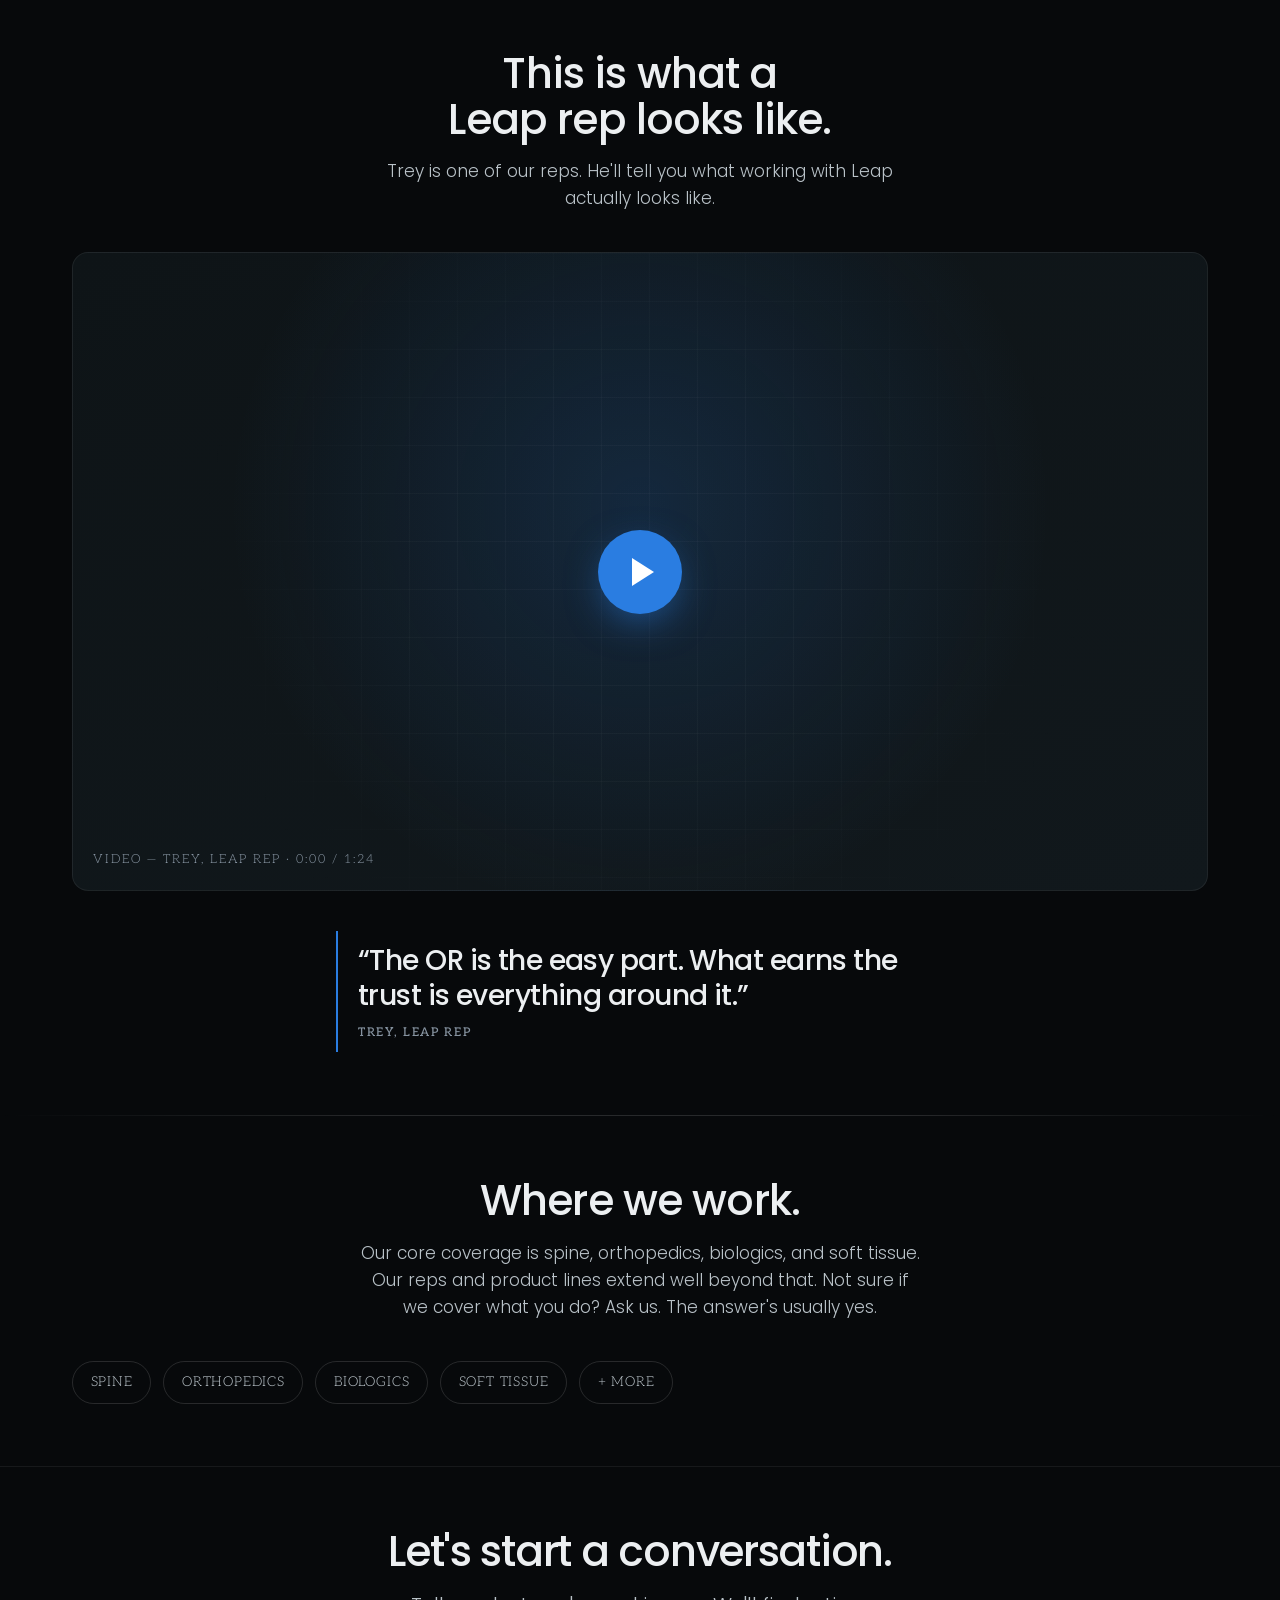
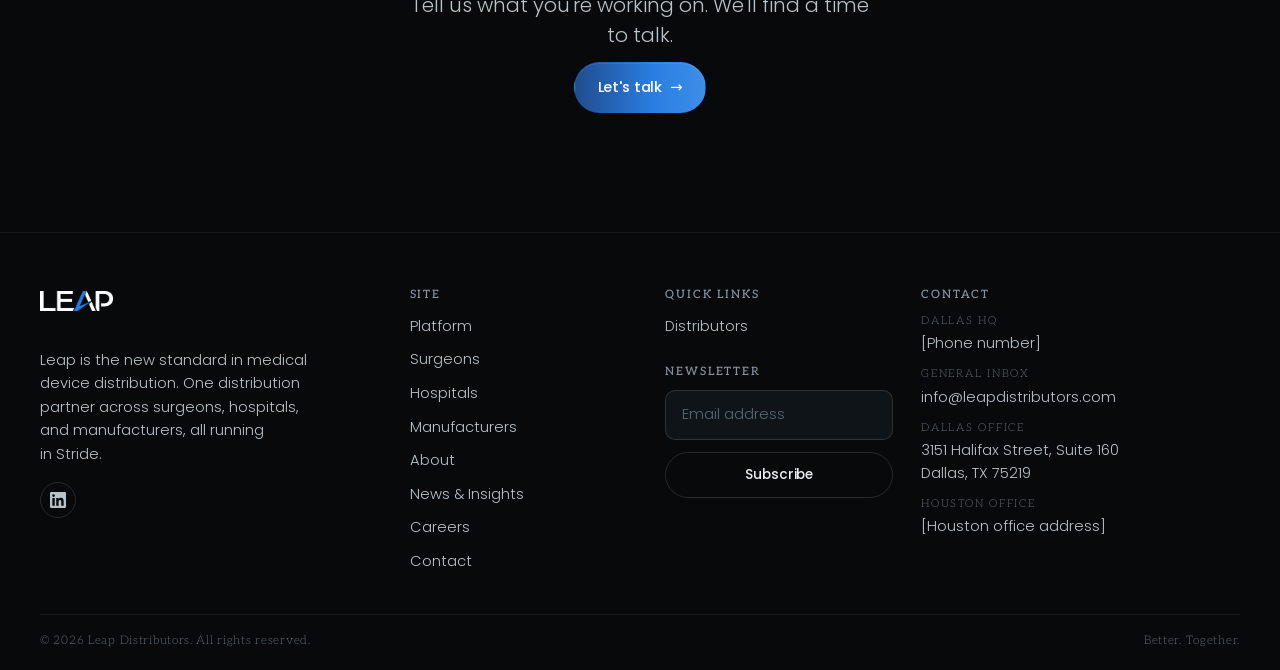
<file: assets/Website content/for-surgeons.html>
<!DOCTYPE html>
<html lang="en">
<head>
  <meta charset="UTF-8">
  <meta name="viewport" content="width=device-width, initial-scale=1.0">
  <title>Surgeons | Leap Distributors</title>
  <meta name="description" content="Reps who know your preferences, your procedures, and your room before they walk in.">
  <link rel="preconnect" href="https://fonts.googleapis.com">
  <link rel="preconnect" href="https://fonts.gstatic.com" crossorigin>
  <link href="https://fonts.googleapis.com/css2?family=Aleo:wght@500;600&family=Poppins:wght@300;400;500;600&display=swap" rel="stylesheet">
  <link rel="stylesheet" href="assets/css/tokens.css">
  <link rel="stylesheet" href="assets/css/base.css">
  <link rel="stylesheet" href="assets/css/components.css">
  <link rel="stylesheet" href="assets/css/placeholders.css">
</head>
<body>

  <header class="nav" data-nav>
    <div class="container">
      <div class="nav__inner">
        <a class="nav__brand" href="index.html" aria-label="Leap Distributors">
          <img class="nav__brand-mark" src="assets/img/leap-mark.png" alt="">
        </a>
        <nav class="nav__pillbar" aria-label="Primary">
          <a class="nav__link" href="platform.html" data-nav-link>Platform</a>
          <a class="nav__link" href="for-surgeons.html" data-nav-link>Surgeons</a>
          <a class="nav__link" href="for-hospitals.html" data-nav-link>Hospitals</a>
          <a class="nav__link" href="for-manufacturers.html" data-nav-link>Manufacturers</a>
          <a class="nav__link" href="about.html" data-nav-link>About</a>
          <a class="nav__link" href="news.html" data-nav-link>News &amp; Insights</a>
          <a class="nav__link" href="careers.html" data-nav-link>Careers</a>
        </nav>
        <a class="btn nav__cta" href="contact.html">Contact</a>
        <button class="nav__toggle" type="button" aria-label="Open menu" aria-expanded="false" data-nav-toggle>
          <span class="nav__toggle-bars" aria-hidden="true"></span>
        </button>
      </div>
    </div>

    <div class="nav__overlay" data-nav-overlay aria-hidden="true"></div>
    <aside class="nav__drawer" aria-label="Menu">
      <div class="nav__drawer-head">
        <span class="nav__drawer-label">Menu</span>
        <button class="nav__drawer-close" type="button" aria-label="Close menu" data-nav-close>×</button>
      </div>
      <div class="nav__drawer-list">
        <a class="nav__drawer-link" href="platform.html" data-nav-link>Platform</a>
        <a class="nav__drawer-link" href="for-surgeons.html" data-nav-link>Surgeons</a>
        <a class="nav__drawer-link" href="for-hospitals.html" data-nav-link>Hospitals</a>
        <a class="nav__drawer-link" href="for-manufacturers.html" data-nav-link>Manufacturers</a>
        <a class="nav__drawer-link" href="about.html" data-nav-link>About</a>
        <a class="nav__drawer-link" href="news.html" data-nav-link>News &amp; Insights</a>
        <a class="nav__drawer-link" href="careers.html" data-nav-link>Careers</a>
      </div>
      <a class="btn nav__drawer-cta" href="contact.html">Contact <span class="btn__arrow" aria-hidden="true">→</span></a>
    </aside>
  </header>

  <main>

    <!-- ===== HERO ===== -->
    <section class="hero">
      <div class="container container--wide">
        <div class="hero__grid">
          <div class="hero__copy reveal">
                        <h1 class="hero__h1">Your call. Our coverage.</h1>
            <p class="hero__subhead">A Leap rep doesn't just cover your cases. They learn your practice, your preferences, and your patients. The OR is just where it starts.</p>
            <div class="hero__ctas cta-group">
              <a class="btn" href="contact.html">Let's talk <span class="btn__arrow" aria-hidden="true">→</span></a>
            </div>
          </div>

          <!-- design note: human, not abstract. Best option: photograph of a Leap rep (Trey) in the field. Placeholder. -->
          <div class="hero__visual reveal" aria-hidden="true">
            <div style="position:absolute; inset:0; background: radial-gradient(circle at 60% 40%, rgba(42, 125, 225, 0.18), transparent 60%), radial-gradient(circle at 30% 80%, rgba(227, 95, 42, 0.12), transparent 60%), linear-gradient(160deg, var(--bg-elevated), var(--brand-teal));">
              <div style="position:absolute; inset:0; background-image: linear-gradient(rgba(236, 239, 241, 0.04) 1px, transparent 1px), linear-gradient(90deg, rgba(236, 239, 241, 0.04) 1px, transparent 1px); background-size: 48px 48px; mask-image: radial-gradient(circle at center, black 30%, transparent 75%); -webkit-mask-image: radial-gradient(circle at center, black 30%, transparent 75%);"></div>
              <div style="position:absolute; bottom: var(--s-6); left: var(--s-6); right: var(--s-6); display:flex; flex-direction:column; gap: var(--s-3);">
                <div style="width: 80px; height: 1px; background: var(--accent-azure);"></div>
                <div style="font-family: var(--font-eyebrow); font-size: 0.78rem; letter-spacing: 0.16em; text-transform: uppercase; color: var(--fg-dim);">Photograph — Leap rep in the field</div>
              </div>
            </div>
          </div>
        </div>
      </div>
    </section>

    <hr class="divider">

    <!-- ===== WHAT WORKING WITH LEAP LOOKS LIKE ===== -->
    <section class="section">
      <div class="container">
        <div class="section-intro reveal">
          <div>
                        <h2 class="section-h2">We earn the room. Then we earn everything after it.</h2>
          </div>
          <div>
            <p class="section-intro__body">Most distributor relationships stop at the case. Ours start there. A Leap rep learns the practice the way a partner does: the patients, the procedures, the way the clinic runs, the small things that turn a good week into a great one. The work in the OR has to be flawless. The work around it is what makes the relationship last.</p>
          </div>
        </div>
      </div>
    </section>

    <hr class="divider">

    <!-- ===== WHY SURGEONS CHOOSE LEAP ===== -->
    <section class="section">
      <div class="container">
        <div class="section-intro reveal">
          <div>
                        <h2 class="section-h2">Three things you can count on.</h2>
          </div>
        </div>

        <div class="reason-grid reason-grid--3">
          <article class="reason reveal">
                        <h3 class="reason__h">Reps who think like partners.</h3>
            <p class="reason__body">A Leap rep walks in ready. Ready means knowing the procedure, the room, the surgeon, and the practice well enough to anticipate what's needed before it's asked for. The best customer service in any field starts with attention. Ours does too.</p>
          </article>
          <article class="reason reveal">
                        <h3 class="reason__h">Patients before products.</h3>
            <p class="reason__body">We advocate for your choice every step of the way. If a product isn't right for the patient, we say so. If a manufacturer pushes something we wouldn't put in our own family member, it doesn't move forward. That's how we do business.</p>
          </article>
          <article class="reason reveal">
                        <h3 class="reason__h">Trusted with the small things, too.</h3>
            <p class="reason__body">A 6 a.m. question gets a 6:02 a.m. reply. A last-minute schedule change gets handled. The logistics that aren't anyone's job, we handle those too. We treat the small things as seriously as the cases.</p>
          </article>
        </div>
      </div>
    </section>

    <hr class="divider">

    <!-- ===== MEET TREY ===== -->
    <section class="section">
      <div class="container">
        <div class="section-intro reveal">
          <div>
                        <h2 class="section-h2">This is what a Leap rep looks like.</h2>
          </div>
          <div>
            <p class="section-intro__body">Trey is one of our reps. He'll tell you what working with Leap actually looks like.</p>
          </div>
        </div>

        <!-- design note: 60–90s video of Trey. Placeholder video frame + locked pull-quote. -->
        <div style="display: grid; gap: var(--s-7); align-items: center;" class="reveal">
          <div class="video-placeholder">
            <span class="video-placeholder__play" aria-hidden="true"></span>
            <span class="video-placeholder__caption">Video — Trey, Leap rep · 0:00 / 1:24</span>
          </div>
          <blockquote class="pull-quote" style="margin: 0 auto; max-width: 38rem;">
            “The OR is the easy part. What earns the trust is everything around it.”
            <span class="pull-quote__attr">Trey, Leap rep</span>
          </blockquote>
        </div>
      </div>
    </section>

    <hr class="divider">

    <!-- ===== SPECIALTIES ===== -->
    <section class="section">
      <div class="container">
        <div class="section-intro reveal">
          <div>
                        <h2 class="section-h2">Where we work.</h2>
          </div>
          <div>
            <p class="section-intro__body">Our core coverage is spine, orthopedics, biologics, and soft tissue. Our reps and product lines extend well beyond that. Not sure if we cover what you do? Ask us. The answer's usually yes.</p>
          </div>
        </div>

        <div class="specialties reveal">
          <span class="specialty">Spine</span>
          <span class="specialty">Orthopedics</span>
          <span class="specialty">Biologics</span>
          <span class="specialty">Soft tissue</span>
          <span class="specialty">+ more</span>
        </div>
      </div>
    </section>

    <!-- ===== CLOSING CTA ===== -->
    <section class="closing-cta">
      <div class="container">
        <div class="closing-cta__inner reveal">
          <div>
                        <h2 class="closing-cta__h2">Let's start a conversation.</h2>
          </div>
          <div>
            <p class="closing-cta__body">Tell us what you're working on. We'll find a time to talk.</p>
            <div class="closing-cta__ctas">
              <a class="btn" href="contact.html">Let's talk <span class="btn__arrow" aria-hidden="true">→</span></a>
            </div>
          </div>
        </div>
      </div>
    </section>

  </main>

  <footer class="footer">
    <div class="container container--wide">
      <div class="footer__grid">
        <div>
          <a class="nav__brand" href="index.html" aria-label="Leap Distributors" style="margin-bottom: var(--s-5);">
            <img class="nav__brand-mark" src="assets/img/leap-mark.png" alt="">
          </a>
          <p class="footer__about-text" style="margin-top: var(--s-4);">Leap is the new standard in medical device distribution. One distribution partner across surgeons, hospitals, and manufacturers, all running in Stride.</p>
          <a class="footer__social" href="#" target="_blank" rel="noopener" aria-label="Leap Distributors on LinkedIn">
            <svg xmlns="http://www.w3.org/2000/svg" width="16" height="16" viewBox="0 0 24 24" fill="currentColor" aria-hidden="true"><path d="M20.45 20.45h-3.55v-5.57c0-1.33-.03-3.04-1.85-3.04-1.85 0-2.13 1.45-2.13 2.94v5.67H9.36V9h3.41v1.56h.05c.48-.9 1.64-1.85 3.38-1.85 3.61 0 4.28 2.38 4.28 5.47v6.27zM5.34 7.43a2.06 2.06 0 1 1 0-4.13 2.06 2.06 0 0 1 0 4.13zM7.12 20.45H3.55V9h3.57v11.45zM22.22 0H1.77C.79 0 0 .77 0 1.73v20.54C0 23.23.79 24 1.77 24h20.45c.98 0 1.78-.77 1.78-1.73V1.73C24 .77 23.2 0 22.22 0z"/></svg>
          </a>
        </div>

        <div>
          <h2 class="footer__col-h">Site</h2>
          <ul class="footer__links">
            <li><a class="footer__link" href="platform.html">Platform</a></li>
            <li><a class="footer__link" href="for-surgeons.html">Surgeons</a></li>
            <li><a class="footer__link" href="for-hospitals.html">Hospitals</a></li>
            <li><a class="footer__link" href="for-manufacturers.html">Manufacturers</a></li>
            <li><a class="footer__link" href="about.html">About</a></li>
            <li><a class="footer__link" href="news.html">News &amp; Insights</a></li>
            <li><a class="footer__link" href="careers.html">Careers</a></li>
            <li><a class="footer__link" href="contact.html">Contact</a></li>
          </ul>
        </div>

        <div>
          <h2 class="footer__col-h">Quick links</h2>
          <ul class="footer__links">
            <li><a class="footer__link" href="distributors.html">Distributors</a></li>
          </ul>
          <h2 class="footer__col-h" style="margin-top: var(--s-6);">Newsletter</h2>
          <form class="newsletter" data-newsletter-form>
            <div class="newsletter__row" data-newsletter-row>
              <input class="newsletter__input" type="email" name="email" placeholder="Email address" required aria-label="Email address">
            </div>
            <div class="newsletter__row" data-newsletter-row>
              <button class="btn btn--ghost" type="submit" style="padding: 0.7rem 1.25rem; font-size: 0.85rem;">Subscribe</button>
            </div>
            <p class="newsletter__success" data-newsletter-success style="display:none;"></p>
          </form>
        </div>

        <div>
          <h2 class="footer__col-h">Contact</h2>
          <div class="footer__contact">
            <div>
              <span class="footer__address-label">Dallas HQ</span>
              <a class="footer__link" href="tel:">[Phone number]</a>
            </div>
            <div>
              <span class="footer__address-label">General inbox</span>
              <a class="footer__link" href="mailto:info@leapdistributors.com">info@leapdistributors.com</a>
            </div>
            <address class="footer__address">
              <span class="footer__address-label">Dallas office</span>
              3151 Halifax Street, Suite 160<br>
              Dallas, TX 75219
            </address>
            <address class="footer__address">
              <span class="footer__address-label">Houston office</span>
              [Houston office address]
            </address>
          </div>
        </div>
      </div>

      <div class="footer__strip">
        <span>© <span data-year></span> Leap Distributors. All rights reserved.</span>
        <span>Better. Together.</span>
      </div>
    </div>
  </footer>

  <script src="assets/js/main.js"></script>
</body>
</html>
</file>
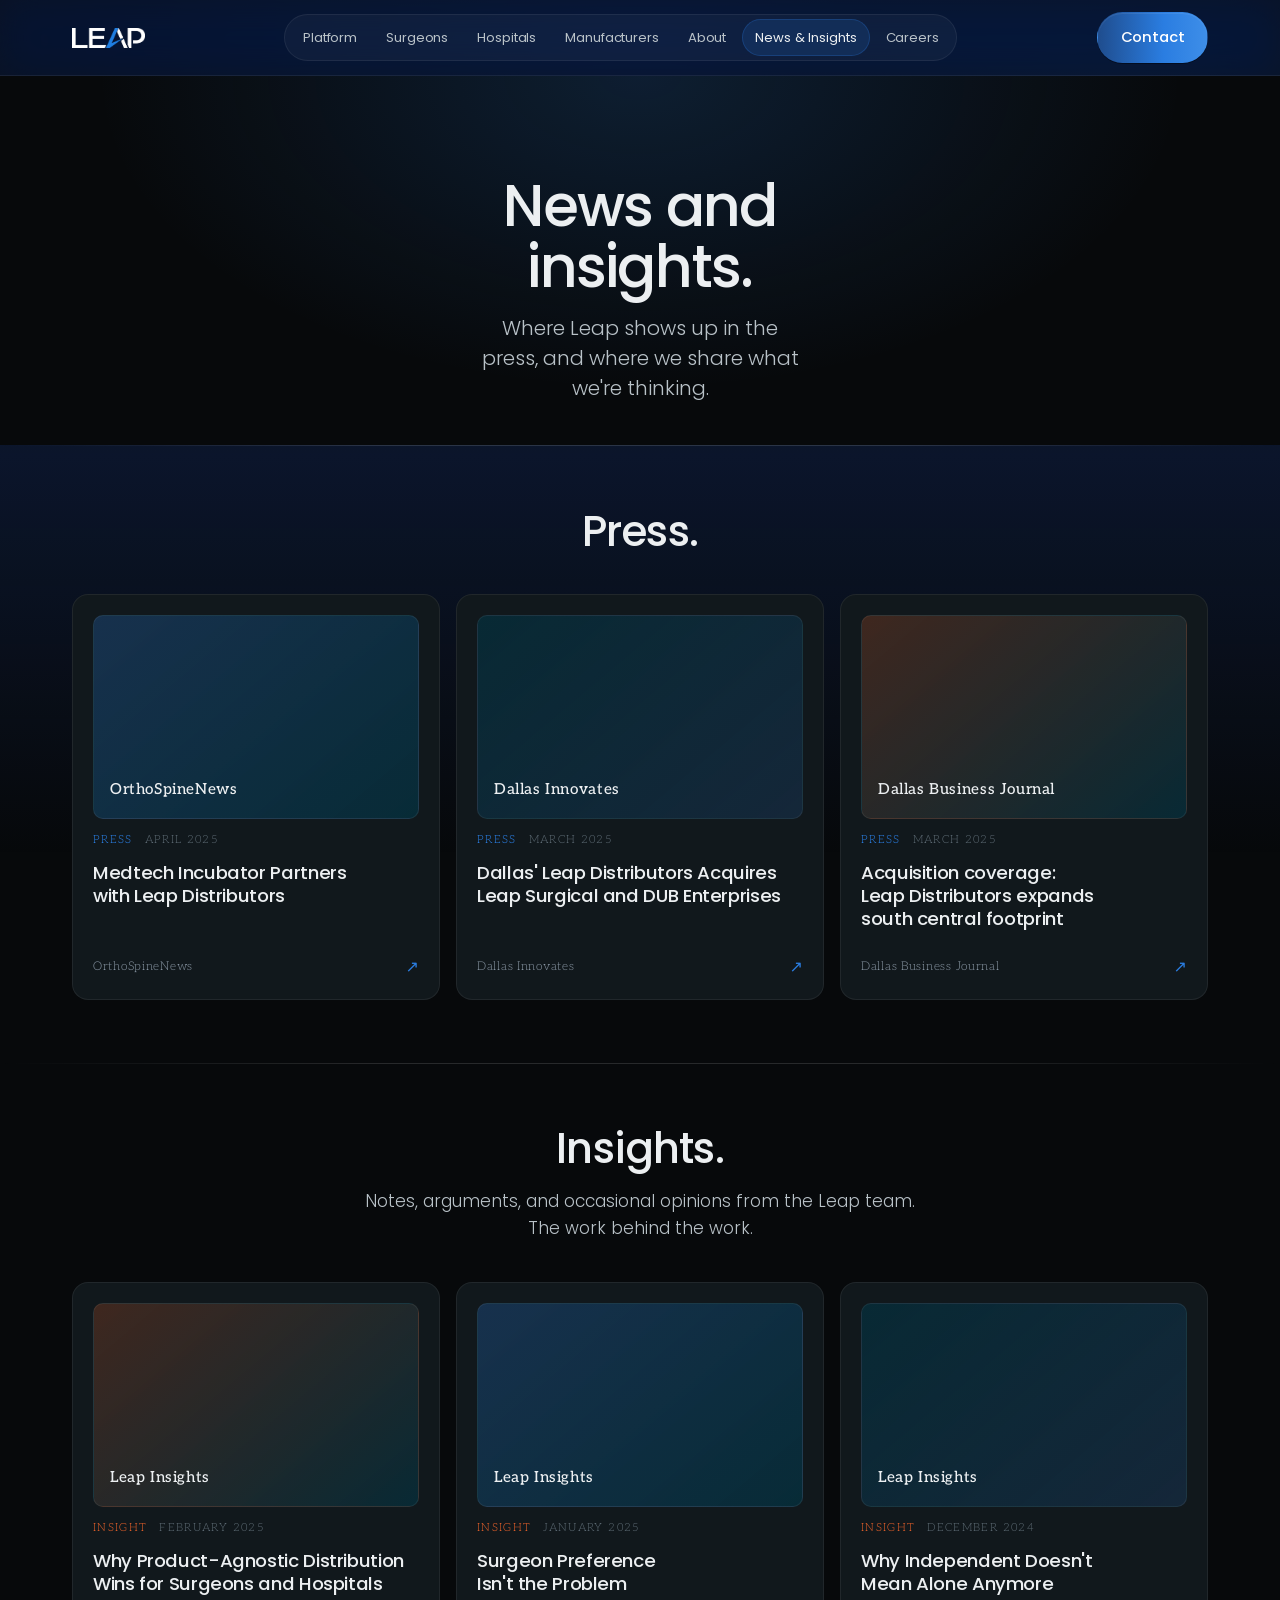
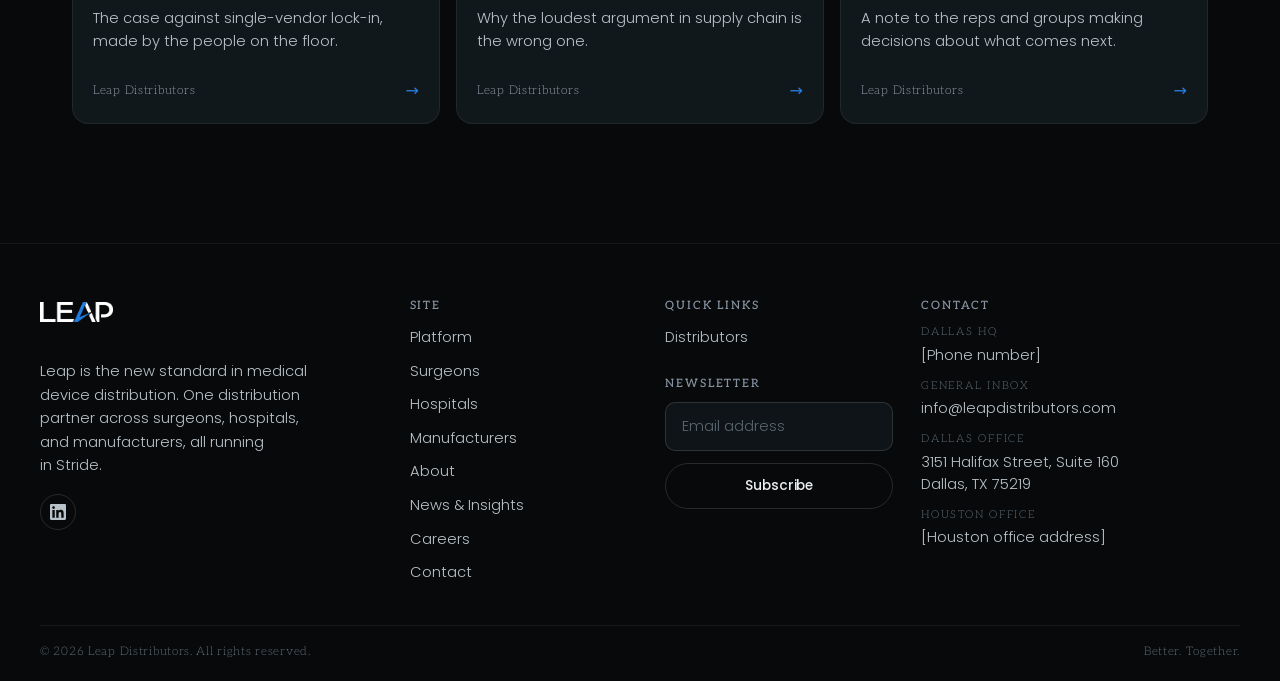
<file: assets/Website content/news.html>
<!DOCTYPE html>
<html lang="en">
<head>
  <meta charset="UTF-8">
  <meta name="viewport" content="width=device-width, initial-scale=1.0">
  <title>News &amp; Insights | Leap Distributors</title>
  <meta name="description" content="Press coverage and notes from the Leap team.">
  <link rel="preconnect" href="https://fonts.googleapis.com">
  <link rel="preconnect" href="https://fonts.gstatic.com" crossorigin>
  <link href="https://fonts.googleapis.com/css2?family=Aleo:wght@500;600&family=Poppins:wght@300;400;500;600&display=swap" rel="stylesheet">
  <link rel="stylesheet" href="assets/css/tokens.css">
  <link rel="stylesheet" href="assets/css/base.css">
  <link rel="stylesheet" href="assets/css/components.css">
  <link rel="stylesheet" href="assets/css/placeholders.css">
</head>
<body>

  <header class="nav" data-nav>
    <div class="container">
      <div class="nav__inner">
        <a class="nav__brand" href="index.html" aria-label="Leap Distributors">
          <img class="nav__brand-mark" src="assets/img/leap-mark.png" alt="">
        </a>
        <nav class="nav__pillbar" aria-label="Primary">
          <a class="nav__link" href="platform.html" data-nav-link>Platform</a>
          <a class="nav__link" href="for-surgeons.html" data-nav-link>Surgeons</a>
          <a class="nav__link" href="for-hospitals.html" data-nav-link>Hospitals</a>
          <a class="nav__link" href="for-manufacturers.html" data-nav-link>Manufacturers</a>
          <a class="nav__link" href="about.html" data-nav-link>About</a>
          <a class="nav__link" href="news.html" data-nav-link>News &amp; Insights</a>
          <a class="nav__link" href="careers.html" data-nav-link>Careers</a>
        </nav>
        <a class="btn nav__cta" href="contact.html">Contact</a>
        <button class="nav__toggle" type="button" aria-label="Open menu" aria-expanded="false" data-nav-toggle>
          <span class="nav__toggle-bars" aria-hidden="true"></span>
        </button>
      </div>
    </div>

    <div class="nav__overlay" data-nav-overlay aria-hidden="true"></div>
    <aside class="nav__drawer" aria-label="Menu">
      <div class="nav__drawer-head">
        <span class="nav__drawer-label">Menu</span>
        <button class="nav__drawer-close" type="button" aria-label="Close menu" data-nav-close>×</button>
      </div>
      <div class="nav__drawer-list">
        <a class="nav__drawer-link" href="platform.html" data-nav-link>Platform</a>
        <a class="nav__drawer-link" href="for-surgeons.html" data-nav-link>Surgeons</a>
        <a class="nav__drawer-link" href="for-hospitals.html" data-nav-link>Hospitals</a>
        <a class="nav__drawer-link" href="for-manufacturers.html" data-nav-link>Manufacturers</a>
        <a class="nav__drawer-link" href="about.html" data-nav-link>About</a>
        <a class="nav__drawer-link" href="news.html" data-nav-link>News &amp; Insights</a>
        <a class="nav__drawer-link" href="careers.html" data-nav-link>Careers</a>
      </div>
      <a class="btn nav__drawer-cta" href="contact.html">Contact <span class="btn__arrow" aria-hidden="true">→</span></a>
    </aside>
  </header>

  <main>

    <!-- ===== HERO ===== -->
    <section class="hero hero--short hero-type">
      <div class="container">
        <div class="hero__grid">
          <div class="hero__copy reveal">
                        <h1 class="hero__h1">News and insights.</h1>
            <p class="hero__subhead">Where Leap shows up in the press, and where we share what we're thinking.</p>
          </div>
        </div>
      </div>
    </section>

    <hr class="divider">

    <!-- ===== PRESS ===== -->
    <section class="section">
      <div class="container">
        <div class="section-intro reveal">
          <div>
                        <h2 class="section-h2">Press.</h2>
          </div>
        </div>

        <div class="news-list">
          <a class="news-card reveal" href="#" target="_blank" rel="noopener">
            <div class="news-card__visual news-card__visual--azure">
              <span class="news-card__pubmark">OrthoSpineNews</span>
            </div>
            <div class="news-card__meta">
              <span class="news-card__type">Press</span>
              <span>April 2025</span>
            </div>
            <h3 class="news-card__hed">Medtech Incubator Partners with Leap Distributors</h3>
            <div class="news-card__footer">
              <span class="news-card__source">OrthoSpineNews</span>
              <span class="news-card__arrow" aria-hidden="true">↗</span>
            </div>
          </a>

          <a class="news-card reveal" href="#" target="_blank" rel="noopener">
            <div class="news-card__visual">
              <span class="news-card__pubmark">Dallas Innovates</span>
            </div>
            <div class="news-card__meta">
              <span class="news-card__type">Press</span>
              <span>March 2025</span>
            </div>
            <h3 class="news-card__hed">Dallas' Leap Distributors Acquires Leap Surgical and DUB Enterprises</h3>
            <div class="news-card__footer">
              <span class="news-card__source">Dallas Innovates</span>
              <span class="news-card__arrow" aria-hidden="true">↗</span>
            </div>
          </a>

          <a class="news-card reveal" href="#" target="_blank" rel="noopener">
            <div class="news-card__visual news-card__visual--persimmon">
              <span class="news-card__pubmark">Dallas Business Journal</span>
            </div>
            <div class="news-card__meta">
              <span class="news-card__type">Press</span>
              <span>March 2025</span>
            </div>
            <h3 class="news-card__hed">Acquisition coverage: Leap Distributors expands south central footprint</h3>
            <div class="news-card__footer">
              <span class="news-card__source">Dallas Business Journal</span>
              <span class="news-card__arrow" aria-hidden="true">↗</span>
            </div>
          </a>
        </div>
      </div>
    </section>

    <hr class="divider">

    <!-- ===== INSIGHTS ===== -->
    <section class="section">
      <div class="container">
        <div class="section-intro reveal">
          <div>
                        <h2 class="section-h2">Insights.</h2>
          </div>
          <div>
            <p class="section-intro__body">Notes, arguments, and occasional opinions from the Leap team. The work behind the work.</p>
          </div>
        </div>

        <div class="news-list">
          <a class="news-card reveal" href="#">
            <div class="news-card__visual news-card__visual--persimmon">
              <span class="news-card__pubmark">Leap Insights</span>
            </div>
            <div class="news-card__meta">
              <span class="news-card__type news-card__type--insight">Insight</span>
              <span>February 2025</span>
            </div>
            <h3 class="news-card__hed">Why Product-Agnostic Distribution Wins for Surgeons and Hospitals</h3>
            <p class="news-card__excerpt">The case against single-vendor lock-in, made by the people on the floor.</p>
            <div class="news-card__footer">
              <span class="news-card__source">Leap Distributors</span>
              <span class="news-card__arrow" aria-hidden="true">→</span>
            </div>
          </a>

          <a class="news-card reveal" href="#">
            <div class="news-card__visual news-card__visual--azure">
              <span class="news-card__pubmark">Leap Insights</span>
            </div>
            <div class="news-card__meta">
              <span class="news-card__type news-card__type--insight">Insight</span>
              <span>January 2025</span>
            </div>
            <h3 class="news-card__hed">Surgeon Preference Isn't the Problem</h3>
            <p class="news-card__excerpt">Why the loudest argument in supply chain is the wrong one.</p>
            <div class="news-card__footer">
              <span class="news-card__source">Leap Distributors</span>
              <span class="news-card__arrow" aria-hidden="true">→</span>
            </div>
          </a>

          <a class="news-card reveal" href="#">
            <div class="news-card__visual">
              <span class="news-card__pubmark">Leap Insights</span>
            </div>
            <div class="news-card__meta">
              <span class="news-card__type news-card__type--insight">Insight</span>
              <span>December 2024</span>
            </div>
            <h3 class="news-card__hed">Why Independent Doesn't Mean Alone Anymore</h3>
            <p class="news-card__excerpt">A note to the reps and groups making decisions about what comes next.</p>
            <div class="news-card__footer">
              <span class="news-card__source">Leap Distributors</span>
              <span class="news-card__arrow" aria-hidden="true">→</span>
            </div>
          </a>
        </div>
      </div>
    </section>

  </main>

  <footer class="footer">
    <div class="container container--wide">
      <div class="footer__grid">
        <div>
          <a class="nav__brand" href="index.html" aria-label="Leap Distributors" style="margin-bottom: var(--s-5);">
            <img class="nav__brand-mark" src="assets/img/leap-mark.png" alt="">
          </a>
          <p class="footer__about-text" style="margin-top: var(--s-4);">Leap is the new standard in medical device distribution. One distribution partner across surgeons, hospitals, and manufacturers, all running in Stride.</p>
          <a class="footer__social" href="#" target="_blank" rel="noopener" aria-label="Leap Distributors on LinkedIn">
            <svg xmlns="http://www.w3.org/2000/svg" width="16" height="16" viewBox="0 0 24 24" fill="currentColor" aria-hidden="true"><path d="M20.45 20.45h-3.55v-5.57c0-1.33-.03-3.04-1.85-3.04-1.85 0-2.13 1.45-2.13 2.94v5.67H9.36V9h3.41v1.56h.05c.48-.9 1.64-1.85 3.38-1.85 3.61 0 4.28 2.38 4.28 5.47v6.27zM5.34 7.43a2.06 2.06 0 1 1 0-4.13 2.06 2.06 0 0 1 0 4.13zM7.12 20.45H3.55V9h3.57v11.45zM22.22 0H1.77C.79 0 0 .77 0 1.73v20.54C0 23.23.79 24 1.77 24h20.45c.98 0 1.78-.77 1.78-1.73V1.73C24 .77 23.2 0 22.22 0z"/></svg>
          </a>
        </div>

        <div>
          <h2 class="footer__col-h">Site</h2>
          <ul class="footer__links">
            <li><a class="footer__link" href="platform.html">Platform</a></li>
            <li><a class="footer__link" href="for-surgeons.html">Surgeons</a></li>
            <li><a class="footer__link" href="for-hospitals.html">Hospitals</a></li>
            <li><a class="footer__link" href="for-manufacturers.html">Manufacturers</a></li>
            <li><a class="footer__link" href="about.html">About</a></li>
            <li><a class="footer__link" href="news.html">News &amp; Insights</a></li>
            <li><a class="footer__link" href="careers.html">Careers</a></li>
            <li><a class="footer__link" href="contact.html">Contact</a></li>
          </ul>
        </div>

        <div>
          <h2 class="footer__col-h">Quick links</h2>
          <ul class="footer__links">
            <li><a class="footer__link" href="distributors.html">Distributors</a></li>
          </ul>
          <h2 class="footer__col-h" style="margin-top: var(--s-6);">Newsletter</h2>
          <form class="newsletter" data-newsletter-form>
            <div class="newsletter__row" data-newsletter-row>
              <input class="newsletter__input" type="email" name="email" placeholder="Email address" required aria-label="Email address">
            </div>
            <div class="newsletter__row" data-newsletter-row>
              <button class="btn btn--ghost" type="submit" style="padding: 0.7rem 1.25rem; font-size: 0.85rem;">Subscribe</button>
            </div>
            <p class="newsletter__success" data-newsletter-success style="display:none;"></p>
          </form>
        </div>

        <div>
          <h2 class="footer__col-h">Contact</h2>
          <div class="footer__contact">
            <div>
              <span class="footer__address-label">Dallas HQ</span>
              <a class="footer__link" href="tel:">[Phone number]</a>
            </div>
            <div>
              <span class="footer__address-label">General inbox</span>
              <a class="footer__link" href="mailto:info@leapdistributors.com">info@leapdistributors.com</a>
            </div>
            <address class="footer__address">
              <span class="footer__address-label">Dallas office</span>
              3151 Halifax Street, Suite 160<br>
              Dallas, TX 75219
            </address>
            <address class="footer__address">
              <span class="footer__address-label">Houston office</span>
              [Houston office address]
            </address>
          </div>
        </div>
      </div>

      <div class="footer__strip">
        <span>© <span data-year></span> Leap Distributors. All rights reserved.</span>
        <span>Better. Together.</span>
      </div>
    </div>
  </footer>

  <script src="assets/js/main.js"></script>
</body>
</html>
</file>
<file: assets/Website content/assets/css/tokens.css>
/* Leap Distributors — design tokens
   Brand fonts: Poppins (body + headlines) and Aleo (subheadings).
   Brand colors: Azure Blue, Dark Teal, Persimmon, Light Gray.
   Dark-first palette inspired by eco.com / tilt.com. */

:root {
  /* Brand colors */
  --brand-azure: #2A7DE1;
  --brand-azure-bright: #3E8EE8;
  --brand-teal: #003B4D;
  --brand-persimmon: #E35F2A;
  --brand-light-gray: #D8DFE1;

  /* Surface palette (dark-first) */
  --bg: #07090B;
  --bg-elevated: #0E1417;
  --bg-card: #11181C;
  --bg-deep: #04060740;

  /* Foreground */
  --fg: #ECEFF1;
  --fg-soft: #B9C2C8;
  --fg-dim: #8693A0;
  --fg-muted: #5A6770;

  /* Lines */
  --line: rgba(236, 239, 241, 0.07);
  --line-strong: rgba(236, 239, 241, 0.14);
  --line-azure: rgba(42, 125, 225, 0.4);

  /* Accent surfaces */
  --accent-azure: var(--brand-azure);
  --accent-azure-soft: rgba(42, 125, 225, 0.12);
  --accent-azure-line: rgba(42, 125, 225, 0.32);
  --accent-teal: var(--brand-teal);
  --accent-persimmon: var(--brand-persimmon);

  /* Type */
  --font-display: 'Poppins', system-ui, -apple-system, BlinkMacSystemFont, sans-serif;
  --font-body: 'Poppins', system-ui, -apple-system, BlinkMacSystemFont, sans-serif;
  --font-eyebrow: 'Aleo', Georgia, 'Times New Roman', serif;

  --weight-light: 300;
  --weight-regular: 400;
  --weight-medium: 500;
  --weight-semibold: 600;

  /* Fluid type scale — tightened for "fits in viewport" reading */
  --fs-meta: 0.78rem;
  --fs-body-sm: 0.92rem;
  --fs-body: 1rem;
  --fs-body-lg: 1.0625rem;
  --fs-lead: clamp(1.0625rem, 0.92rem + 0.6vw, 1.25rem);
  --fs-h4: clamp(1.0625rem, 0.92rem + 0.6vw, 1.25rem);
  --fs-h3: clamp(1.35rem, 1.05rem + 1vw, 1.75rem);
  --fs-h2: clamp(1.75rem, 1.2rem + 1.8vw, 2.75rem);
  --fs-h1: clamp(2.25rem, 1.4rem + 2.8vw, 4rem);
  --fs-display: clamp(2.75rem, 1.5rem + 4.5vw, 5.5rem);

  --lh-tight: 1.05;
  --lh-snug: 1.18;
  --lh-normal: 1.5;
  --lh-relaxed: 1.6;

  --tracking-tight: -0.02em;
  --tracking-tighter: -0.03em;
  --tracking-snug: -0.01em;
  --tracking-wide: 0.16em;

  /* Spacing scale (rem) */
  --s-1: 0.25rem;
  --s-2: 0.5rem;
  --s-3: 0.75rem;
  --s-4: 1rem;
  --s-5: 1.25rem;
  --s-6: 1.75rem;
  --s-7: 2.5rem;
  --s-8: 3.5rem;
  --s-9: 4.5rem;
  --s-10: 6rem;
  --s-11: 8rem;

  /* Section padding (tightened so each section fits in a single viewport) */
  --section-py: clamp(2.5rem, 1.5rem + 3vw, 4.25rem);
  --section-py-loose: clamp(3rem, 2rem + 3.5vw, 5.25rem);
  --section-py-tight: clamp(1.75rem, 1rem + 2vw, 3rem);

  /* Container widths */
  --w-narrow: 56rem;
  --w-default: 76rem;
  --w-wide: 88rem;

  /* Radii */
  --r-sm: 4px;
  --r-md: 10px;
  --r-lg: 16px;
  --r-xl: 22px;
  --r-pill: 999px;

  /* Motion */
  --ease-out-quart: cubic-bezier(0.25, 1, 0.5, 1);
  --ease-in-out-quart: cubic-bezier(0.76, 0, 0.24, 1);
  --duration-fast: 160ms;
  --duration-base: 260ms;
  --duration-slow: 480ms;
  --duration-deliberate: 800ms;
}

@media (prefers-reduced-motion: reduce) {
  *, *::before, *::after {
    animation-duration: 0.01ms !important;
    animation-iteration-count: 1 !important;
    transition-duration: 0.01ms !important;
    scroll-behavior: auto !important;
  }
}
</file>
<file: assets/Website content/assets/css/base.css>
/* Reset + base typography */

*,
*::before,
*::after {
  box-sizing: border-box;
}

html {
  -webkit-text-size-adjust: 100%;
  -moz-text-size-adjust: 100%;
  text-size-adjust: 100%;
  scroll-behavior: smooth;
}

body {
  margin: 0;
  padding: 0;
  background: var(--bg);
  color: var(--fg);
  font-family: var(--font-body);
  font-weight: var(--weight-light);
  font-size: var(--fs-body);
  line-height: var(--lh-relaxed);
  -webkit-font-smoothing: antialiased;
  -moz-osx-font-smoothing: grayscale;
  text-rendering: optimizeLegibility;
  font-feature-settings: "kern", "liga", "calt";
  min-height: 100vh;
  overflow-x: hidden;
}

/* Space-blue ambient gradient — dark at the bottom, lighter (deep navy) at the top */
body::before {
  content: "";
  position: fixed;
  inset: 0;
  pointer-events: none;
  z-index: -1;
  background:
    linear-gradient(to top, transparent 5%, rgba(22, 55, 130, 0.55) 95%),
    radial-gradient(ellipse 90% 55% at 50% 5%, rgba(35, 85, 170, 0.35), transparent 60%),
    radial-gradient(ellipse 50% 30% at 90% 10%, rgba(42, 125, 225, 0.20), transparent 55%);
}

img,
picture,
video,
svg {
  display: block;
  max-width: 100%;
  height: auto;
}

button,
input,
select,
textarea {
  font: inherit;
  color: inherit;
  background: transparent;
  border: 0;
}

button {
  cursor: pointer;
  padding: 0;
}

a {
  color: inherit;
  text-decoration: none;
}

h1, h2, h3, h4, h5, h6 {
  margin: 0;
  font-family: var(--font-display);
  font-weight: var(--weight-medium);
  letter-spacing: var(--tracking-tight);
  line-height: var(--lh-snug);
  color: var(--fg);
  text-wrap: balance;
}

h1 {
  font-size: var(--fs-h1);
  letter-spacing: var(--tracking-tighter);
  line-height: var(--lh-tight);
}

h2 {
  font-size: var(--fs-h2);
  letter-spacing: var(--tracking-tight);
  line-height: var(--lh-tight);
}

h3 {
  font-size: var(--fs-h3);
}

h4 {
  font-size: var(--fs-h4);
}

p {
  margin: 0;
  text-wrap: pretty;
}

ul, ol {
  margin: 0;
  padding: 0;
  list-style: none;
}

::selection {
  background: var(--accent-azure);
  color: var(--fg);
}

:focus-visible {
  outline: 2px solid var(--accent-azure);
  outline-offset: 4px;
  border-radius: var(--r-sm);
}

/* Containers */
.container {
  width: 100%;
  max-width: var(--w-default);
  margin: 0 auto;
  padding: 0 var(--s-5);
}

.container--narrow {
  max-width: var(--w-narrow);
}

.container--wide {
  max-width: var(--w-wide);
}

@media (min-width: 720px) {
  .container {
    padding: 0 var(--s-6);
  }
}

@media (min-width: 1280px) {
  .container {
    padding: 0 var(--s-7);
  }
}

/* Section spacing */
.section {
  padding: var(--section-py) 0;
}

.section--tight {
  padding: var(--section-py-tight) 0;
}

.section--loose {
  padding: var(--section-py-loose) 0;
}

/* Hairline divider — gradient fade for a more designed feel */
.divider {
  width: 100%;
  height: 1px;
  background: linear-gradient(90deg, transparent 0%, var(--line-strong) 30%, var(--line-strong) 70%, transparent 100%);
  border: 0;
  margin: 0;
}

/* Lead paragraph */
.lead {
  font-size: var(--fs-lead);
  line-height: var(--lh-normal);
  color: var(--fg-soft);
  font-weight: var(--weight-light);
  max-width: 50ch;
}

.lead--wide {
  max-width: 60ch;
}

.body-text {
  font-size: var(--fs-body);
  line-height: var(--lh-relaxed);
  color: var(--fg-soft);
  font-weight: var(--weight-light);
  max-width: 56ch;
}

/* Utility text */
.tnum {
  font-variant-numeric: tabular-nums;
}

.accent-azure {
  color: var(--accent-azure);
}

.sr-only {
  position: absolute;
  width: 1px; height: 1px;
  padding: 0; margin: -1px;
  overflow: hidden;
  clip: rect(0,0,0,0);
  white-space: nowrap;
  border: 0;
}

/* Reveal on scroll */
.reveal {
  opacity: 0;
  transform: translateY(16px);
  transition: opacity 700ms var(--ease-out-quart), transform 700ms var(--ease-out-quart);
  will-change: opacity, transform;
}

.reveal.is-visible {
  opacity: 1;
  transform: translateY(0);
}

@media (prefers-reduced-motion: reduce) {
  .reveal { opacity: 1; transform: none; }
}

/* Scrollbar styling — subtle, tech-forward */
::-webkit-scrollbar {
  width: 9px;
  height: 9px;
}
::-webkit-scrollbar-track { background: transparent; }
::-webkit-scrollbar-thumb {
  background: var(--line-strong);
  border-radius: 999px;
  border: 2px solid var(--bg);
  background-clip: padding-box;
}
::-webkit-scrollbar-thumb:hover {
  background: var(--accent-azure-line);
  background-clip: padding-box;
}
</file>
<file: assets/Website content/assets/css/components.css>
/* Components: nav (pill bar + side drawer), buttons, hero, cards, proof bar, forms */

/* ==========================================================================
   Nav — single-line pill bar
   ========================================================================== */
.nav {
  position: sticky;
  top: 0;
  z-index: 50;
  width: 100%;
  padding: var(--s-3) 0;
  background: rgba(7, 9, 11, 0.6);
  -webkit-backdrop-filter: saturate(160%) blur(18px);
  backdrop-filter: saturate(160%) blur(18px);
  border-bottom: 1px solid var(--line);
}

.nav__inner {
  display: flex;
  align-items: center;
  justify-content: space-between;
  gap: var(--s-4);
}

.nav__brand {
  display: inline-flex;
  align-items: center;
  gap: 0.45rem;
  height: 1.5rem;
  text-decoration: none;
  letter-spacing: var(--tracking-snug);
  flex-shrink: 0;
}

.nav__brand-mark {
  height: 1.25rem;
  width: auto;
  display: block;
}

.nav__brand-text {
  font-family: var(--font-display);
  font-weight: var(--weight-medium);
  font-size: 0.72rem;
  letter-spacing: 0.22em;
  color: var(--fg);
  text-transform: uppercase;
  padding-top: 0.18rem;
}

.nav__brand-reg {
  font-size: 0.5rem;
  vertical-align: super;
  color: var(--fg-dim);
  margin-left: 0.1rem;
}

/* Pill bar — wraps the desktop nav links */
.nav__pillbar {
  display: none;
  align-items: center;
  gap: 2px;
  padding: 4px;
  background: rgba(236, 239, 241, 0.04);
  border: 1px solid var(--line);
  border-radius: var(--r-pill);
}

.nav__link {
  position: relative;
  display: inline-flex;
  align-items: center;
  padding: 0.5rem 0.85rem;
  font-size: 0.82rem;
  font-weight: var(--weight-regular);
  color: var(--fg-soft);
  border-radius: var(--r-pill);
  transition: color var(--duration-fast) var(--ease-out-quart),
              background var(--duration-fast) var(--ease-out-quart);
  white-space: nowrap;
  letter-spacing: var(--tracking-snug);
}

.nav__link:hover {
  color: var(--fg);
  background: rgba(236, 239, 241, 0.06);
}

.nav__link[aria-current="page"] {
  color: var(--fg);
  background: rgba(42, 125, 225, 0.15);
  box-shadow: inset 0 0 0 1px rgba(42, 125, 225, 0.25);
}

/* Contact button sits outside the pill bar */
.nav__cta {
  flex-shrink: 0;
  padding: 0.55rem 1.05rem;
  font-size: 0.82rem;
}

/* Mobile hamburger */
.nav__toggle {
  display: inline-flex;
  align-items: center;
  justify-content: center;
  width: 2.4rem;
  height: 2.4rem;
  border: 1px solid var(--line-strong);
  border-radius: var(--r-md);
  color: var(--fg);
  background: var(--bg-elevated);
  transition: border-color var(--duration-fast), background var(--duration-fast);
}

.nav__toggle:hover {
  border-color: var(--accent-azure);
}

.nav__toggle-bars {
  width: 18px;
  height: 12px;
  position: relative;
}

.nav__toggle-bars::before,
.nav__toggle-bars::after {
  content: "";
  position: absolute;
  left: 0;
  right: 0;
  height: 1.5px;
  background: currentColor;
  transition: transform var(--duration-base) var(--ease-out-quart),
              top var(--duration-base) var(--ease-out-quart),
              bottom var(--duration-base) var(--ease-out-quart);
}

.nav__toggle-bars::before { top: 0; }
.nav__toggle-bars::after { bottom: 0; }

.nav.is-open .nav__toggle-bars::before { top: 5.25px; transform: rotate(45deg); }
.nav.is-open .nav__toggle-bars::after { bottom: 5.25px; transform: rotate(-45deg); }

/* Mobile drawer — slides in from right, solid black panel */
.nav__overlay {
  position: fixed;
  top: 0; left: 0; right: 0; bottom: 0;
  background: #000;
  opacity: 0;
  visibility: hidden;
  transition: opacity var(--duration-base) var(--ease-out-quart),
              visibility 0s linear var(--duration-base);
  z-index: 60;
}

.nav.is-open .nav__overlay {
  opacity: 1;
  visibility: visible;
  transition: opacity var(--duration-base) var(--ease-out-quart);
}

.nav__drawer {
  position: fixed;
  top: 0; right: 0; bottom: 0;
  width: min(86vw, 360px);
  background: #000;
  border-left: 1px solid var(--line-strong);
  box-shadow: -20px 0 60px -20px rgba(0,0,0,0.9);
  padding: var(--s-6) var(--s-5) var(--s-5);
  display: flex;
  flex-direction: column;
  gap: var(--s-4);
  transform: translateX(100%);
  transition: transform var(--duration-base) var(--ease-out-quart);
  z-index: 70;
}

.nav.is-open .nav__drawer {
  transform: translateX(0);
}

.nav__drawer-head {
  display: flex;
  align-items: center;
  justify-content: space-between;
  padding-bottom: var(--s-4);
  border-bottom: 1px solid var(--line);
  margin-bottom: var(--s-2);
}

.nav__drawer-label {
  font-family: var(--font-eyebrow);
  font-size: 0.7rem;
  letter-spacing: 0.18em;
  text-transform: uppercase;
  color: var(--fg-dim);
}

.nav__drawer-close {
  width: 2rem;
  height: 2rem;
  display: inline-flex;
  align-items: center;
  justify-content: center;
  border-radius: var(--r-sm);
  border: 1px solid var(--line);
  color: var(--fg-soft);
  font-size: 1.2rem;
  line-height: 1;
  transition: color var(--duration-fast), border-color var(--duration-fast);
}

.nav__drawer-close:hover {
  color: var(--fg);
  border-color: var(--line-strong);
}

.nav__drawer-list {
  display: flex;
  flex-direction: column;
  gap: 4px;
}

.nav__drawer-link {
  display: flex;
  align-items: center;
  justify-content: space-between;
  padding: 0.85rem 1rem;
  font-family: var(--font-display);
  font-size: 1rem;
  font-weight: var(--weight-medium);
  letter-spacing: var(--tracking-snug);
  color: var(--fg-soft);
  border-radius: var(--r-pill);
  background: transparent;
  border: 1px solid transparent;
  transition: color var(--duration-fast), background var(--duration-fast), border-color var(--duration-fast);
}

.nav__drawer-link:hover {
  color: var(--fg);
  background: rgba(236, 239, 241, 0.05);
}

.nav__drawer-link[aria-current="page"] {
  color: var(--fg);
  background: rgba(42, 125, 225, 0.12);
  border-color: rgba(42, 125, 225, 0.32);
}

.nav__drawer-link::after {
  content: "→";
  font-size: 0.9rem;
  color: var(--fg-muted);
  opacity: 0.6;
  transition: transform var(--duration-fast), opacity var(--duration-fast);
}

.nav__drawer-link:hover::after {
  opacity: 1;
  transform: translateX(3px);
}

.nav__drawer-cta {
  margin-top: var(--s-3);
  width: 100%;
  justify-content: center;
}

@media (min-width: 1000px) {
  .nav__toggle,
  .nav__overlay,
  .nav__drawer {
    display: none;
  }
  .nav__pillbar { display: inline-flex; }
}

@media (max-width: 999px) {
  body.is-locked { overflow: hidden; }
  .nav__cta { display: none; }
}

/* Mobile: keep alignment consistent — center card content too */
@media (max-width: 720px) {
  .audience-card,
  .reason,
  .capability__copy {
    text-align: center;
    align-items: center;
  }
  .capabilities--compact .capability {
    text-align: center;
    align-items: center;
  }
  .news-card {
    text-align: left; /* news cards keep left for editorial readability of titles */
  }
  /* Closing CTA already centered */
}

/* ==========================================================================
   Buttons
   ========================================================================== */
.btn {
  --btn-fg: #fff;
  --btn-line: transparent;
  position: relative;
  display: inline-flex;
  align-items: center;
  justify-content: center;
  gap: 0.5rem;
  padding: 0.8rem 1.4rem;
  font-family: var(--font-display);
  font-size: 0.92rem;
  font-weight: var(--weight-medium);
  letter-spacing: var(--tracking-snug);
  border-radius: var(--r-pill);
  background: linear-gradient(to right, #1F4D8E 0%, #2A7DE1 60%, #3E8EE8 100%);
  color: var(--btn-fg);
  border: 1px solid var(--btn-line);
  text-decoration: none;
  transition: transform var(--duration-fast) var(--ease-out-quart),
              background var(--duration-slow) var(--ease-out-quart),
              box-shadow var(--duration-base) var(--ease-out-quart),
              color var(--duration-fast),
              border-color var(--duration-fast);
  white-space: nowrap;
  box-shadow: inset 0 1px 0 rgba(255,255,255,0.08), 0 1px 0 rgba(0,0,0,0.4);
}

.btn:hover {
  transform: translateY(-1px);
  box-shadow: 0 12px 28px -8px rgba(42, 125, 225, 0.6), inset 0 1px 0 rgba(255,255,255,0.15);
  background: linear-gradient(135deg, var(--brand-azure-bright), var(--brand-azure-bright));
}

.btn--ghost {
  --btn-fg: var(--fg);
  --btn-line: var(--line-strong);
  background: transparent;
  box-shadow: none;
}

.btn--ghost:hover {
  --btn-line: var(--accent-azure-line);
  --btn-fg: var(--fg);
  background: rgba(42, 125, 225, 0.08);
  box-shadow: none;
}

.btn--text {
  background: transparent;
  color: var(--fg);
  padding: 0.4rem 0;
  border-radius: 0;
  border-bottom: 1px solid var(--accent-azure);
  border-top: 0;
  border-left: 0;
  border-right: 0;
  font-weight: var(--weight-regular);
}

.btn--text:hover {
  transform: none;
  color: var(--accent-azure);
  background: transparent;
  box-shadow: none;
}

.btn__arrow {
  display: inline-block;
  transition: transform var(--duration-base) var(--ease-out-quart);
}

.btn:hover .btn__arrow {
  transform: translateX(3px);
}

.cta-group {
  display: flex;
  flex-wrap: wrap;
  gap: var(--s-3);
}

/* ==========================================================================
   Hero — tightened heights so it fits in viewport
   ========================================================================== */
.hero {
  position: relative;
  padding: clamp(2.5rem, 1.5rem + 3vw, 4rem) 0 clamp(2.5rem, 1.5rem + 3vw, 4rem);
  overflow: hidden;
}

.hero__grid {
  display: grid;
  gap: var(--s-7);
  align-items: center;
}

.hero__copy {
  max-width: 100%;
}

.hero__h1 {
  font-size: var(--fs-h1);
  line-height: var(--lh-tight);
  letter-spacing: var(--tracking-tighter);
}

.hero__h1--display {
  font-size: var(--fs-display);
}

.hero__subhead {
  margin-top: var(--s-4);
  font-size: var(--fs-lead);
  line-height: var(--lh-normal);
  color: var(--fg-soft);
  max-width: 50ch;
  font-weight: var(--weight-light);
}

.hero__ctas {
  margin-top: var(--s-5);
}

.hero__visual {
  position: relative;
  min-height: 280px;
  height: 100%;
  border-radius: var(--r-lg);
  overflow: hidden;
  border: 1px solid var(--line);
  background: linear-gradient(160deg, var(--bg-elevated), var(--bg-card) 70%);
}

@media (max-width: 720px) {
  /* Hide hero visuals on small screens so the copy block fits in one view */
  .hero__visual { display: none; }
  .hero__copy {
    max-width: 100%;
    text-align: center;
  }
  .hero__subhead {
    margin-left: auto;
    margin-right: auto;
  }
  .hero__ctas {
    justify-content: center;
  }
}

@media (min-width: 960px) {
  .hero__grid {
    grid-template-columns: 1.05fr 0.95fr;
    gap: var(--s-8);
  }
  .hero__copy { max-width: 36ch; }
  .hero__subhead { max-width: 42ch; }
  .hero__visual { min-height: 420px; max-height: 520px; }
}

/* Short hero (Contact, News & Insights, 404) — centered */
.hero--short {
  padding: clamp(3rem, 2rem + 3vw, 5rem) 0 clamp(2rem, 1rem + 2vw, 3rem);
  text-align: center;
}

.hero--short .hero__grid { grid-template-columns: 1fr; justify-items: center; }
.hero--short .hero__copy { max-width: 32ch; }
.hero--short .hero__subhead { max-width: 56ch; margin-left: auto; margin-right: auto; }
.hero--short .hero__ctas { justify-content: center; }

/* ==========================================================================
   Proof bar
   ========================================================================== */
.proof-bar {
  display: grid;
  gap: var(--s-5);
  padding: var(--s-6) 0;
  border-top: 1px solid var(--line);
  border-bottom: 1px solid var(--line);
}

.proof-bar__item {
  display: flex;
  flex-direction: column;
  gap: var(--s-2);
  align-items: center;
  text-align: center;
}

.proof-bar__stat {
  font-family: var(--font-display);
  font-weight: var(--weight-medium);
  font-size: clamp(2rem, 1.4rem + 2vw, 3rem);
  letter-spacing: var(--tracking-tighter);
  line-height: 1;
  color: var(--fg);
  font-variant-numeric: tabular-nums;
}

.proof-bar__label {
  font-family: var(--font-eyebrow);
  font-size: 0.8rem;
  letter-spacing: 0.08em;
  color: var(--fg-dim);
  text-transform: uppercase;
}

@media (min-width: 720px) {
  .proof-bar { grid-template-columns: repeat(3, 1fr); }
  .proof-bar--distributors { grid-template-columns: repeat(4, 1fr); }
}

/* ==========================================================================
   Section intro — centered single column
   ========================================================================== */
.section-intro {
  display: flex;
  flex-direction: column;
  align-items: center;
  text-align: center;
  gap: var(--s-4);
  margin: 0 auto var(--s-7);
  max-width: 56rem;
}

.section-h2 {
  font-size: var(--fs-h2);
  letter-spacing: var(--tracking-tight);
  line-height: 1.08;
  max-width: 22ch;
  margin: 0 auto;
}

.section-h2--wide {
  max-width: 32ch;
}

.section-intro__body {
  font-size: var(--fs-body-lg);
  line-height: var(--lh-relaxed);
  color: var(--fg-soft);
  font-weight: var(--weight-light);
  max-width: 56ch;
  margin: 0 auto;
}

/* Inline CTA aligned beneath a centered section intro */
.section-intro-cta {
  margin-top: var(--s-2);
}

/* ==========================================================================
   Audience cards (Home)
   ========================================================================== */
.audience-grid {
  display: grid;
  gap: var(--s-4);
  margin-top: var(--s-5);
}

.audience-card {
  position: relative;
  display: flex;
  flex-direction: column;
  gap: var(--s-4);
  padding: var(--s-6);
  border-radius: var(--r-lg);
  border: 1px solid var(--line);
  background: var(--bg-card);
  text-decoration: none;
  transition: border-color var(--duration-base) var(--ease-out-quart),
              transform var(--duration-base) var(--ease-out-quart),
              background var(--duration-base);
  overflow: hidden;
  min-height: 280px;
}

.audience-card::before {
  content: "";
  position: absolute;
  inset: 0;
  background: radial-gradient(circle at 100% 0%, rgba(42, 125, 225, 0.08), transparent 60%);
  opacity: 0;
  transition: opacity var(--duration-base);
  pointer-events: none;
}

.audience-card:hover {
  border-color: var(--accent-azure-line);
  transform: translateY(-3px);
}

.audience-card:hover::before {
  opacity: 1;
}

.audience-card__hed {
  font-size: var(--fs-h3);
  letter-spacing: var(--tracking-tight);
  line-height: var(--lh-tight);
  position: relative;
}

.audience-card__sub {
  font-size: var(--fs-body);
  line-height: var(--lh-relaxed);
  color: var(--fg-soft);
  font-weight: var(--weight-light);
  position: relative;
}

.audience-card__cta {
  margin-top: auto;
  display: inline-flex;
  align-items: center;
  gap: 0.45rem;
  font-family: var(--font-display);
  font-weight: var(--weight-medium);
  font-size: 0.92rem;
  color: var(--accent-azure);
  position: relative;
}

.audience-card__cta-arrow {
  transition: transform var(--duration-base) var(--ease-out-quart);
}

.audience-card:hover .audience-card__cta-arrow {
  transform: translateX(4px);
}

@media (min-width: 720px) {
  .audience-grid { grid-template-columns: repeat(3, 1fr); }
}

/* ==========================================================================
   Capability blocks — used on Platform (full alternating sections)
   ========================================================================== */
.capabilities {
  display: grid;
  gap: var(--s-7);
  margin-top: var(--s-6);
}

.capability {
  display: grid;
  gap: var(--s-5);
  align-items: center;
}

.capability__h3 {
  font-size: var(--fs-h2);
  letter-spacing: var(--tracking-tight);
  line-height: 1.1;
}

.capability__body {
  margin-top: var(--s-3);
  font-size: var(--fs-body-lg);
  line-height: var(--lh-relaxed);
  color: var(--fg-soft);
  font-weight: var(--weight-light);
  max-width: 48ch;
}

.capability__visual {
  border-radius: var(--r-lg);
  overflow: hidden;
  border: 1px solid var(--line);
  background: var(--bg-card);
  min-height: 280px;
  position: relative;
}

@media (min-width: 960px) {
  .capability { grid-template-columns: 1fr 1fr; gap: var(--s-7); }
  .capability--reverse .capability__copy { order: 2; }
  .capability__visual { min-height: 340px; }
}

/* Compact capability cards (Home) */
.capabilities--compact {
  grid-template-columns: 1fr;
  gap: var(--s-4);
}

.capabilities--compact .capability {
  grid-template-columns: 1fr;
  padding: var(--s-6);
  border: 1px solid var(--line);
  border-radius: var(--r-lg);
  background: var(--bg-card);
  align-items: start;
  gap: var(--s-4);
  min-height: 380px;
}

.capabilities--compact .capability__copy {
  display: flex;
  flex-direction: column;
}

.capabilities--compact .capability__h3 {
  font-size: var(--fs-h3);
}

.capabilities--compact .capability__visual {
  min-height: 180px;
  margin-top: auto;
}

@media (min-width: 880px) {
  .capabilities--compact { grid-template-columns: repeat(3, 1fr); }
  .capabilities--compact .capability { min-height: 420px; }
}

/* ==========================================================================
   Reason blocks (audience pages, careers)
   ========================================================================== */
.reason-grid {
  display: grid;
  gap: var(--s-4);
  margin-top: var(--s-5);
}

.reason {
  display: flex;
  flex-direction: column;
  gap: var(--s-3);
  padding: var(--s-6);
  border: 1px solid var(--line);
  border-radius: var(--r-lg);
  background: var(--bg-card);
  position: relative;
  min-height: 240px;
  transition: border-color var(--duration-base);
}

.reason:hover {
  border-color: var(--line-strong);
}

.reason__h {
  font-size: var(--fs-h4);
  font-weight: var(--weight-medium);
  letter-spacing: var(--tracking-tight);
  line-height: 1.2;
  color: var(--fg);
}

.reason__body {
  color: var(--fg-soft);
  font-weight: var(--weight-light);
  font-size: var(--fs-body);
  line-height: var(--lh-relaxed);
}

@media (min-width: 760px) {
  .reason-grid--3 { grid-template-columns: repeat(3, 1fr); }
  .reason-grid--4 { grid-template-columns: repeat(2, 1fr); }
}

@media (min-width: 1080px) {
  .reason-grid--4 { grid-template-columns: repeat(4, 1fr); }
}

/* ==========================================================================
   News cards
   ========================================================================== */
.news-list {
  display: grid;
  gap: var(--s-4);
  margin-top: var(--s-5);
}

.news-card {
  display: flex;
  flex-direction: column;
  gap: var(--s-3);
  padding: var(--s-5);
  border: 1px solid var(--line);
  border-radius: var(--r-lg);
  background: var(--bg-card);
  text-decoration: none;
  transition: border-color var(--duration-base) var(--ease-out-quart),
              transform var(--duration-base) var(--ease-out-quart);
  position: relative;
  min-height: 360px;
}

.news-card:hover {
  border-color: var(--accent-azure-line);
  transform: translateY(-2px);
}

.news-card__visual {
  aspect-ratio: 16 / 10;
  border-radius: var(--r-md);
  border: 1px solid var(--line);
  background: linear-gradient(140deg, rgba(0, 59, 77, 0.5), rgba(42, 125, 225, 0.15));
  display: flex;
  align-items: flex-end;
  padding: var(--s-4);
  position: relative;
  overflow: hidden;
}

.news-card__visual--persimmon {
  background: linear-gradient(140deg, rgba(227, 95, 42, 0.22), rgba(0, 59, 77, 0.5));
}

.news-card__visual--azure {
  background: linear-gradient(140deg, rgba(42, 125, 225, 0.25), rgba(0, 59, 77, 0.55));
}

.news-card__pubmark {
  font-family: var(--font-eyebrow);
  font-weight: var(--weight-medium);
  font-size: 0.95rem;
  letter-spacing: 0.04em;
  color: var(--fg);
}

.news-card__meta {
  display: flex;
  align-items: center;
  gap: var(--s-3);
  font-family: var(--font-eyebrow);
  font-size: 0.7rem;
  letter-spacing: 0.12em;
  text-transform: uppercase;
  color: var(--fg-muted);
}

.news-card__type {
  color: var(--accent-azure);
}

.news-card__type--insight {
  color: var(--accent-persimmon);
}

.news-card__hed {
  font-size: 1.15rem;
  font-weight: var(--weight-medium);
  letter-spacing: var(--tracking-tight);
  line-height: 1.25;
  color: var(--fg);
}

.news-card__excerpt {
  font-size: 0.92rem;
  color: var(--fg-soft);
  font-weight: var(--weight-light);
  line-height: var(--lh-relaxed);
}

.news-card__footer {
  margin-top: auto;
  display: flex;
  align-items: center;
  justify-content: space-between;
  gap: var(--s-3);
  padding-top: var(--s-3);
}

.news-card__source {
  font-size: 0.75rem;
  color: var(--fg-dim);
  font-family: var(--font-eyebrow);
  letter-spacing: 0.06em;
}

.news-card__arrow {
  color: var(--accent-azure);
  transition: transform var(--duration-base) var(--ease-out-quart);
}

.news-card:hover .news-card__arrow {
  transform: translate(3px, -3px);
}

@media (min-width: 760px) {
  .news-list { grid-template-columns: repeat(2, 1fr); }
}

@media (min-width: 1080px) {
  .news-list { grid-template-columns: repeat(3, 1fr); }
}

/* ==========================================================================
   Footer
   ========================================================================== */
.footer {
  border-top: 1px solid var(--line);
  padding: var(--s-8) 0 var(--s-5);
  margin-top: var(--s-8);
}

.footer__grid {
  display: grid;
  gap: var(--s-6);
}

.footer__col-h {
  font-family: var(--font-eyebrow);
  font-size: 0.72rem;
  letter-spacing: 0.16em;
  text-transform: uppercase;
  color: var(--fg-dim);
  margin-bottom: var(--s-3);
}

.footer__about-text {
  font-size: 0.92rem;
  color: var(--fg-soft);
  line-height: var(--lh-relaxed);
  font-weight: var(--weight-light);
  max-width: 32ch;
  margin-bottom: var(--s-4);
}

.footer__links {
  display: flex;
  flex-direction: column;
  gap: var(--s-2);
}

.footer__link {
  font-size: 0.92rem;
  color: var(--fg-soft);
  font-weight: var(--weight-light);
  transition: color var(--duration-fast);
}

.footer__link:hover {
  color: var(--accent-azure);
}

.footer__contact {
  display: flex;
  flex-direction: column;
  gap: var(--s-3);
  font-size: 0.92rem;
  color: var(--fg-soft);
  font-weight: var(--weight-light);
  line-height: var(--lh-normal);
}

.footer__address {
  font-style: normal;
}

.footer__address-label {
  font-family: var(--font-eyebrow);
  font-size: 0.68rem;
  letter-spacing: 0.16em;
  text-transform: uppercase;
  color: var(--fg-muted);
  display: block;
  margin-bottom: 0.2rem;
}

.footer__social {
  display: inline-flex;
  align-items: center;
  justify-content: center;
  width: 2.25rem;
  height: 2.25rem;
  border-radius: 50%;
  border: 1px solid var(--line-strong);
  color: var(--fg-soft);
  transition: color var(--duration-fast), border-color var(--duration-fast);
}

.footer__social:hover {
  color: var(--accent-azure);
  border-color: var(--accent-azure);
}

.footer__strip {
  margin-top: var(--s-7);
  padding-top: var(--s-4);
  border-top: 1px solid var(--line);
  display: flex;
  flex-wrap: wrap;
  gap: var(--s-3) var(--s-5);
  align-items: center;
  justify-content: space-between;
  font-size: 0.74rem;
  color: var(--fg-muted);
  font-family: var(--font-eyebrow);
  letter-spacing: 0.06em;
}

@media (min-width: 760px) {
  .footer__grid { grid-template-columns: 1.5fr 1fr 1fr 1.4fr; }
}

/* ==========================================================================
   Newsletter form
   ========================================================================== */
.newsletter {
  display: flex;
  flex-direction: column;
  gap: var(--s-3);
}

.newsletter__row {
  display: grid;
  gap: var(--s-3);
}

.newsletter__input,
.newsletter__select {
  width: 100%;
  padding: 0.75rem 1rem;
  background: var(--bg-elevated);
  border: 1px solid var(--line-strong);
  border-radius: var(--r-md);
  color: var(--fg);
  font-size: 0.92rem;
  font-weight: var(--weight-light);
  transition: border-color var(--duration-fast);
}

.newsletter__input::placeholder { color: var(--fg-muted); }

.newsletter__input:focus,
.newsletter__select:focus {
  outline: none;
  border-color: var(--accent-azure);
}

.newsletter__select {
  appearance: none;
  background-image: url("data:image/svg+xml,%3Csvg width='12' height='8' viewBox='0 0 12 8' fill='none' xmlns='http://www.w3.org/2000/svg'%3E%3Cpath d='M1 1L6 6L11 1' stroke='%238693A0' stroke-width='1.5'/%3E%3C/svg%3E");
  background-repeat: no-repeat;
  background-position: right 1rem center;
  padding-right: 2.5rem;
  cursor: pointer;
}

.newsletter__success {
  font-size: 0.9rem;
  color: var(--accent-azure);
  font-weight: var(--weight-light);
}

/* ==========================================================================
   Contact form
   ========================================================================== */
.contact-form {
  display: flex;
  flex-direction: column;
  gap: var(--s-5);
  max-width: 44rem;
}

.field {
  display: flex;
  flex-direction: column;
  gap: var(--s-2);
}

.field__label {
  font-family: var(--font-eyebrow);
  font-size: 0.72rem;
  letter-spacing: 0.16em;
  text-transform: uppercase;
  color: var(--fg-dim);
}

.field__label-optional::after {
  content: "Optional";
  margin-left: 0.5rem;
  color: var(--fg-muted);
  font-size: 0.62rem;
  letter-spacing: 0.16em;
}

.field__input,
.field__select,
.field__textarea {
  width: 100%;
  padding: 0.9rem 1rem;
  background: var(--bg-card);
  border: 1px solid var(--line-strong);
  border-radius: var(--r-md);
  color: var(--fg);
  font-size: 0.95rem;
  font-weight: var(--weight-light);
  font-family: var(--font-body);
  transition: border-color var(--duration-fast), background var(--duration-fast);
}

.field__input:focus,
.field__select:focus,
.field__textarea:focus {
  outline: none;
  border-color: var(--accent-azure);
  background: var(--bg-elevated);
}

.field__textarea {
  resize: vertical;
  min-height: 7rem;
}

.field__select {
  appearance: none;
  background-image: url("data:image/svg+xml,%3Csvg width='12' height='8' viewBox='0 0 12 8' fill='none' xmlns='http://www.w3.org/2000/svg'%3E%3Cpath d='M1 1L6 6L11 1' stroke='%238693A0' stroke-width='1.5'/%3E%3C/svg%3E");
  background-repeat: no-repeat;
  background-position: right 1rem center;
  padding-right: 2.5rem;
  cursor: pointer;
}

.field__error {
  color: var(--accent-persimmon);
  font-size: 0.82rem;
  font-weight: var(--weight-light);
  min-height: 1rem;
}

.field-row {
  display: grid;
  gap: var(--s-5);
}

@media (min-width: 720px) {
  .field-row--2 { grid-template-columns: 1fr 1fr; }
}

.contact-confirm {
  padding: var(--s-6);
  border: 1px solid var(--accent-azure-line);
  border-radius: var(--r-lg);
  background: var(--accent-azure-soft);
  display: none;
}

.contact-confirm.is-visible {
  display: block;
}

.contact-confirm__title {
  font-family: var(--font-display);
  font-weight: var(--weight-medium);
  font-size: var(--fs-h3);
  color: var(--fg);
}

/* ==========================================================================
   Closing CTA — centered
   ========================================================================== */
.closing-cta {
  text-align: center;
  padding: var(--section-py) 0;
  border-top: 1px solid var(--line);
}

.closing-cta__inner {
  display: flex;
  flex-direction: column;
  align-items: center;
  gap: var(--s-4);
  max-width: 56rem;
  margin: 0 auto;
}

.closing-cta__h2 {
  font-size: var(--fs-h2);
  letter-spacing: var(--tracking-tighter);
  line-height: 1.05;
  max-width: 18ch;
  margin: 0 auto;
}

.closing-cta__body {
  font-size: var(--fs-lead);
  color: var(--fg-soft);
  font-weight: var(--weight-light);
  max-width: 44ch;
  line-height: var(--lh-normal);
  margin: 0 auto;
}

.closing-cta__ctas {
  display: flex;
  gap: var(--s-3);
  flex-wrap: wrap;
  align-items: center;
  justify-content: center;
  margin-top: var(--s-3);
}

/* ==========================================================================
   Pull-quote
   ========================================================================== */
.pull-quote {
  border-left: 2px solid var(--accent-azure);
  padding: var(--s-3) 0 var(--s-3) var(--s-5);
  font-family: var(--font-display);
  font-weight: var(--weight-medium);
  font-size: var(--fs-h3);
  line-height: 1.25;
  letter-spacing: var(--tracking-tight);
  color: var(--fg);
  max-width: 38ch;
}

.pull-quote__attr {
  display: block;
  margin-top: var(--s-3);
  font-family: var(--font-eyebrow);
  font-size: 0.75rem;
  font-weight: var(--weight-medium);
  letter-spacing: 0.14em;
  text-transform: uppercase;
  color: var(--fg-dim);
}

/* ==========================================================================
   Bullets (Platform "What's next")
   ========================================================================== */
.bullet-list {
  margin-top: var(--s-5);
  display: flex;
  flex-direction: column;
  gap: var(--s-4);
}

.bullet-list__item {
  display: grid;
  grid-template-columns: auto 1fr;
  gap: var(--s-4);
  padding-bottom: var(--s-4);
  border-bottom: 1px solid var(--line);
  align-items: baseline;
}

.bullet-list__item:last-child {
  border-bottom: 0;
  padding-bottom: 0;
}

.bullet-list__num {
  font-family: var(--font-eyebrow);
  font-size: 0.78rem;
  letter-spacing: 0.16em;
  color: var(--accent-azure);
  text-transform: uppercase;
}

.bullet-list__text {
  font-size: var(--fs-body-lg);
  line-height: var(--lh-relaxed);
  color: var(--fg-soft);
  font-weight: var(--weight-light);
}

/* ==========================================================================
   Prose rhythm (About — preserves short-sentence rhythm)
   ========================================================================== */
.prose-rhythm {
  display: flex;
  flex-direction: column;
  gap: var(--s-3);
  max-width: 52ch;
}

.prose-rhythm p {
  font-size: var(--fs-body-lg);
  line-height: var(--lh-normal);
  color: var(--fg-soft);
  font-weight: var(--weight-light);
}

.prose-rhythm p strong {
  color: var(--fg);
  font-weight: var(--weight-medium);
}
</file>
<file: assets/Website content/assets/css/placeholders.css>
/* Stylized placeholders for Stride app, dashboards, hero visuals, founder portraits.
   Designed-up dark UI panes — no real screenshots, no real data, no stock imagery.
   Swap to real assets later by replacing the component class instance. */

/* ==========================================================================
   Generic dark UI frame
   ========================================================================== */
.ui-frame {
  position: relative;
  background: var(--bg-card);
  border: 1px solid var(--line-strong);
  border-radius: var(--r-md);
  box-shadow: 0 30px 80px -40px rgba(0,0,0,0.7), 0 12px 32px -16px rgba(42,125,225,0.15);
  overflow: hidden;
}

.ui-frame__bar {
  display: flex;
  align-items: center;
  gap: 0.4rem;
  padding: 0.6rem 0.85rem;
  background: rgba(0,0,0,0.25);
  border-bottom: 1px solid var(--line);
}

.ui-frame__dot {
  width: 8px;
  height: 8px;
  border-radius: 50%;
  background: var(--fg-muted);
  opacity: 0.5;
}

.ui-frame__dot:nth-child(1) { background: var(--accent-persimmon); opacity: 0.7; }
.ui-frame__dot:nth-child(2) { background: var(--fg-dim); opacity: 0.5; }
.ui-frame__dot:nth-child(3) { background: var(--accent-azure); opacity: 0.6; }

.ui-frame__title {
  margin-left: auto;
  font-family: var(--font-eyebrow);
  font-size: 0.7rem;
  letter-spacing: 0.14em;
  color: var(--fg-muted);
  text-transform: uppercase;
}

.ui-frame__body {
  padding: var(--s-4);
}

/* ==========================================================================
   Stride — Case Log (Built to move)
   ========================================================================== */
.stride-case {
  display: flex;
  flex-direction: column;
  height: 100%;
}

.stride-case__head {
  display: flex;
  align-items: baseline;
  justify-content: space-between;
  margin-bottom: var(--s-4);
}

.stride-case__title {
  font-family: var(--font-display);
  font-size: 0.95rem;
  font-weight: var(--weight-medium);
  color: var(--fg);
  letter-spacing: var(--tracking-snug);
}

.stride-case__live {
  display: inline-flex;
  align-items: center;
  gap: 0.4rem;
  font-family: var(--font-eyebrow);
  font-size: 0.65rem;
  letter-spacing: 0.18em;
  text-transform: uppercase;
  color: var(--accent-azure);
}

.stride-case__live::before {
  content: "";
  width: 7px;
  height: 7px;
  border-radius: 50%;
  background: var(--accent-azure);
  box-shadow: 0 0 0 0 rgba(42,125,225,0.6);
  animation: pulse 1.6s ease-out infinite;
}

@keyframes pulse {
  0% { box-shadow: 0 0 0 0 rgba(42,125,225,0.6); }
  100% { box-shadow: 0 0 0 12px rgba(42,125,225,0); }
}

.stride-case__meta {
  display: flex;
  gap: var(--s-4);
  margin-bottom: var(--s-4);
  font-family: var(--font-eyebrow);
  font-size: 0.7rem;
  letter-spacing: 0.1em;
  text-transform: uppercase;
}

.stride-case__meta dt { color: var(--fg-muted); margin-bottom: 0.2rem; }
.stride-case__meta dd { color: var(--fg); margin: 0; font-weight: var(--weight-medium); font-variant-numeric: tabular-nums; }

.stride-case__rows {
  display: flex;
  flex-direction: column;
  border-top: 1px solid var(--line);
}

.stride-row {
  display: grid;
  grid-template-columns: auto 1fr auto auto;
  gap: var(--s-3);
  align-items: center;
  padding: 0.65rem 0;
  border-bottom: 1px solid var(--line);
  font-size: 0.82rem;
}

.stride-row__check {
  width: 14px;
  height: 14px;
  border-radius: 3px;
  border: 1px solid var(--line-strong);
  display: inline-block;
  position: relative;
}

.stride-row__check--done {
  background: var(--accent-azure);
  border-color: var(--accent-azure);
}

.stride-row__check--done::after {
  content: "";
  position: absolute;
  left: 3.5px;
  top: 1px;
  width: 4px;
  height: 8px;
  border: solid #fff;
  border-width: 0 1.5px 1.5px 0;
  transform: rotate(45deg);
}

.stride-row__name {
  color: var(--fg);
  font-weight: var(--weight-light);
}

.stride-row__mfr {
  font-family: var(--font-eyebrow);
  font-size: 0.65rem;
  letter-spacing: 0.12em;
  text-transform: uppercase;
  color: var(--fg-dim);
}

.stride-row__time {
  font-variant-numeric: tabular-nums;
  color: var(--fg-soft);
  font-size: 0.78rem;
}

.stride-case__footer {
  margin-top: var(--s-5);
  display: flex;
  justify-content: space-between;
  align-items: center;
  padding-top: var(--s-3);
  border-top: 1px solid var(--line);
}

.stride-case__status {
  font-family: var(--font-eyebrow);
  font-size: 0.7rem;
  letter-spacing: 0.16em;
  text-transform: uppercase;
  color: var(--accent-azure);
}

.stride-case__count {
  font-family: var(--font-display);
  font-size: 0.95rem;
  font-weight: var(--weight-medium);
  color: var(--fg);
  font-variant-numeric: tabular-nums;
}

/* ==========================================================================
   Stride — Scrub Sheet (alt visual for Built to move)
   ========================================================================== */
.stride-scrub {
  position: relative;
  display: flex;
  flex-direction: column;
  gap: var(--s-3);
}

.stride-scrub__header {
  display: flex;
  justify-content: space-between;
  align-items: baseline;
  padding-bottom: var(--s-3);
  border-bottom: 1px solid var(--line);
}

.stride-scrub__num {
  font-family: var(--font-eyebrow);
  font-size: 0.7rem;
  letter-spacing: 0.16em;
  color: var(--fg-muted);
  text-transform: uppercase;
}

.stride-scrub__lines {
  display: flex;
  flex-direction: column;
  gap: 0.45rem;
}

.stride-scrub__line {
  height: 8px;
  background: linear-gradient(90deg, var(--line-strong), transparent);
  border-radius: 2px;
}

.stride-scrub__line:nth-child(odd) { width: 92%; }
.stride-scrub__line:nth-child(3n) { width: 68%; }
.stride-scrub__line:nth-child(4n) { width: 84%; background: linear-gradient(90deg, var(--accent-azure-line), transparent); }

/* ==========================================================================
   Power BI dashboard (Engineered for intelligence)
   ========================================================================== */
.bi {
  display: grid;
  grid-template-columns: repeat(2, 1fr);
  gap: var(--s-3);
}

.bi__card {
  padding: var(--s-3);
  border: 1px solid var(--line);
  border-radius: var(--r-sm);
  background: rgba(255,255,255,0.02);
  position: relative;
}

.bi__card--span {
  grid-column: 1 / -1;
}

.bi__label {
  font-family: var(--font-eyebrow);
  font-size: 0.65rem;
  letter-spacing: 0.14em;
  text-transform: uppercase;
  color: var(--fg-muted);
}

.bi__value {
  font-family: var(--font-display);
  font-weight: var(--weight-medium);
  font-size: 1.6rem;
  letter-spacing: var(--tracking-tight);
  margin-top: 0.15rem;
  color: var(--fg);
  font-variant-numeric: tabular-nums;
}

.bi__delta {
  font-size: 0.75rem;
  color: var(--accent-azure);
  font-variant-numeric: tabular-nums;
}

.bi__delta--persimmon { color: var(--accent-persimmon); }

.bi__bars {
  margin-top: var(--s-3);
  display: flex;
  align-items: flex-end;
  gap: 4px;
  height: 48px;
}

.bi__bar {
  flex: 1;
  background: linear-gradient(180deg, var(--accent-azure), rgba(42,125,225,0.2));
  border-radius: 2px 2px 0 0;
  min-height: 8%;
}

.bi__bar:nth-child(1) { height: 35%; }
.bi__bar:nth-child(2) { height: 48%; }
.bi__bar:nth-child(3) { height: 62%; }
.bi__bar:nth-child(4) { height: 41%; }
.bi__bar:nth-child(5) { height: 75%; }
.bi__bar:nth-child(6) { height: 58%; }
.bi__bar:nth-child(7) { height: 82%; }
.bi__bar:nth-child(8) { height: 68%; }
.bi__bar:nth-child(9) { height: 92%; }
.bi__bar:nth-child(10) { height: 78%; }
.bi__bar:nth-child(11) { height: 88%; }
.bi__bar:nth-child(12) { height: 100%; }

.bi__line {
  margin-top: var(--s-3);
  height: 48px;
  position: relative;
}

.bi__line svg {
  width: 100%;
  height: 100%;
  overflow: visible;
}

/* ==========================================================================
   Rep dashboard (commission / quota)
   ========================================================================== */
.rep-dash {
  display: flex;
  flex-direction: column;
  gap: var(--s-4);
}

.rep-dash__row {
  display: grid;
  grid-template-columns: 1fr 1fr;
  gap: var(--s-3);
}

.rep-dash__tile {
  padding: var(--s-4);
  border: 1px solid var(--line);
  border-radius: var(--r-sm);
  background: rgba(255,255,255,0.02);
}

.rep-dash__label {
  font-family: var(--font-eyebrow);
  font-size: 0.65rem;
  letter-spacing: 0.14em;
  text-transform: uppercase;
  color: var(--fg-muted);
  margin-bottom: 0.4rem;
}

.rep-dash__value {
  font-family: var(--font-display);
  font-weight: var(--weight-medium);
  font-size: 1.65rem;
  letter-spacing: var(--tracking-tight);
  color: var(--fg);
  font-variant-numeric: tabular-nums;
}

.rep-dash__delta {
  font-size: 0.78rem;
  color: var(--accent-azure);
  margin-top: 0.25rem;
}

.rep-dash__quota {
  margin-top: var(--s-4);
  border: 1px solid var(--line);
  border-radius: var(--r-sm);
  padding: var(--s-4);
}

.rep-dash__quota-head {
  display: flex;
  justify-content: space-between;
  margin-bottom: var(--s-3);
  font-size: 0.85rem;
}

.rep-dash__quota-pct {
  font-family: var(--font-display);
  color: var(--accent-azure);
  font-weight: var(--weight-medium);
  font-variant-numeric: tabular-nums;
}

.rep-dash__bar {
  width: 100%;
  height: 6px;
  background: var(--line);
  border-radius: 999px;
  overflow: hidden;
}

.rep-dash__bar-fill {
  display: block;
  height: 100%;
  background: linear-gradient(90deg, var(--accent-azure), var(--brand-azure));
  border-radius: 999px;
  width: 72%;
}

.rep-dash__legend {
  display: flex;
  justify-content: space-between;
  margin-top: var(--s-2);
  font-family: var(--font-eyebrow);
  font-size: 0.65rem;
  letter-spacing: 0.14em;
  text-transform: uppercase;
  color: var(--fg-muted);
}

/* ==========================================================================
   Hero visual — Stride preview (Home + Platform)
   ========================================================================== */
.hero-stride {
  position: absolute;
  inset: 0;
  display: flex;
  align-items: center;
  justify-content: center;
  padding: var(--s-6);
  background:
    radial-gradient(circle at 80% 20%, rgba(42, 125, 225, 0.18), transparent 50%),
    radial-gradient(circle at 20% 80%, rgba(0, 59, 77, 0.45), transparent 50%),
    linear-gradient(160deg, var(--bg-elevated), var(--bg-card) 70%);
}

.hero-stride__inner {
  width: min(90%, 480px);
  transform: rotate(-2deg);
}

.hero-stride__grid {
  position: absolute;
  inset: 0;
  background-image:
    linear-gradient(rgba(236, 239, 241, 0.04) 1px, transparent 1px),
    linear-gradient(90deg, rgba(236, 239, 241, 0.04) 1px, transparent 1px);
  background-size: 48px 48px;
  pointer-events: none;
  mask-image: radial-gradient(circle at center, black 30%, transparent 75%);
  -webkit-mask-image: radial-gradient(circle at center, black 30%, transparent 75%);
}

/* ==========================================================================
   Hero visual — short / type-led (News, Contact)
   ========================================================================== */
.hero-type {
  position: relative;
  padding: clamp(4.5rem, 3rem + 4vw, 7rem) 0 clamp(2rem, 1rem + 2vw, 3rem);
  background:
    radial-gradient(ellipse at 50% 0%, rgba(42, 125, 225, 0.18), transparent 60%),
    var(--bg);
}

/* ==========================================================================
   About hero — founder team placeholder
   ========================================================================== */
.about-hero-visual {
  position: absolute;
  inset: 0;
  background:
    radial-gradient(circle at 70% 30%, rgba(42, 125, 225, 0.22), transparent 55%),
    radial-gradient(circle at 30% 80%, rgba(227, 95, 42, 0.16), transparent 60%),
    linear-gradient(140deg, var(--bg-elevated), var(--bg-card));
  display: flex;
  align-items: center;
  justify-content: center;
}

.about-hero-visual__quad {
  display: grid;
  grid-template-columns: repeat(2, 1fr);
  gap: 6px;
  width: 60%;
  aspect-ratio: 1;
  max-width: 360px;
}

.about-hero-visual__tile {
  background: linear-gradient(150deg, var(--brand-teal), rgba(7, 9, 11, 0.4));
  border-radius: var(--r-sm);
  position: relative;
  overflow: hidden;
}

.about-hero-visual__tile::after {
  content: attr(data-initials);
  position: absolute;
  inset: 0;
  display: flex;
  align-items: center;
  justify-content: center;
  font-family: var(--font-display);
  font-size: clamp(1.5rem, 1rem + 1.5vw, 2.5rem);
  font-weight: var(--weight-medium);
  color: rgba(236, 239, 241, 0.4);
  letter-spacing: var(--tracking-snug);
}

.about-hero-visual__tile:nth-child(1) { background: linear-gradient(140deg, var(--brand-teal), rgba(42, 125, 225, 0.3)); }
.about-hero-visual__tile:nth-child(2) { background: linear-gradient(140deg, rgba(0, 59, 77, 0.7), rgba(227, 95, 42, 0.2)); }
.about-hero-visual__tile:nth-child(3) { background: linear-gradient(140deg, rgba(42, 125, 225, 0.3), rgba(0, 59, 77, 0.7)); }
.about-hero-visual__tile:nth-child(4) { background: linear-gradient(140deg, var(--brand-teal), rgba(255,255,255,0.06)); }

/* ==========================================================================
   Trey video placeholder
   ========================================================================== */
.video-placeholder {
  position: relative;
  width: 100%;
  aspect-ratio: 16 / 9;
  background:
    radial-gradient(circle at 50% 40%, rgba(42, 125, 225, 0.18), transparent 60%),
    linear-gradient(160deg, var(--bg-elevated), var(--bg-card));
  border-radius: var(--r-lg);
  border: 1px solid var(--line);
  display: flex;
  align-items: center;
  justify-content: center;
  overflow: hidden;
  cursor: pointer;
}

.video-placeholder::before {
  content: "";
  position: absolute;
  inset: 0;
  background-image:
    linear-gradient(rgba(236, 239, 241, 0.03) 1px, transparent 1px),
    linear-gradient(90deg, rgba(236, 239, 241, 0.03) 1px, transparent 1px);
  background-size: 48px 48px;
  mask-image: radial-gradient(circle at center, black 30%, transparent 70%);
  -webkit-mask-image: radial-gradient(circle at center, black 30%, transparent 70%);
}

.video-placeholder__play {
  position: relative;
  z-index: 2;
  width: 84px;
  height: 84px;
  border-radius: 50%;
  background: var(--accent-azure);
  display: flex;
  align-items: center;
  justify-content: center;
  transition: transform var(--duration-base);
  box-shadow: 0 12px 40px -10px rgba(42, 125, 225, 0.7);
}

.video-placeholder:hover .video-placeholder__play {
  transform: scale(1.05);
}

.video-placeholder__play::after {
  content: "";
  width: 0;
  height: 0;
  border-style: solid;
  border-width: 14px 0 14px 22px;
  border-color: transparent transparent transparent #fff;
  margin-left: 6px;
}

.video-placeholder__caption {
  position: absolute;
  bottom: var(--s-5);
  left: var(--s-5);
  right: var(--s-5);
  z-index: 2;
  font-family: var(--font-eyebrow);
  font-size: 0.78rem;
  letter-spacing: 0.16em;
  text-transform: uppercase;
  color: var(--fg-dim);
}

/* ==========================================================================
   Founder selector (About)
   ========================================================================== */
.founders {
  margin-top: var(--s-7);
  position: relative;
}

.founders__tabs {
  position: relative;
  display: flex;
  flex-wrap: wrap;
  gap: 0;
  border-top: 1px solid var(--line);
  border-bottom: 1px solid var(--line);
  margin-bottom: var(--s-7);
}

.founders__indicator {
  position: absolute;
  bottom: -1px;
  height: 2px;
  background: var(--accent-azure);
  transition: left var(--duration-base) var(--ease-in-out-quart),
              width var(--duration-base) var(--ease-in-out-quart);
  pointer-events: none;
}

.founders__tab {
  flex: 1 1 50%;
  padding: var(--s-5) var(--s-3);
  text-align: left;
  background: transparent;
  color: var(--fg-dim);
  font-family: var(--font-display);
  font-weight: var(--weight-medium);
  letter-spacing: var(--tracking-snug);
  font-size: 0.95rem;
  transition: color var(--duration-base);
  display: flex;
  flex-direction: column;
  gap: 0.3rem;
  border-right: 1px solid var(--line);
}

.founders__tab:last-child {
  border-right: 0;
}

.founders__tab[aria-selected="true"] {
  color: var(--fg);
}

.founders__tab-num {
  font-family: var(--font-eyebrow);
  font-size: 0.7rem;
  letter-spacing: 0.16em;
  color: var(--fg-muted);
  text-transform: uppercase;
}

.founders__tab[aria-selected="true"] .founders__tab-num {
  color: var(--accent-azure);
}

.founders__panels {
  position: relative;
  display: grid;
  gap: var(--s-7);
}

.founders__panel {
  display: none;
  grid-template-columns: 1fr;
  gap: var(--s-6);
  animation: founder-fade var(--duration-slow) var(--ease-out-quart);
}

.founders__panel.is-active {
  display: grid;
}

@keyframes founder-fade {
  from { opacity: 0; transform: translateY(12px); }
  to { opacity: 1; transform: translateY(0); }
}

.founders__portrait {
  aspect-ratio: 4 / 5;
  border-radius: var(--r-lg);
  background: linear-gradient(160deg, var(--brand-teal), rgba(7, 9, 11, 0.6));
  border: 1px solid var(--line-strong);
  position: relative;
  overflow: hidden;
}

.founders__portrait[data-tone="azure"] {
  background: linear-gradient(160deg, rgba(42, 125, 225, 0.45), var(--brand-teal));
}

.founders__portrait[data-tone="persimmon"] {
  background: linear-gradient(160deg, rgba(227, 95, 42, 0.3), var(--brand-teal));
}

.founders__portrait[data-tone="deep"] {
  background: linear-gradient(160deg, var(--bg-card), var(--brand-teal));
}

.founders__portrait::after {
  content: attr(data-initials);
  position: absolute;
  inset: 0;
  display: flex;
  align-items: center;
  justify-content: center;
  font-family: var(--font-display);
  font-size: clamp(3rem, 2rem + 4vw, 5.5rem);
  font-weight: var(--weight-medium);
  color: rgba(236, 239, 241, 0.4);
  letter-spacing: var(--tracking-tight);
}

.founders__bio {
  display: flex;
  flex-direction: column;
  gap: var(--s-3);
}

.founders__name {
  font-size: var(--fs-h3);
  font-weight: var(--weight-medium);
  letter-spacing: var(--tracking-tight);
  color: var(--fg);
}

.founders__role {
  font-family: var(--font-eyebrow);
  font-size: 0.85rem;
  letter-spacing: 0.14em;
  text-transform: uppercase;
  color: var(--accent-azure);
}

.founders__body {
  font-size: var(--fs-body-lg);
  line-height: var(--lh-relaxed);
  color: var(--fg-soft);
  font-weight: var(--weight-light);
  margin-top: var(--s-3);
  max-width: 50ch;
}

@media (min-width: 880px) {
  .founders__tab { flex: 1 1 0; padding: var(--s-5) var(--s-5); }
  .founders__panel { grid-template-columns: 1fr 1.25fr; align-items: center; gap: var(--s-8); }
}

/* ==========================================================================
   Better. Together. — tagline moment (big, bold, fills the section)
   ========================================================================== */
.better-together {
  position: relative;
  padding: clamp(6rem, 4rem + 8vw, 12rem) 0;
  border-top: 1px solid var(--line);
  border-bottom: 1px solid var(--line);
  background:
    radial-gradient(ellipse 80% 60% at 50% 50%, rgba(42, 125, 225, 0.18), transparent 65%),
    radial-gradient(ellipse 100% 80% at 50% 0%, rgba(22, 55, 130, 0.35), transparent 60%);
  overflow: hidden;
}

.better-together__words {
  display: flex;
  flex-direction: column;
  gap: 0;
  font-family: var(--font-display);
  font-weight: var(--weight-semibold);
  font-size: clamp(3.5rem, 1.5rem + 10vw, 13rem);
  line-height: 0.92;
  letter-spacing: -0.04em;
  color: var(--fg);
  width: 100%;
}

.better-together--narrative .better-together__words {
  font-size: clamp(3rem, 1.5rem + 8vw, 10rem);
}

.better-together__word {
  display: block;
  opacity: 0;
  transform: translateX(-110vw);
  transition: opacity 1100ms var(--ease-out-quart),
              transform 1300ms var(--ease-out-quart);
  will-change: transform, opacity;
}

.better-together__word--one {
  text-align: left;
}

.better-together__word--two {
  transform: translateX(110vw);
  text-align: right;
  background: linear-gradient(135deg, var(--brand-azure-bright), var(--brand-azure));
  -webkit-background-clip: text;
  background-clip: text;
  -webkit-text-fill-color: transparent;
  margin-top: -0.08em;
}

.better-together.is-visible .better-together__word--one {
  opacity: 1;
  transform: translateX(0);
  transition-delay: 50ms;
}

.better-together.is-visible .better-together__word--two {
  opacity: 1;
  transform: translateX(0);
  transition-delay: 450ms;
}

@media (prefers-reduced-motion: reduce) {
  .better-together__word { opacity: 1; transform: none; }
}

/* Distributors-page version with body underneath */
.better-together--narrative {
  text-align: left;
}

.better-together__body {
  margin-top: var(--s-7);
  display: flex;
  flex-direction: column;
  gap: var(--s-4);
  max-width: 60ch;
  margin-left: auto;
  margin-right: auto;
  text-align: center;
}

.better-together__body p {
  font-size: var(--fs-body-lg);
  line-height: var(--lh-relaxed);
  color: var(--fg-soft);
  font-weight: var(--weight-light);
}

.better-together__close {
  font-family: var(--font-display);
  font-size: var(--fs-h4);
  color: var(--fg);
  font-weight: var(--weight-medium);
  margin-top: var(--s-3);
}

/* ==========================================================================
   Footprint block (About)
   ========================================================================== */
.footprint {
  display: grid;
  gap: var(--s-6);
  align-items: center;
}

.footprint__cities {
  display: flex;
  flex-direction: column;
  gap: var(--s-3);
}

.footprint__city {
  display: flex;
  align-items: baseline;
  gap: var(--s-4);
  padding: var(--s-5) 0;
  border-top: 1px solid var(--line);
}

.footprint__city:last-child { border-bottom: 1px solid var(--line); }

.footprint__city-num {
  font-family: var(--font-eyebrow);
  font-size: 0.7rem;
  letter-spacing: 0.18em;
  color: var(--fg-muted);
  text-transform: uppercase;
  min-width: 2.5rem;
}

.footprint__city-name {
  font-family: var(--font-display);
  font-weight: var(--weight-medium);
  font-size: clamp(1.5rem, 1rem + 2vw, 2.5rem);
  letter-spacing: var(--tracking-tight);
}

.footprint__city-state {
  font-family: var(--font-eyebrow);
  font-size: 0.8rem;
  letter-spacing: 0.14em;
  color: var(--fg-dim);
  text-transform: uppercase;
  margin-left: auto;
}

@media (min-width: 880px) {
  .footprint { grid-template-columns: 1fr 1fr; gap: var(--s-7); }
}

/* ==========================================================================
   Specialty list (For Surgeons)
   ========================================================================== */
.specialties {
  display: flex;
  flex-wrap: wrap;
  gap: var(--s-3);
  margin-top: var(--s-5);
}

.specialty {
  padding: 0.6rem 1.1rem;
  border: 1px solid var(--line-strong);
  border-radius: 999px;
  font-family: var(--font-eyebrow);
  font-size: 0.85rem;
  letter-spacing: 0.06em;
  color: var(--fg-soft);
  text-transform: uppercase;
}

/* ==========================================================================
   Press logos line (News & Insights)
   ========================================================================== */
.press-logos {
  display: grid;
  grid-template-columns: repeat(auto-fit, minmax(120px, 1fr));
  gap: var(--s-6);
  align-items: center;
  margin-top: var(--s-5);
  padding: var(--s-5) 0;
  border-top: 1px solid var(--line);
  border-bottom: 1px solid var(--line);
}

.press-logos__item {
  font-family: var(--font-eyebrow);
  font-size: 0.92rem;
  letter-spacing: 0.05em;
  color: var(--fg-dim);
  text-align: center;
  font-weight: var(--weight-medium);
}

/* ==========================================================================
   Open roles list (Careers)
   ========================================================================== */
.roles {
  margin-top: var(--s-6);
  border-top: 1px solid var(--line);
}

.role {
  display: grid;
  grid-template-columns: 1fr auto;
  gap: var(--s-4);
  align-items: center;
  padding: var(--s-5) 0;
  border-bottom: 1px solid var(--line);
  text-decoration: none;
  transition: padding var(--duration-base) var(--ease-out-quart);
}

.role:hover {
  padding-left: var(--s-3);
}

.role:hover .role__arrow {
  color: var(--accent-azure);
  transform: translateX(4px);
}

.role__title {
  font-family: var(--font-display);
  font-size: var(--fs-h4);
  font-weight: var(--weight-medium);
  letter-spacing: var(--tracking-tight);
  color: var(--fg);
}

.role__meta {
  font-family: var(--font-eyebrow);
  font-size: 0.75rem;
  letter-spacing: 0.14em;
  color: var(--fg-dim);
  text-transform: uppercase;
  margin-top: 0.4rem;
}

.role__arrow {
  font-size: 1.4rem;
  color: var(--fg-dim);
  transition: color var(--duration-fast), transform var(--duration-fast);
}

.roles-empty {
  margin-top: var(--s-6);
  padding: var(--s-7);
  border: 1px dashed var(--line-strong);
  border-radius: var(--r-lg);
  text-align: center;
  color: var(--fg-soft);
  font-weight: var(--weight-light);
  font-size: var(--fs-body-lg);
  line-height: var(--lh-relaxed);
}

/* ==========================================================================
   Routing callout (Careers → Distributors)
   ========================================================================== */
.routing-callout {
  display: grid;
  gap: var(--s-5);
  padding: var(--s-6);
  border: 1px solid var(--accent-azure-line);
  border-radius: var(--r-lg);
  background: linear-gradient(140deg, var(--accent-azure-soft), transparent);
  align-items: center;
}

@media (min-width: 760px) {
  .routing-callout { grid-template-columns: 1.5fr 1fr; }
}

.routing-callout__h {
  font-size: var(--fs-h4);
  font-weight: var(--weight-medium);
  letter-spacing: var(--tracking-tight);
}

.routing-callout__body {
  margin-top: var(--s-2);
  color: var(--fg-soft);
  font-size: var(--fs-body);
  font-weight: var(--weight-light);
  line-height: var(--lh-relaxed);
}

.routing-callout__cta {
  justify-self: start;
}

@media (min-width: 760px) {
  .routing-callout__cta { justify-self: end; }
}
</file>
